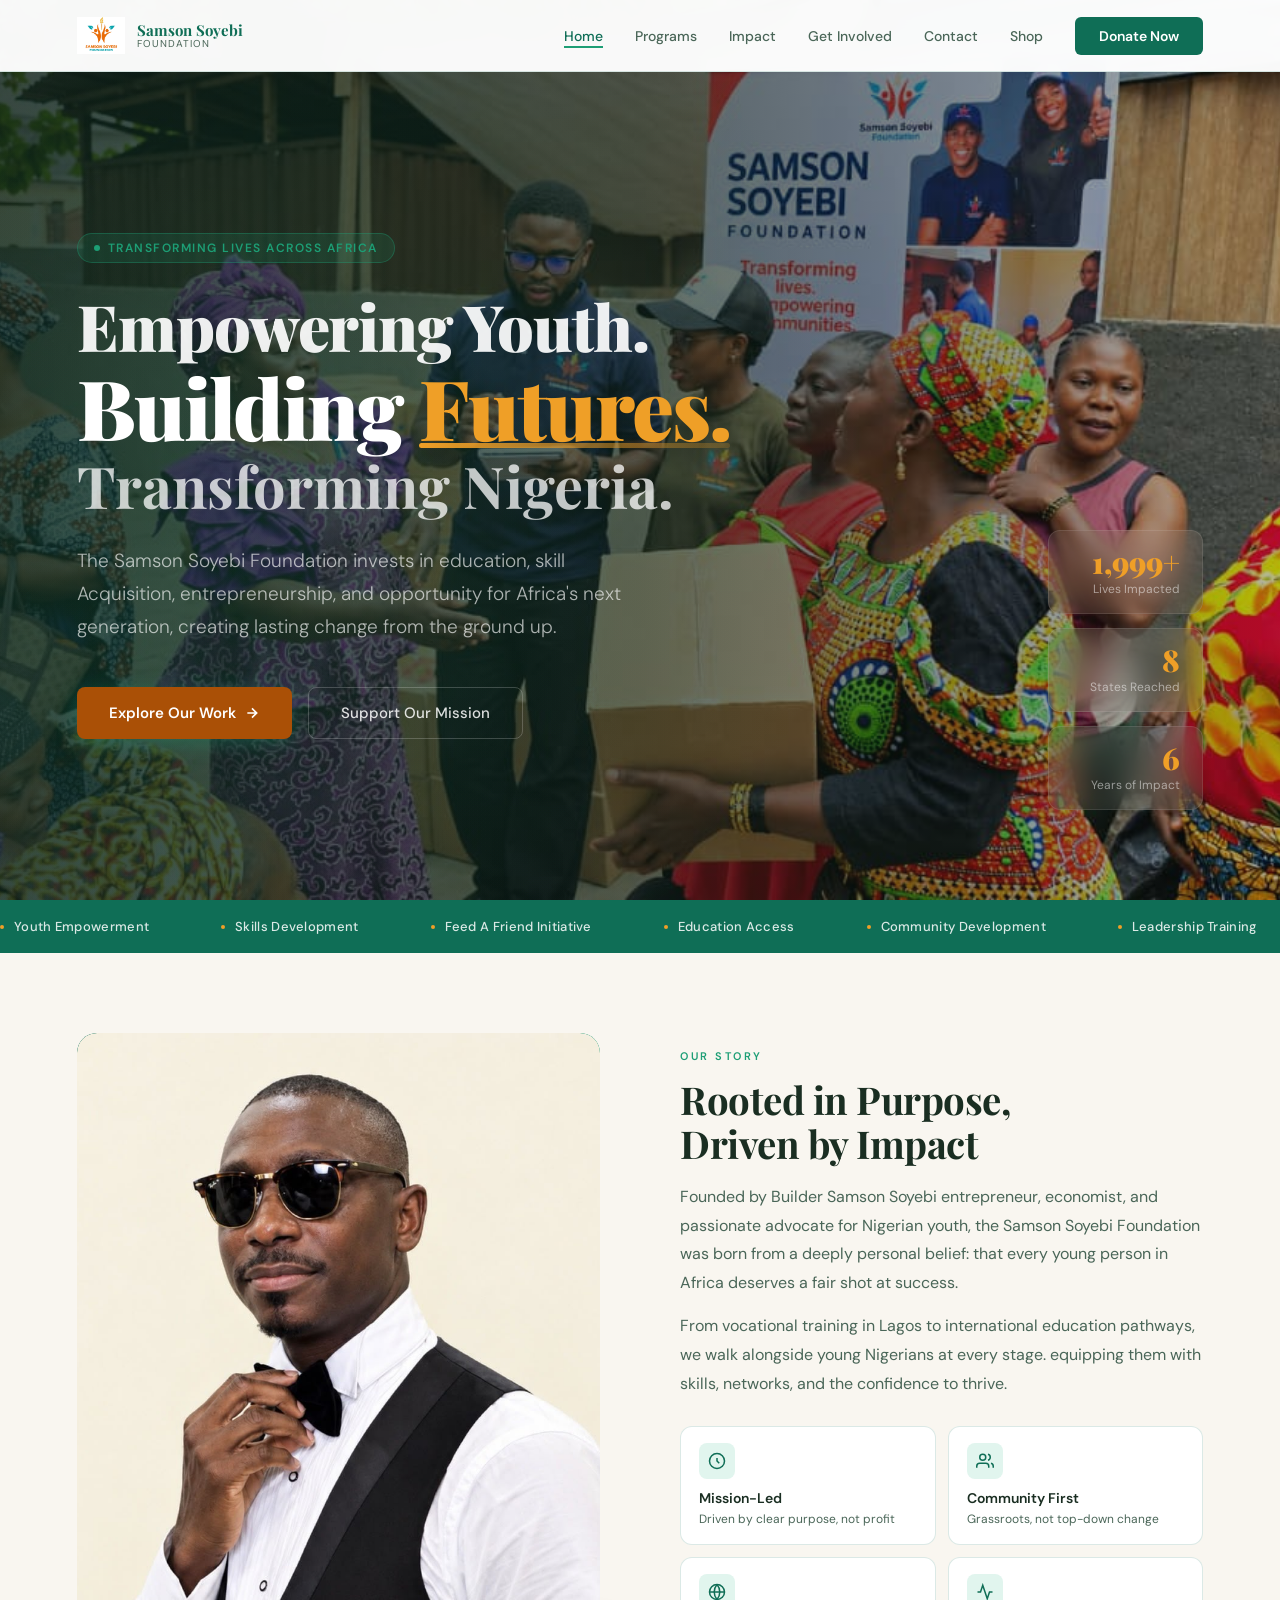
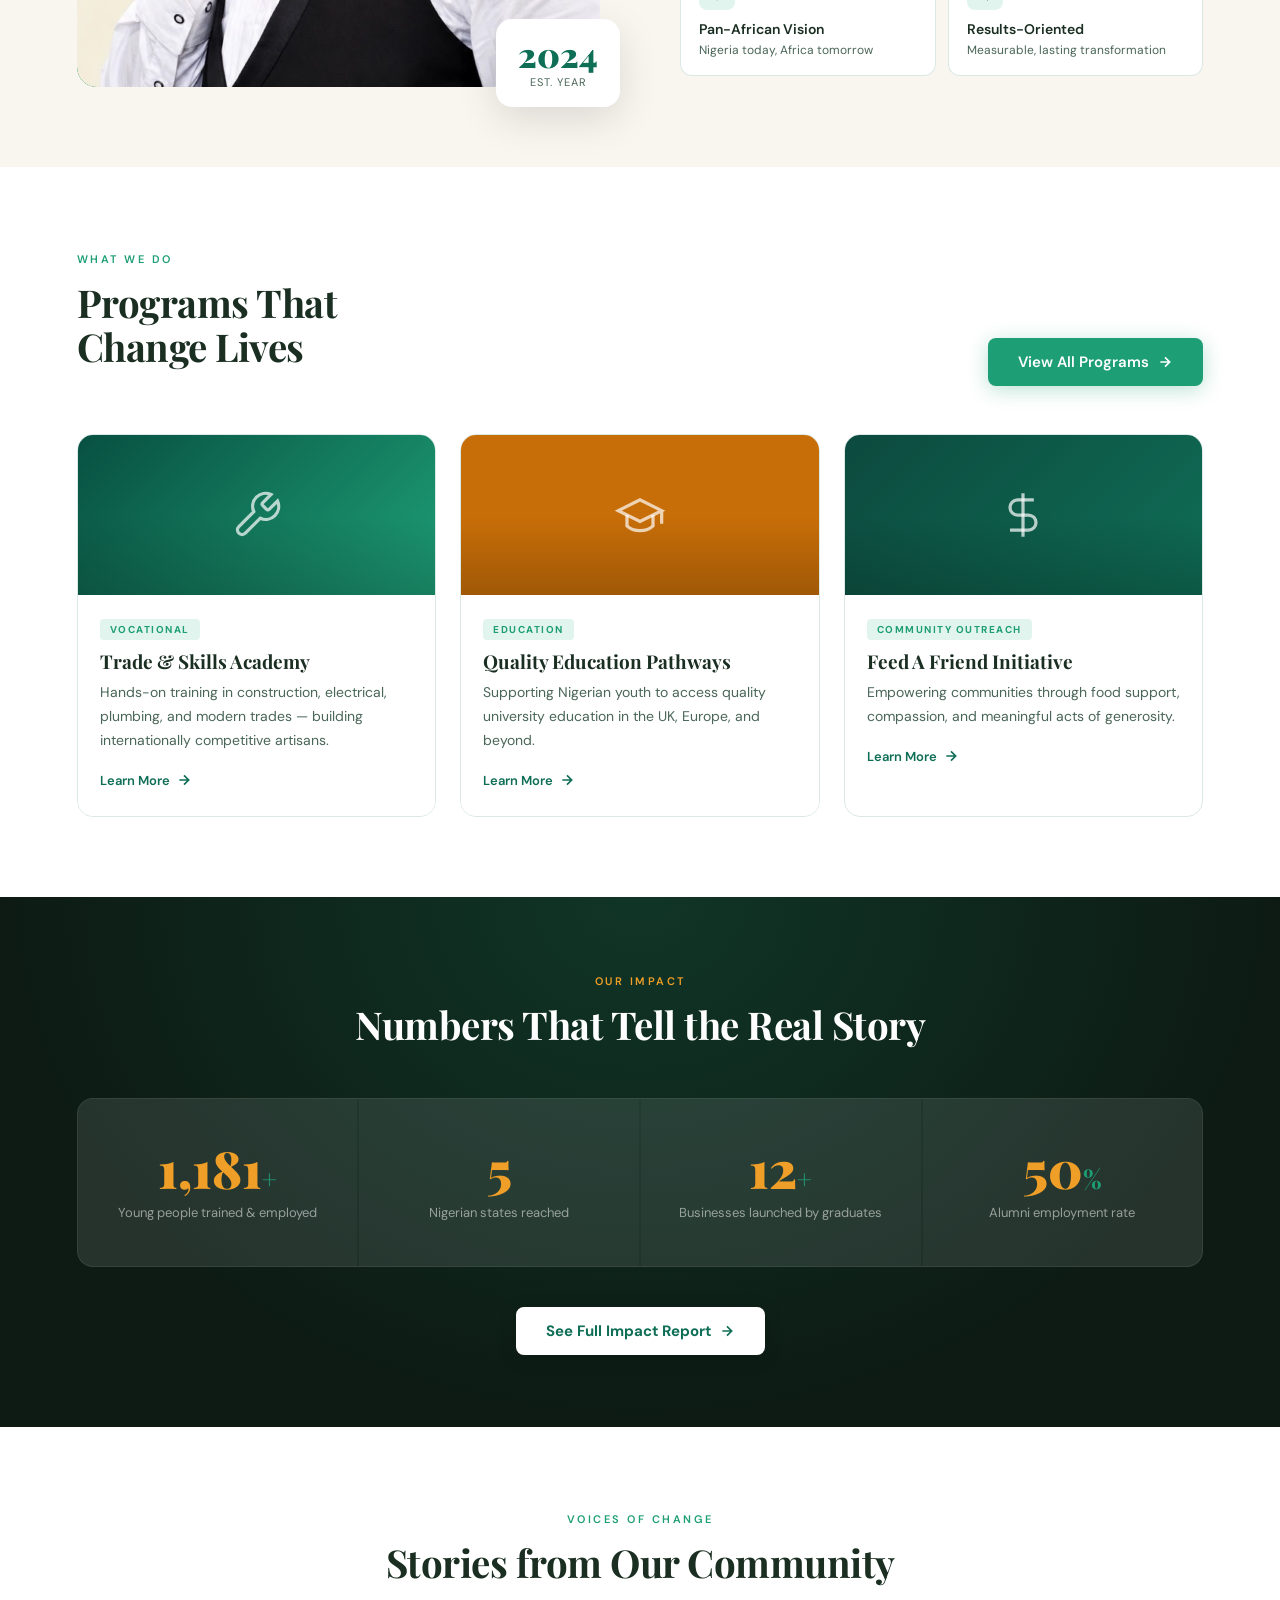
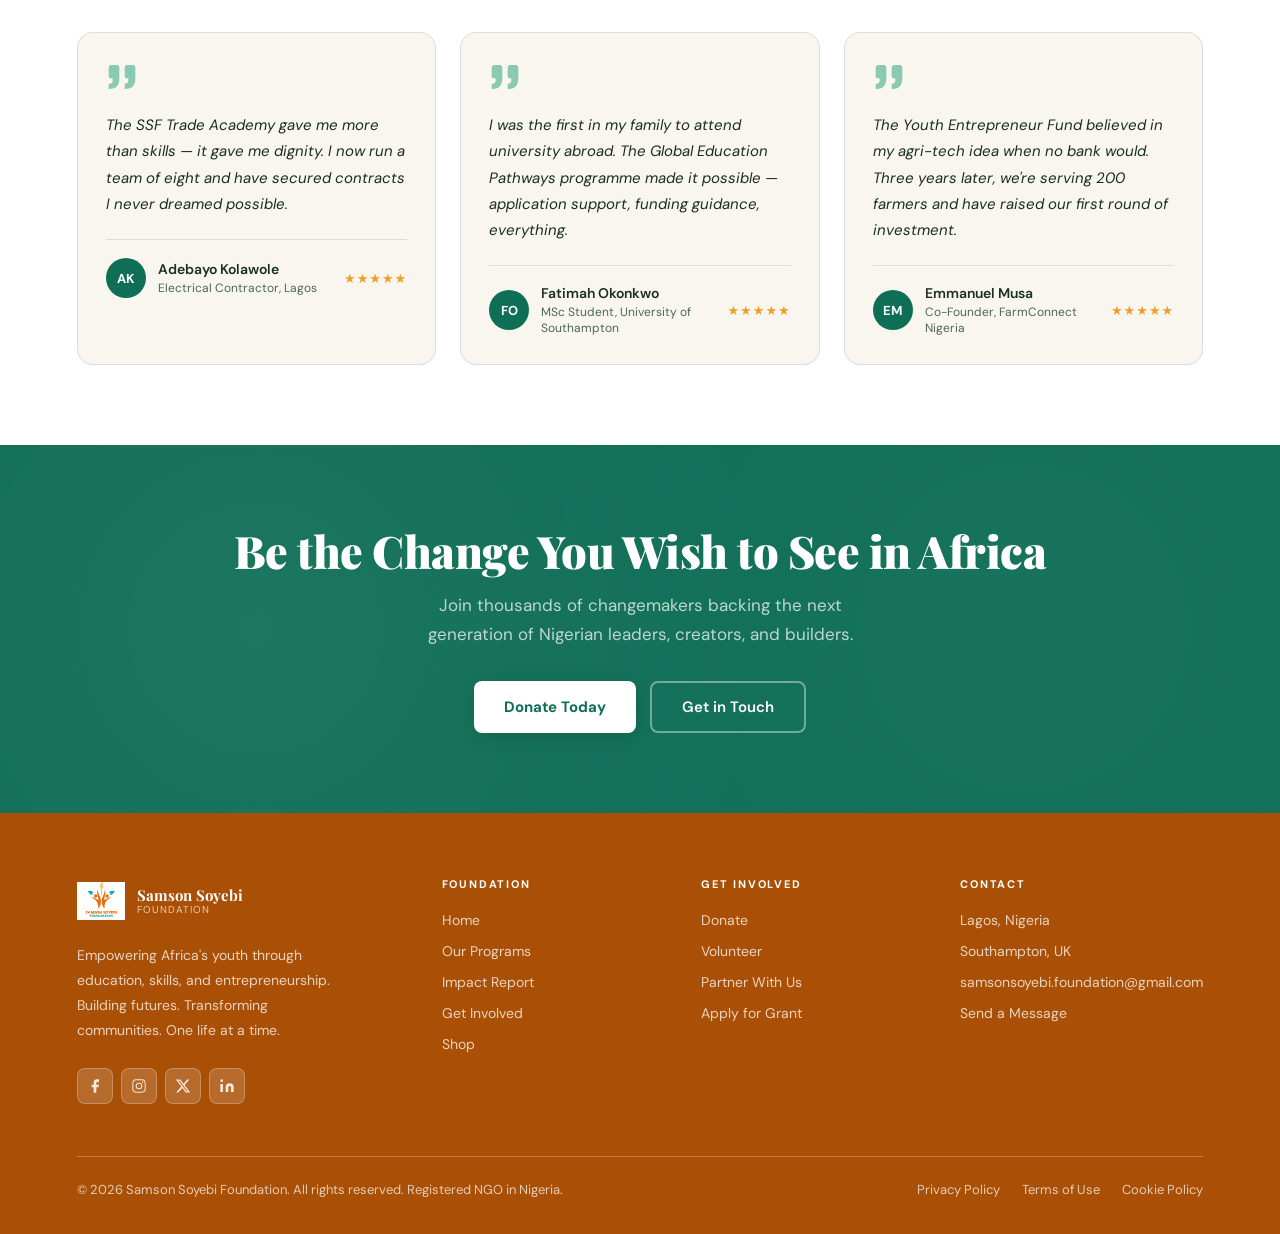
<file: index.html>
<!DOCTYPE html>
<!-- SSF HOME PAGE — Samson Soyebi Foundation | index.html -->
<html lang="en">
<head>
<meta charset="UTF-8">
<meta name="viewport" content="width=device-width, initial-scale=1.0">
<title>Samson Soyebi Foundation — Empowering Africa's Future</title>
<link href="https://fonts.googleapis.com/css2?family=Playfair+Display:wght@400;600;700;900&family=DM+Sans:wght@300;400;500;600&display=swap" rel="stylesheet">
<link rel="stylesheet" href="shared.css">
<style>
  /* ── HERO ── */
  .hero {
    min-height: 100vh;
    background:
      linear-gradient(
        to right,
        rgba(13,27,20,0.82) 0%,
        rgba(13,27,20,0.65) 50%,
        rgba(13,27,20,0.30) 100%
      ),
      url('images/new-hero-background-imagine.jpeg') center 5% / cover no-repeat;
    display: flex; align-items: center;
    position: relative; overflow: hidden;
    padding-top: var(--nav-h);
  }
  .hero-bg-pattern {
    position: absolute; inset: 0;
    background-image:
      radial-gradient(circle at 20% 50%, rgba(29,158,117,0.12) 0%, transparent 55%),
      radial-gradient(circle at 5% 80%, rgba(15,110,86,0.10) 0%, transparent 40%);
  }
  .hero-grid-lines { display: none; }
  .hero-content {
    position: relative; z-index: 2;
    padding: 0 6%; max-width: 880px;
    animation: heroIn .9s ease forwards;
    opacity: 0; transform: translateY(30px);
  }
  @keyframes heroIn { to { opacity:1; transform:translateY(0); } }
  .hero-badge {
    display: inline-flex; align-items: center; gap: 8px;
    background: rgba(29,158,117,0.15);
    border: 1px solid rgba(29,158,117,0.35);
    border-radius: 100px; padding: 6px 16px;
    font-size: 12px; color: var(--ssf-green-light);
    letter-spacing: 1.5px; text-transform: uppercase;
    font-weight: 600; margin-bottom: 28px;
  }
  .hero-badge-dot {
    width: 6px; height: 6px;
    background: var(--ssf-green-light);
    border-radius: 50%;
    animation: pulse 2s ease infinite;
  }
  @keyframes pulse {
    0%,100% { opacity:1; transform:scale(1); }
    50% { opacity:.5; transform:scale(.8); }
  }
  .hero-title {
    font-family: var(--font-display);
    font-weight: 900;
    color: white;
    line-height: 1.08;
    margin-bottom: 28px;
    letter-spacing: -1.5px;
    display: flex;
    flex-direction: column;
    gap: 2px;
  }
  .hero-line {
    display: block;
    font-size: clamp(44px, 5.5vw, 80px);
    white-space: nowrap;
  }
  .hero-line:nth-child(1) {
    font-size: clamp(40px, 5vw, 72px);
    color: rgba(255,255,255,0.92);
    letter-spacing: -1px;
  }
  .hero-line:nth-child(2) {
    font-size: clamp(48px, 6.5vw, 90px);
    letter-spacing: -2px;
  }
  .hero-line:nth-child(3) {
    font-size: clamp(36px, 4.5vw, 64px);
    color: rgba(255,255,255,0.75);
    font-weight: 700;
    letter-spacing: 0px;
  }
  .hero-title .highlight {
    color: var(--ssf-gold-light);
    position: relative;
    display: inline-block;
  }
  .hero-title .highlight::after {
    content: '';
    position: absolute;
    bottom: 4px; left: 0; right: 0;
    height: 5px;
    background: linear-gradient(90deg, var(--ssf-gold-light), rgba(239,159,39,0.2));
    border-radius: 3px;
    animation: underlineGrow 1.5s .8s ease forwards;
    transform: scaleX(0); transform-origin: left;
  }
  @keyframes underlineGrow { to { transform: scaleX(1); } }
  .hero-desc {
    font-size: clamp(16px,1.8vw,19px);
    color: rgba(255,255,255,.65);
    line-height: 1.75; max-width: 560px;
    margin-bottom: 44px; font-weight: 300;
  }
  .hero-actions { display: flex; gap: 16px; flex-wrap: wrap; }
  .hero-btn-primary {
    display: inline-flex; align-items: center; gap: 8px;
    background: var(--ssf-footer); color: white;
    font-size: 15px; font-weight: 600;
    padding: 15px 32px; border-radius: 8px;
    text-decoration: none;
    transition: background .2s, transform .15s, box-shadow .2s;
    box-shadow: 0 4px 20px rgba(29,158,117,.35);
  }
  .hero-btn-primary:hover {
    background: var(--ssf-gold-light); transform: translateY(-2px);
    box-shadow: 0 8px 30px rgba(29,158,117,.5);
  }
  .hero-btn-secondary {
    display: inline-flex; align-items: center; gap: 8px;
    background: transparent; color: rgba(255,255,255,.85);
    font-size: 15px; font-weight: 500;
    padding: 15px 32px; border-radius: 8px;
    text-decoration: none;
    border: 1px solid rgba(255,255,255,.2);
    transition: border-color .2s, color .2s, background .2s;
  }
  .hero-btn-secondary:hover {
    border-color: rgba(255,255,255,.5);
    background: rgba(255,255,255,.06); color: white;
  }
  .hero-stats {
    position: absolute; right: 6%; bottom: 10%;
    z-index: 2; display: flex; flex-direction: column; gap: 14px;
    animation: heroIn 1s .3s ease forwards;
    opacity: 0; transform: translateY(30px);
  }
  .hero-stat-card {
    background: rgba(255,255,255,.06);
    border: 1px solid rgba(255,255,255,.1);
    backdrop-filter: blur(16px);
    border-radius: 12px; padding: 16px 22px;
    text-align: right; min-width: 155px;
    transition: border-color .2s, background .2s;
  }
  .hero-stat-card:hover {
    background: rgba(255,255,255,.1);
    border-color: rgba(29,158,117,.4);
  }
  .hero-stat-num {
    font-family: var(--font-display);
    font-size: 30px; font-weight: 900;
    color: var(--ssf-gold-light); line-height: 1;
  }
  .hero-stat-label { font-size: 12px; color: rgba(255,255,255,.5); margin-top: 4px; }
  .hero-scroll {
    position: absolute; bottom: 30px; left: 50%; transform: translateX(-50%);
    display: flex; flex-direction: column; align-items: center; gap: 8px;
    z-index: 2; animation: bounce 2s ease infinite;
  }
  @keyframes bounce {
    0%,100% { transform: translateX(-50%) translateY(0); }
    50% { transform: translateX(-50%) translateY(8px); }
  }
  .hero-scroll span { font-size: 10px; color: rgba(255,255,255,.3); letter-spacing: 2px; text-transform: uppercase; }
  .hero-scroll-line { width: 1px; height: 36px; background: linear-gradient(to bottom, rgba(29,158,117,.6), transparent); }

  /* ── ABOUT PREVIEW ── */
  .about-preview { background: var(--ssf-cream); }
  .about-inner {
    display: grid; grid-template-columns: 1fr 1fr;
    gap: 80px; align-items: center;
  }
  .about-visual { position: relative; }
  .about-img-frame {
    width: 100%; aspect-ratio: 4/5;
    background: linear-gradient(135deg, var(--ssf-green) 0%, var(--ssf-green-light) 50%, var(--ssf-gold) 100%);
    border-radius: 20px; position: relative; overflow: hidden;
  }
  .about-img-frame::before {
    content: ''; position: absolute; inset: 0; z-index: 1;
    background-image:
      radial-gradient(circle at 30% 70%, rgba(255,255,255,.08) 0%, transparent 50%),
      radial-gradient(circle at 70% 20%, rgba(255,255,255,.06) 0%, transparent 40%);
  }
  .about-img-inner { width: 100%; height: 100%; position: relative; z-index: 2; }
  .about-img-photo {
    width: 100%; height: 100%;
    object-fit: cover; object-position: center top;
    display: block; border-radius: 20px;
  }
  .about-badge-float {
    position: absolute; bottom: -20px; right: -20px;
    background: white; border-radius: 16px;
    padding: 18px 22px;
    box-shadow: 0 12px 40px rgba(0,0,0,.12);
    text-align: center; z-index: 30;
  }
  .about-badge-num {
    font-family: var(--font-display); font-size: 34px;
    font-weight: 900; color: var(--ssf-green);
    line-height: 1; display: block;
  }
  .about-badge-label {
    font-size: 11px; color: var(--ssf-muted);
    text-transform: uppercase; letter-spacing: 1px;
    margin-top: 4px; display: block;
  }
  .about-pillars {
    display: grid; grid-template-columns: 1fr 1fr;
    gap: 12px; margin-top: 28px;
  }
  .about-pillar {
    background: white; border-radius: 12px;
    padding: 16px 18px;
    border: 1px solid var(--ssf-border);
    transition: border-color .2s, box-shadow .2s, transform .2s;
  }
  .about-pillar:hover {
    border-color: var(--ssf-green-light);
    box-shadow: 0 4px 16px rgba(15,110,86,.1);
    transform: translateY(-2px);
  }
  .pillar-icon {
    width: 36px; height: 36px;
    background: var(--ssf-green-pale);
    border-radius: 8px;
    display: flex; align-items: center; justify-content: center;
    color: var(--ssf-green); margin-bottom: 10px;
  }
  .pillar-icon svg { width: 18px; height: 18px; }
  .pillar-name { font-size: 14px; font-weight: 600; color: var(--ssf-text); }
  .pillar-desc { font-size: 12px; color: var(--ssf-muted); margin-top: 3px; line-height: 1.5; }

  /* ── PROGRAMS PREVIEW ── */
  .programs-preview { background: white; }
  .programs-header {
    display: flex; justify-content: space-between; align-items: flex-end;
    margin-bottom: 48px; flex-wrap: wrap; gap: 20px;
  }
  .programs-grid { display: grid; grid-template-columns: repeat(3,1fr); gap: 24px; }
  .program-card {
    border-radius: 16px; overflow: hidden;
    border: 1px solid var(--ssf-border);
    transition: transform .3s, box-shadow .3s;
  }
  .program-card:hover {
    transform: translateY(-8px);
    box-shadow: 0 24px 60px rgba(15,110,86,.14);
  }
  .program-card-visual {
    height: 160px;
    display: flex; align-items: center; justify-content: center;
    position: relative; overflow: hidden;
  }
  .program-card-visual svg { width: 52px; height: 52px; color: rgba(255,255,255,.7); position: relative; z-index: 1; }
  .program-card-visual::after {
    content: ''; position: absolute; inset: 0;
    background: linear-gradient(to bottom, transparent 50%, rgba(0,0,0,.2));
  }
  .pc-1 .program-card-visual { background: linear-gradient(135deg,#085041,#1D9E75); }
  .pc-2 .program-card-visual { background: linear-gradient(135deg,#c86e08,#c86e08); }
  .pc-3 .program-card-visual { background: linear-gradient(135deg,#0c4a3e,#0F6E56); }
  .program-card-body { padding: 22px 22px 26px; background: white; }
  .program-tag {
    display: inline-block; font-size: 10px; font-weight: 700;
    letter-spacing: 1.5px; text-transform: uppercase;
    color: var(--ssf-green-light); background: var(--ssf-green-pale);
    padding: 4px 10px; border-radius: 4px; margin-bottom: 10px;
  }
  .program-name {
    font-family: var(--font-display); font-size: 19px;
    font-weight: 700; color: var(--ssf-text);
    margin-bottom: 8px; line-height: 1.2;
  }
  .program-desc { font-size: 14px; color: var(--ssf-muted); line-height: 1.7; margin-bottom: 16px; }
  .program-link {
    display: inline-flex; align-items: center; gap: 6px;
    font-size: 13px; font-weight: 600; color: var(--ssf-green);
    text-decoration: none; transition: gap .2s, color .2s;
  }
  .program-link:hover { gap: 10px; color: var(--ssf-green-light); }
  .program-link svg { width: 16px; height: 16px; transition: transform .2s; }
  .program-link:hover svg { transform: translateX(3px); }

  /* ── IMPACT STRIP ── */
  .impact-strip {
    background: var(--ssf-dark); padding: 72px 6%;
    position: relative; overflow: hidden;
  }
  .impact-strip::before {
    content: ''; position: absolute; inset: 0;
    background: radial-gradient(ellipse at 50% 0%, rgba(29,158,117,.2) 0%, transparent 70%);
  }
  .impact-grid {
    display: grid; grid-template-columns: repeat(4,1fr);
    gap: 2px; margin-top: 52px;
    background: rgba(255,255,255,.08);
    border-radius: 16px; overflow: hidden;
    border: 1px solid rgba(255,255,255,.1);
    position: relative; z-index: 1;
  }
  .impact-item {
    padding: 44px 20px; text-align: center;
    background: rgba(255,255,255,.03);
    transition: background .2s;
  }
  .impact-item:hover { background: rgba(29,158,117,.1); }
  .impact-num {
    font-family: var(--font-display);
    font-size: clamp(36px,4vw,60px); font-weight: 900;
    color: var(--ssf-gold-light); line-height: 1; display: block;
  }
  .impact-plus { font-size: 26px; color: var(--ssf-green-light); }
  .impact-label {
    font-size: 13px; color: rgba(255,255,255,.52);
    margin-top: 10px; line-height: 1.4;
  }

  /* ── TESTIMONIALS ── */
  .testimonials-section { background: white; }
  .testimonials-grid {
    display: grid; grid-template-columns: repeat(3,1fr);
    gap: 24px; margin-top: 48px;
  }
  .testimonial-card {
    background: var(--ssf-cream); border-radius: 16px;
    padding: 28px; border: 1px solid var(--ssf-border);
    transition: transform .25s, box-shadow .25s;
  }
  .testimonial-card:hover {
    transform: translateY(-4px);
    box-shadow: 0 12px 40px rgba(15,110,86,.1);
  }
  .quote-icon { color: var(--ssf-green-light); margin-bottom: 14px; opacity: .5; }
  .quote-icon svg { width: 32px; height: 32px; }
  .testimonial-text {
    font-size: 15px; color: var(--ssf-text);
    line-height: 1.75; margin-bottom: 22px;
    font-style: italic;
  }
  .testimonial-author {
    display: flex; align-items: center; gap: 12px;
    border-top: 1px solid var(--ssf-border); padding-top: 18px;
  }
  .t-avatar {
    width: 40px; height: 40px; border-radius: 50%;
    background: var(--ssf-green);
    display: flex; align-items: center; justify-content: center;
    font-size: 13px; font-weight: 700; color: white; flex-shrink: 0;
  }
  .t-name { font-weight: 600; font-size: 14px; color: var(--ssf-text); }
  .t-role { font-size: 12px; color: var(--ssf-muted); margin-top: 2px; }
  .t-stars { margin-left: auto; color: var(--ssf-gold-light); font-size: 13px; letter-spacing: 1px; }

  /* ── CTA BANNER ── */
  .cta-banner {
    background: var(--ssf-green); padding: 80px 6%;
    text-align: center; position: relative; overflow: hidden;
  }
  .cta-banner::before {
    content: ''; position: absolute; inset: 0;
    background:
      radial-gradient(circle at 20% 50%, rgba(255,255,255,.06) 0%, transparent 50%),
      radial-gradient(circle at 80% 50%, rgba(255,255,255,.04) 0%, transparent 50%);
  }
  .cta-inner { position: relative; z-index: 1; }
  .cta-inner h2 {
    font-family: var(--font-display);
    font-size: clamp(28px,3.5vw,46px); font-weight: 900;
    color: white; line-height: 1.15;
    margin-bottom: 14px; letter-spacing: -.5px;
  }
  .cta-inner p {
    font-size: 17px; color: rgba(255,255,255,.72);
    max-width: 480px; margin: 0 auto 32px; line-height: 1.7;
  }
  .cta-actions { display: flex; gap: 14px; justify-content: center; flex-wrap: wrap; }
  .btn-outline-white {
    display: inline-flex; align-items: center; gap: 8px;
    background: transparent; color: white;
    font-size: 15px; font-weight: 600;
    padding: 14px 30px; border-radius: 8px;
    text-decoration: none;
    border: 2px solid rgba(255,255,255,.4);
    transition: border-color .2s, background .2s;
  }
  .btn-outline-white:hover { border-color: white; background: rgba(255,255,255,.08); }

  @media (max-width:1024px) {
    .about-inner { grid-template-columns:1fr; gap:48px; }
    .about-visual { max-width:380px; }
    .programs-grid { grid-template-columns:1fr 1fr; }
    .impact-grid { grid-template-columns:1fr 1fr; }
    .hero-stats { display:none; }
  }
  @media (max-width:768px) {
    .programs-grid, .testimonials-grid { grid-template-columns:1fr; }
    .about-pillars { grid-template-columns:1fr; }
    .hero-line:nth-child(1) { font-size: 36px; }
    .hero-line:nth-child(2) { font-size: 42px; }
    .hero-line:nth-child(3) { font-size: 30px; }
    .hero-line { white-space: normal; }
  }
</style>
</head>
<body data-page="home">

<!-- HERO -->
<section class="hero" id="home">
  <div class="hero-bg-pattern"></div>
  <div class="hero-content">
    <div class="hero-badge">
      <div class="hero-badge-dot"></div>
      Transforming Lives Across Africa
    </div>
    <h1 class="hero-title">
      <span class="hero-line">Empowering Youth.</span>
      <span class="hero-line">Building <span class="highlight">Futures.</span></span>
      <span class="hero-line">Transforming Nigeria.</span>
    </h1>
    <p class="hero-desc">The Samson Soyebi Foundation invests in education, skill Acquisition, entrepreneurship, and opportunity for Africa's next generation, creating lasting change from the ground up.</p>
    <div class="hero-actions">
      <a href="programs" class="hero-btn-primary">Explore Our Work <svg width="16" height="16" viewBox="0 0 24 24" fill="none" stroke="currentColor" stroke-width="2.5"><path d="M5 12h14M12 5l7 7-7 7"/></svg></a>
      <a href="donate" class="hero-btn-secondary">Support Our Mission</a>
    </div>
  </div>
  <div class="hero-stats">
    <div class="hero-stat-card">
      <div class="hero-stat-num"><span class="counting" data-target="2000">0</span>+</div>
      <div class="hero-stat-label">Lives Impacted</div>
    </div>
    <div class="hero-stat-card">
      <div class="hero-stat-num"><span class="counting" data-target="8">0</span></div>
      <div class="hero-stat-label">States Reached</div>
    </div>
    <div class="hero-stat-card">
      <div class="hero-stat-num"><span class="counting" data-target="6">0</span></div>
      <div class="hero-stat-label">Years of Impact</div>
    </div>
  </div>
  <div class="hero-scroll">
  </div>
</section>

<!-- ABOUT PREVIEW -->
<section class="content-section about-preview">
  <div class="about-inner">
    <div class="about-visual fade-up">
      <div class="about-img-frame">
        <div class="about-img-inner">
          <img src="images/samson-photo1.jpeg" alt="Samson Soyebi – Founder & Visionary" class="about-img-photo"/>
        </div>
      </div>
      <div class="about-badge-float">
        <span class="about-badge-num">2024</span>
        <span class="about-badge-label">Est. Year</span>
      </div>
    </div>
    <div class="fade-up">
      <span class="section-tag">Our Story</span>
      <h2 class="section-title">Rooted in Purpose,<br>Driven by Impact</h2>
      <p class="section-desc">Founded by Builder Samson Soyebi entrepreneur, economist, and passionate advocate for Nigerian youth, the Samson Soyebi Foundation was born from a deeply personal belief: that every young person in Africa deserves a fair shot at success.</p>
      <p class="section-desc" style="margin-top:14px;">From vocational training in Lagos to international education pathways, we walk alongside young Nigerians at every stage. equipping them with skills, networks, and the confidence to thrive.</p>
      <div class="about-pillars">
        <div class="about-pillar fade-up">
          <div class="pillar-icon"><svg viewBox="0 0 24 24" fill="none" stroke="currentColor" stroke-width="2"><circle cx="12" cy="12" r="10"/><path d="M12 8v4l3 3"/></svg></div>
          <div class="pillar-name">Mission-Led</div>
          <div class="pillar-desc">Driven by clear purpose, not profit</div>
        </div>
        <div class="about-pillar fade-up">
          <div class="pillar-icon"><svg viewBox="0 0 24 24" fill="none" stroke="currentColor" stroke-width="2"><path d="M17 21v-2a4 4 0 00-4-4H5a4 4 0 00-4 4v2"/><circle cx="9" cy="7" r="4"/><path d="M23 21v-2a4 4 0 00-3-3.87M16 3.13a4 4 0 010 7.75"/></svg></div>
          <div class="pillar-name">Community First</div>
          <div class="pillar-desc">Grassroots, not top-down change</div>
        </div>
        <div class="about-pillar fade-up">
          <div class="pillar-icon"><svg viewBox="0 0 24 24" fill="none" stroke="currentColor" stroke-width="2"><circle cx="12" cy="12" r="10"/><line x1="2" y1="12" x2="22" y2="12"/><path d="M12 2a15.3 15.3 0 010 20M12 2a15.3 15.3 0 000 20"/></svg></div>
          <div class="pillar-name">Pan-African Vision</div>
          <div class="pillar-desc">Nigeria today, Africa tomorrow</div>
        </div>
        <div class="about-pillar fade-up">
          <div class="pillar-icon"><svg viewBox="0 0 24 24" fill="none" stroke="currentColor" stroke-width="2"><polyline points="22 12 18 12 15 21 9 3 6 12 2 12"/></svg></div>
          <div class="pillar-name">Results-Oriented</div>
          <div class="pillar-desc">Measurable, lasting transformation</div>
        </div>
      </div>
    </div>
  </div>
</section>

<!-- PROGRAMS PREVIEW -->
<section class="content-section programs-preview">
  <div class="programs-header">
    <div>
      <span class="section-tag">What We Do</span>
      <h2 class="section-title">Programs That<br>Change Lives</h2>
    </div>
    <a href="programs" class="btn-primary">View All Programs <svg width="16" height="16" viewBox="0 0 24 24" fill="none" stroke="currentColor" stroke-width="2.5"><path d="M5 12h14M12 5l7 7-7 7"/></svg></a>
  </div>
  <div class="programs-grid">
    <div class="program-card pc-1 fade-up">
      <div class="program-card-visual">
        <svg viewBox="0 0 24 24" fill="none" stroke="currentColor" stroke-width="1.5"><path d="M14.7 6.3a1 1 0 000 1.4l1.6 1.6a1 1 0 001.4 0l3.77-3.77a6 6 0 01-7.94 7.94l-6.91 6.91a2.12 2.12 0 01-3-3l6.91-6.91a6 6 0 017.94-7.94l-3.76 3.76z"/></svg>
      </div>
      <div class="program-card-body">
        <span class="program-tag">Vocational</span>
        <div class="program-name">Trade & Skills Academy</div>
        <p class="program-desc">Hands-on training in construction, electrical, plumbing, and modern trades — building internationally competitive artisans.</p>
        <a href="programs#skills" class="program-link">Learn More <svg viewBox="0 0 24 24" fill="none" stroke="currentColor" stroke-width="2.5"><path d="M5 12h14M12 5l7 7-7 7"/></svg></a>
      </div>
    </div>
    <div class="program-card pc-2 fade-up">
      <div class="program-card-visual">
        <svg viewBox="0 0 24 24" fill="none" stroke="currentColor" stroke-width="1.5"><path d="M22 10v6M2 10l10-5 10 5-10 5z"/><path d="M6 12v5c3 3 9 3 12 0v-5"/></svg>
      </div>
      <div class="program-card-body">
        <span class="program-tag">Education</span>
        <div class="program-name">Quality Education Pathways</div>
        <p class="program-desc">Supporting Nigerian youth to access quality university education in the UK, Europe, and beyond.</p>
        <a href="programs#education" class="program-link">Learn More <svg viewBox="0 0 24 24" fill="none" stroke="currentColor" stroke-width="2.5"><path d="M5 12h14M12 5l7 7-7 7"/></svg></a>
      </div>
    </div>
    <div class="program-card pc-3 fade-up">
      <div class="program-card-visual">
        <svg viewBox="0 0 24 24" fill="none" stroke="currentColor" stroke-width="1.5"><line x1="12" y1="2" x2="12" y2="22"/><path d="M17 5H9.5a3.5 3.5 0 000 7h5a3.5 3.5 0 010 7H6"/></svg>
      </div>
      <div class="program-card-body">
        <span class="program-tag">Community Outreach</span>
        <div class="program-name">Feed A Friend Initiative</div>
        <p class="program-desc">Empowering communities through food support, compassion, and meaningful acts of generosity.</p>
        <a href="programs#enterprise" class="program-link">Learn More <svg viewBox="0 0 24 24" fill="none" stroke="currentColor" stroke-width="2.5"><path d="M5 12h14M12 5l7 7-7 7"/></svg></a>
      </div>
    </div>
  </div>
</section>

<!-- IMPACT STRIP -->
<section class="impact-strip">
  <div style="position:relative;z-index:1;text-align:center;">
    <span class="section-tag" style="color:var(--ssf-gold-light);">Our Impact</span>
    <h2 class="section-title" style="color:white;margin:0 auto 0;">Numbers That Tell the Real Story</h2>
  </div>
  <div class="impact-grid">
    <div class="impact-item fade-up">
      <span class="impact-num"><span class="counting" data-target="2000">0</span><span class="impact-plus">+</span></span>
      <div class="impact-label">Young people trained &amp; employed</div>
    </div>
    <div class="impact-item fade-up">
      <span class="impact-num"><span class="counting" data-target="8">0</span></span>
      <div class="impact-label">Nigerian states reached</div>
    </div>
    <div class="impact-item fade-up">
      <span class="impact-num"><span class="counting" data-target="20">0</span><span class="impact-plus">+</span></span>
      <div class="impact-label">Businesses launched by graduates</div>
    </div>
    <div class="impact-item fade-up">
      <span class="impact-num"><span class="counting" data-target="85">0</span><span class="impact-plus">%</span></span>
      <div class="impact-label">Alumni employment rate</div>
    </div>
  </div>
  <div style="text-align:center;margin-top:40px;position:relative;z-index:1;">
    <a href="impact" class="btn-white">See Full Impact Report <svg width="16" height="16" viewBox="0 0 24 24" fill="none" stroke="currentColor" stroke-width="2.5"><path d="M5 12h14M12 5l7 7-7 7"/></svg></a>
  </div>
</section>

<!-- TESTIMONIALS -->
<section class="content-section testimonials-section">
  <div style="text-align:center;">
    <span class="section-tag">Voices of Change</span>
    <h2 class="section-title">Stories from Our Community</h2>
  </div>
  <div class="testimonials-grid">
    <div class="testimonial-card fade-up">
      <div class="quote-icon"><svg viewBox="0 0 24 24" fill="currentColor"><path d="M3 21c3 0 7-1 7-8V5c0-1.25-.756-2.017-2-2H4c-1.25 0-2 .75-2 1.972V11c0 1.25.75 2 2 2 1 0 1 0 1 1v1c0 1-1 2-2 2s-1 .008-1 1.031V20c0 1 0 1 1 1zm12 0c3 0 7-1 7-8V5c0-1.25-.757-2.017-2-2h-4c-1.25 0-2 .75-2 1.972V11c0 1.25.75 2 2 2h.75c0 2.25.25 4-2.75 4v3c0 1 0 1 1 1z"/></svg></div>
      <p class="testimonial-text">The SSF Trade Academy gave me more than skills — it gave me dignity. I now run a team of eight and have secured contracts I never dreamed possible.</p>
      <div class="testimonial-author">
        <div class="t-avatar">AK</div>
        <div><div class="t-name">Adebayo Kolawole</div><div class="t-role">Electrical Contractor, Lagos</div></div>
        <div class="t-stars">★★★★★</div>
      </div>
    </div>
    <div class="testimonial-card fade-up">
      <div class="quote-icon"><svg viewBox="0 0 24 24" fill="currentColor"><path d="M3 21c3 0 7-1 7-8V5c0-1.25-.756-2.017-2-2H4c-1.25 0-2 .75-2 1.972V11c0 1.25.75 2 2 2 1 0 1 0 1 1v1c0 1-1 2-2 2s-1 .008-1 1.031V20c0 1 0 1 1 1zm12 0c3 0 7-1 7-8V5c0-1.25-.757-2.017-2-2h-4c-1.25 0-2 .75-2 1.972V11c0 1.25.75 2 2 2h.75c0 2.25.25 4-2.75 4v3c0 1 0 1 1 1z"/></svg></div>
      <p class="testimonial-text">I was the first in my family to attend university abroad. The Global Education Pathways programme made it possible — application support, funding guidance, everything.</p>
      <div class="testimonial-author">
        <div class="t-avatar">FO</div>
        <div><div class="t-name">Fatimah Okonkwo</div><div class="t-role">MSc Student, University of Southampton</div></div>
        <div class="t-stars">★★★★★</div>
      </div>
    </div>
    <div class="testimonial-card fade-up">
      <div class="quote-icon"><svg viewBox="0 0 24 24" fill="currentColor"><path d="M3 21c3 0 7-1 7-8V5c0-1.25-.756-2.017-2-2H4c-1.25 0-2 .75-2 1.972V11c0 1.25.75 2 2 2 1 0 1 0 1 1v1c0 1-1 2-2 2s-1 .008-1 1.031V20c0 1 0 1 1 1zm12 0c3 0 7-1 7-8V5c0-1.25-.757-2.017-2-2h-4c-1.25 0-2 .75-2 1.972V11c0 1.25.75 2 2 2h.75c0 2.25.25 4-2.75 4v3c0 1 0 1 1 1z"/></svg></div>
      <p class="testimonial-text">The Youth Entrepreneur Fund believed in my agri-tech idea when no bank would. Three years later, we're serving 200 farmers and have raised our first round of investment.</p>
      <div class="testimonial-author">
        <div class="t-avatar">EM</div>
        <div><div class="t-name">Emmanuel Musa</div><div class="t-role">Co-Founder, FarmConnect Nigeria</div></div>
        <div class="t-stars">★★★★★</div>
      </div>
    </div>
  </div>
</section>

<!-- CTA BANNER -->
<section class="cta-banner">
  <div class="cta-inner">
    <h2>Be the Change You Wish to See in Africa</h2>
    <p>Join thousands of changemakers backing the next generation of Nigerian leaders, creators, and builders.</p>
    <div class="cta-actions">
      <a href="donate" class="btn-white">Donate Today</a>
      <a href="contact" class="btn-outline-white">Get in Touch</a>
    </div>
  </div>
</section>

<script src="shared.js"></script>
</body>
</html>
</file>
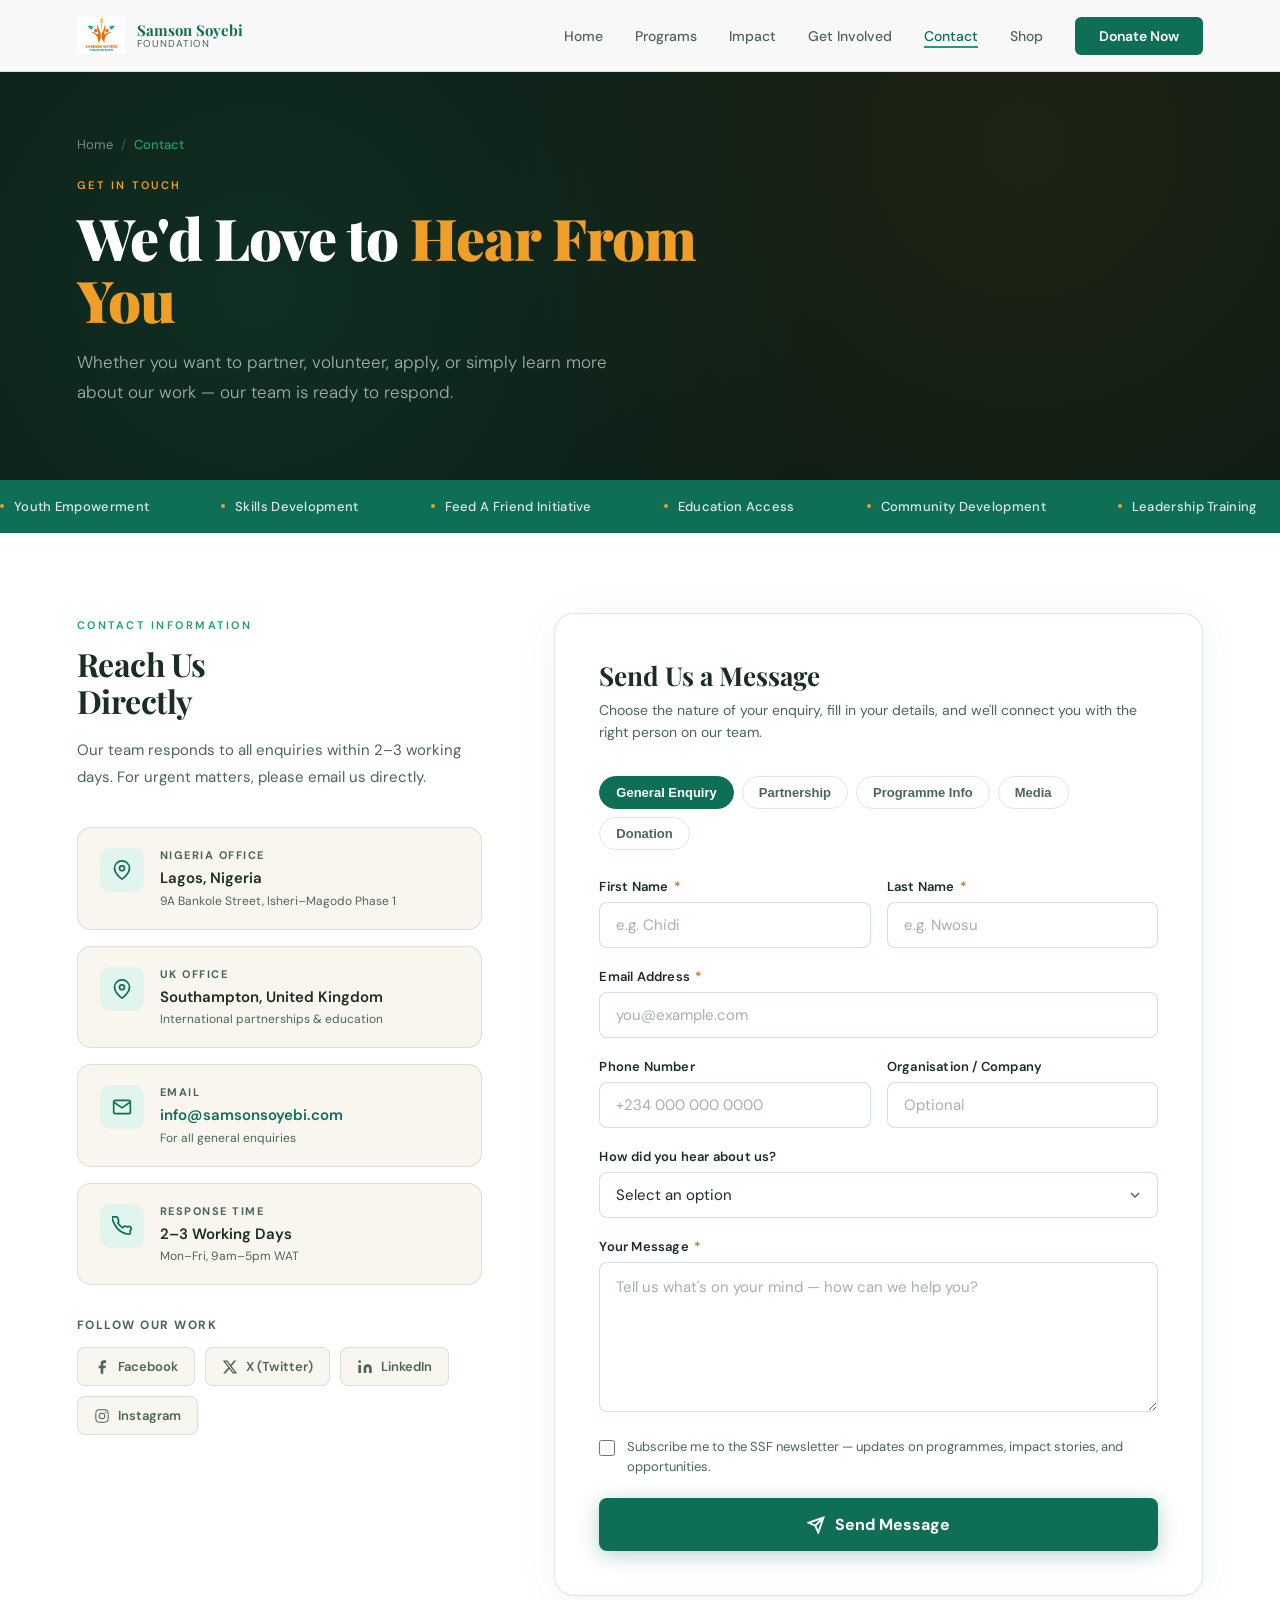
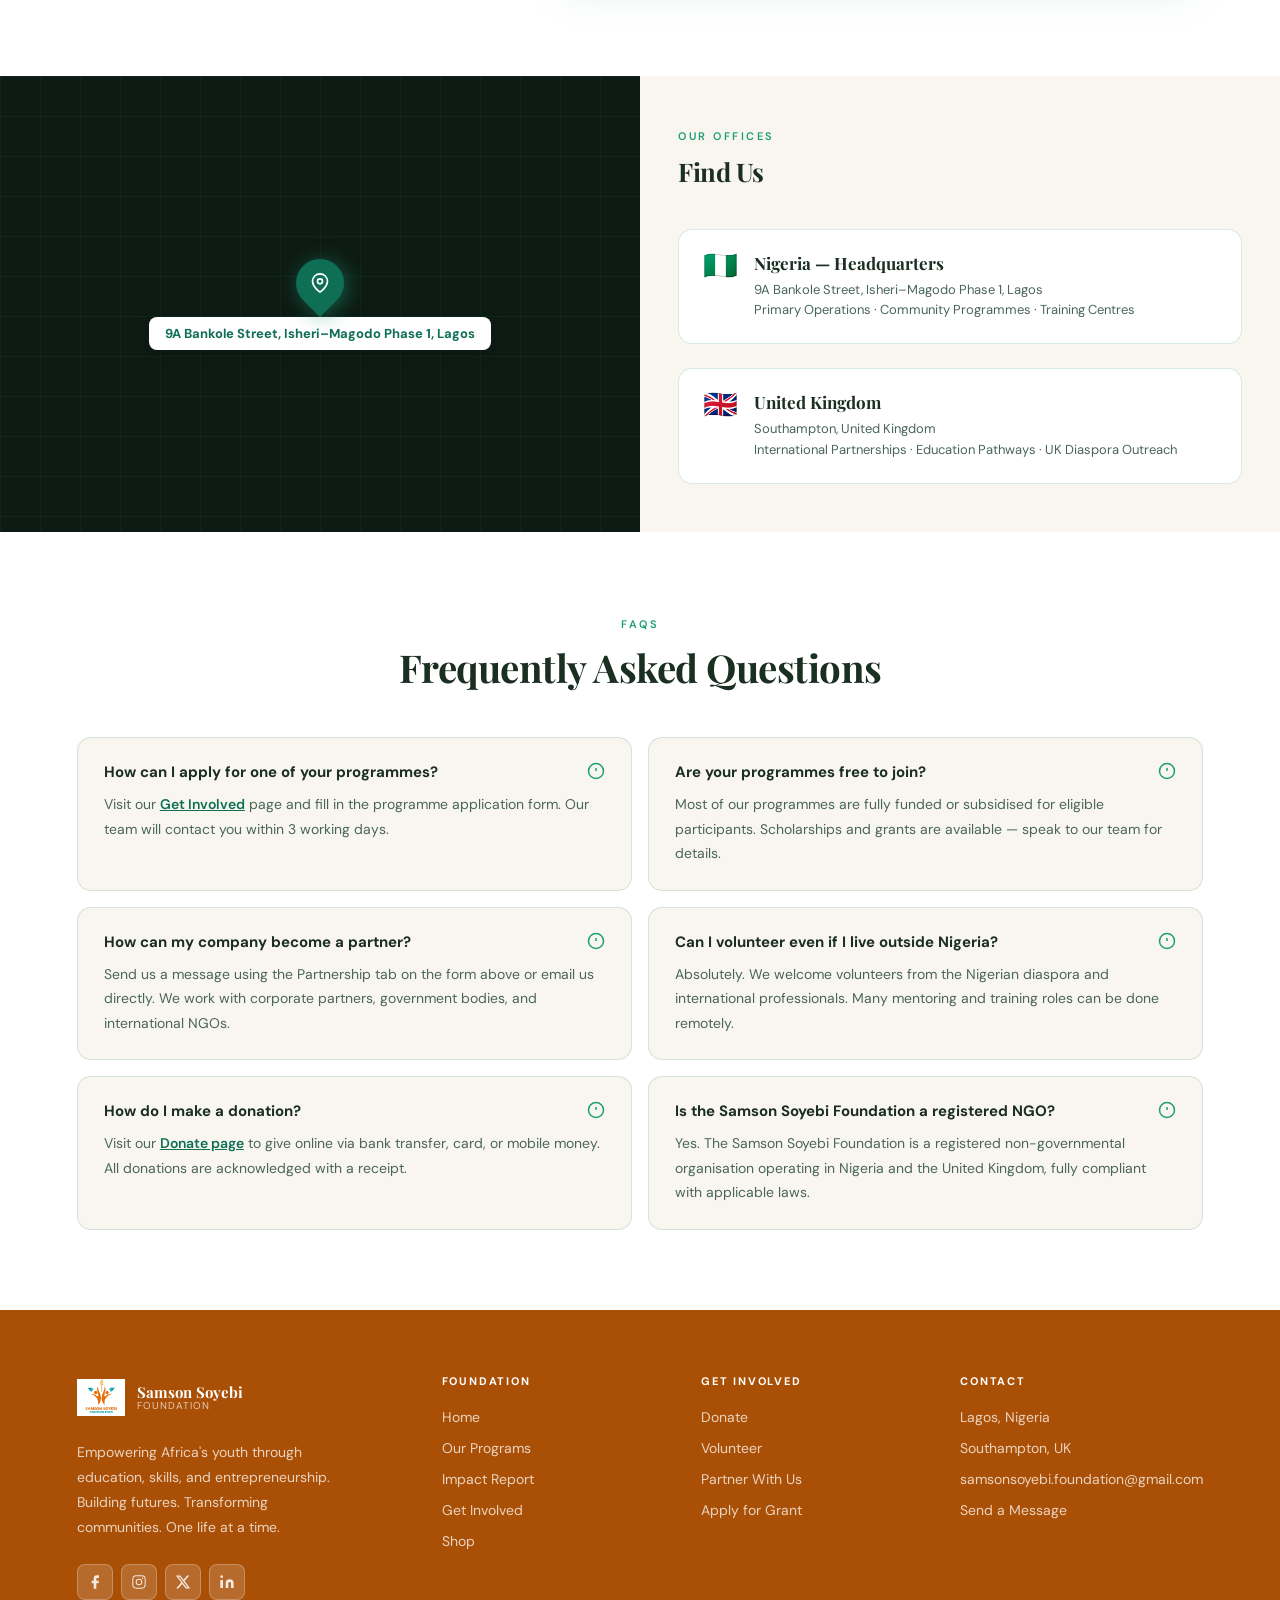
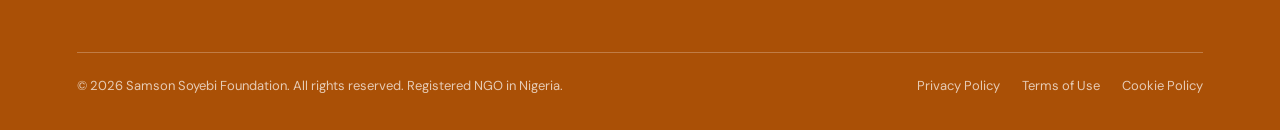
<file: contact.html>
<!DOCTYPE html>
<html lang="en">
<head>
<meta charset="UTF-8">
<meta name="viewport" content="width=device-width, initial-scale=1.0">
<title>Contact Us — Samson Soyebi Foundation</title>
<link href="https://fonts.googleapis.com/css2?family=Playfair+Display:wght@400;600;700;900&family=DM+Sans:wght@300;400;500;600&display=swap" rel="stylesheet">
<link rel="stylesheet" href="shared.css">
<style>
  /* ── CONTACT LAYOUT ── */
  .contact-section { background: white; }
  .contact-inner {
    display: grid;
    grid-template-columns: 1fr 1.6fr;
    gap: 72px;
    align-items: start;
  }

  /* ── LEFT PANEL ── */
  .contact-left { position: sticky; top: 100px; }
  .contact-info-cards {
    display: flex; flex-direction: column; gap: 16px;
    margin-top: 36px;
  }
  .info-card {
    display: flex; align-items: flex-start; gap: 16px;
    background: var(--ssf-cream);
    border-radius: 14px;
    padding: 20px 22px;
    border: 1px solid var(--ssf-border);
    transition: border-color .2s, transform .2s;
  }
  
  .info-card:hover {
    border-color: var(--ssf-green-light);
    transform: translateX(4px);
  }
  .info-card-icon {
    width: 44px; height: 44px;
    border-radius: 10px;
    background: var(--ssf-green-pale);
    display: flex; align-items: center; justify-content: center;
    color: var(--ssf-green);
    flex-shrink: 0;
  }
  .info-card-icon svg { width: 20px; height: 20px; }
  .info-card-label {
    font-size: 11px; font-weight: 700;
    letter-spacing: 1.5px; text-transform: uppercase;
    color: var(--ssf-muted); margin-bottom: 5px;
  }
  .info-card-value {
    font-size: 15px; font-weight: 600;
    color: var(--ssf-text); line-height: 1.5;
  }
  .info-card-sub {
    font-size: 12px; color: var(--ssf-muted);
    margin-top: 3px;
  }

  /* ── SOCIAL BUTTONS ── */
  .contact-social-title {
    font-size: 12px; font-weight: 700;
    letter-spacing: 1.5px; text-transform: uppercase;
    color: var(--ssf-muted); margin: 32px 0 14px;
  }
  .contact-socials {
    display: flex; gap: 10px; flex-wrap: wrap;
  }
  .contact-social-btn {
    display: flex; align-items: center; gap: 8px;
    background: var(--ssf-cream);
    border: 1.5px solid var(--ssf-border);
    border-radius: 8px;
    padding: 10px 16px;
    font-size: 13px; font-weight: 600;
    color: var(--ssf-muted);
    text-decoration: none;
    transition: background .2s, border-color .2s, color .2s, transform .15s;
  }
  .contact-social-btn svg { width: 16px; height: 16px; flex-shrink: 0; }
  .contact-social-btn:hover {
    transform: translateY(-2px);
    border-color: transparent;
    color: white;
  }
  .csb-facebook:hover { background: #1877F2; }
  .csb-x:hover       { background: #000000; }
  .csb-linkedin:hover { background: #0A66C2; }
  .csb-instagram:hover {
    background: linear-gradient(45deg, #f09433, #e6683c, #dc2743, #cc2366, #bc1888);
    border-color: transparent;
  }

  /* ── FORM CARD ── */
  .contact-form-card {
    background: white;
    border-radius: 20px;
    padding: 44px;
    border: 1px solid var(--ssf-border);
    box-shadow: 0 4px 40px rgba(15,110,86,.06);
  }
  .form-card-title {
    font-family: var(--font-display);
    font-size: 26px; font-weight: 700;
    color: var(--ssf-text); margin-bottom: 6px;
  }
  .form-card-sub {
    font-size: 14px; color: var(--ssf-muted);
    margin-bottom: 32px; line-height: 1.6;
  }

  /* Subject tabs */
  .subject-tabs {
    display: flex; gap: 8px; flex-wrap: wrap;
    margin-bottom: 28px;
  }
  .subject-tab {
    padding: 8px 16px;
    border-radius: 100px;
    font-size: 13px; font-weight: 600;
    border: 1.5px solid var(--ssf-border);
    background: transparent;
    color: var(--ssf-muted);
    cursor: pointer;
    transition: all .2s;
  }
  .subject-tab.active,
  .subject-tab:hover {
    background: var(--ssf-green);
    border-color: var(--ssf-green);
    color: white;
  }

  /* Sending / error states */
  .form-sending {
    display: none; align-items: center; justify-content: center;
    gap: 12px; padding: 16px;
    font-size: 15px; font-weight: 600; color: var(--ssf-green);
  }
  .form-sending.show { display: flex; }
  .spinner {
    width: 22px; height: 22px; border: 3px solid var(--ssf-green-pale);
    border-top-color: var(--ssf-green); border-radius: 50%;
    animation: spin .8s linear infinite; flex-shrink: 0;
  }
  @keyframes spin { to { transform: rotate(360deg); } }

  .form-error {
    display: none; padding: 14px 18px;
    background: #fff0f0; border: 1.5px solid #ffb3b3;
    border-radius: 10px; margin-bottom: 20px;
    font-size: 14px; color: #c0392b; line-height: 1.6;
  }
  .form-error.show { display: block; }

  /* Success state */
  .form-success {
    display: none;
    flex-direction: column;
    align-items: center;
    text-align: center;
    padding: 48px 20px;
    gap: 16px;
  }
  .form-success.show { display: flex; }
  .success-icon {
    width: 80px; height: 80px;
    border-radius: 50%;
    background: var(--ssf-green-pale);
    display: flex; align-items: center; justify-content: center;
    color: var(--ssf-green);
    animation: popIn .4s cubic-bezier(.175,.885,.32,1.275) forwards;
  }
  @keyframes popIn {
    from { transform: scale(0); opacity: 0; }
    to   { transform: scale(1); opacity: 1; }
  }
  .success-icon svg { width: 40px; height: 40px; }
  .success-title {
    font-family: var(--font-display);
    font-size: 24px; font-weight: 700;
    color: var(--ssf-text);
  }
  .success-text { font-size: 15px; color: var(--ssf-muted); max-width: 360px; line-height: 1.75; }

  /* ── MAP SECTION ── */
  .map-section { background: var(--ssf-cream); padding: 0; }
  .map-inner { display: grid; grid-template-columns: 1fr 1fr; }
  .map-frame {
    background: var(--ssf-dark);
    min-height: 360px;
    display: flex; align-items: center; justify-content: center;
    position: relative; overflow: hidden;
  }
  .map-frame::before {
    content: ''; position: absolute; inset: 0;
    background-image:
      linear-gradient(rgba(29,158,117,0.08) 1px, transparent 1px),
      linear-gradient(90deg, rgba(29,158,117,0.08) 1px, transparent 1px);
    background-size: 40px 40px;
  }
  .map-pin-group {
    position: relative; z-index: 1;
    display: flex; flex-direction: column; align-items: center; gap: 10px;
  }
  .map-pin {
    width: 48px; height: 48px;
    background: var(--ssf-green);
    border-radius: 50% 50% 50% 0;
    transform: rotate(-45deg);
    display: flex; align-items: center; justify-content: center;
    box-shadow: 0 4px 20px rgba(29,158,117,.5);
    animation: pinBounce 2s ease infinite;
  }
  @keyframes pinBounce {
    0%,100% { transform: rotate(-45deg) translateY(0); }
    50%      { transform: rotate(-45deg) translateY(-6px); }
  }
  .map-pin svg { transform: rotate(45deg); width: 20px; height: 20px; color: white; }
  .map-label {
    background: white; border-radius: 8px;
    padding: 8px 16px; font-size: 13px; font-weight: 700;
    color: var(--ssf-text); box-shadow: 0 4px 16px rgba(0,0,0,.12);
  }
  .map-label a { color: var(--ssf-green); text-decoration: none; }
  .map-label a:hover { text-decoration: underline; }

  .map-offices {
    padding: 48px 6%;
    display: flex; flex-direction: column; justify-content: center; gap: 24px;
  }
  .office-card {
    background: white; border-radius: 14px;
    padding: 22px 24px; border: 1px solid var(--ssf-border);
    display: flex; gap: 16px; align-items: flex-start;
    transition: border-color .2s;
  }
  .office-card:hover { border-color: var(--ssf-green-light); }
  .office-flag { font-size: 28px; line-height: 1; flex-shrink: 0; }
  .office-name { font-family: var(--font-display); font-size: 17px; font-weight: 700; color: var(--ssf-text); margin-bottom: 6px; }
  .office-addr { font-size: 13px; color: var(--ssf-muted); line-height: 1.6; }

  /* ── FAQ ── */
  .faq-section { background: white; }
  .faq-grid { display: grid; grid-template-columns: 1fr 1fr; gap: 16px; margin-top: 48px; }
  .faq-item {
    background: var(--ssf-cream); border-radius: 14px;
    padding: 24px 26px; border: 1px solid var(--ssf-border);
    cursor: pointer; transition: border-color .2s;
  }
  .faq-item:hover { border-color: var(--ssf-green-light); }
  .faq-q {
    font-weight: 700; font-size: 15px; color: var(--ssf-text);
    margin-bottom: 10px; display: flex; justify-content: space-between;
    align-items: flex-start; gap: 12px;
  }
  .faq-q svg { width: 18px; height: 18px; color: var(--ssf-green-light); flex-shrink: 0; }
  .faq-a { font-size: 14px; color: var(--ssf-muted); line-height: 1.75; }

  /* ── RESPONSIVE ── */
  @media (max-width: 1024px) {
    .contact-inner { grid-template-columns: 1fr; gap: 48px; }
    .contact-left { position: static; }
    .map-inner { grid-template-columns: 1fr; }
  }
  @media (max-width: 768px) {
    .contact-form-card { padding: 28px 22px; }
    .faq-grid { grid-template-columns: 1fr; }
  }
</style>
</head>
<body data-page="contact">

<div class="page-hero">
  <div class="page-hero-grid"></div>
  <div class="page-hero-inner">
    <div class="page-hero-breadcrumb">
      <a href="index">Home</a>
      <span>/</span>
      <strong>Contact</strong>
    </div>
    <span class="page-hero-tag">Get in Touch</span>
    <h1>We'd Love to <em>Hear From You</em></h1>
    <p>Whether you want to partner, volunteer, apply, or simply learn more about our work — our team is ready to respond.</p>
  </div>
</div>

<!-- CONTACT FORM + INFO -->
<section class="content-section contact-section">
  <div class="contact-inner">

    <!-- LEFT: Info -->
    <div class="contact-left fade-up">
      <span class="section-tag">Contact Information</span>
      <h2 class="section-title" style="font-size:clamp(26px,2.5vw,36px);">Reach Us<br>Directly</h2>
      <p class="section-desc" style="font-size:15px;">Our team responds to all enquiries within 2–3 working days. For urgent matters, please email us directly.</p>

      <div class="contact-info-cards">
        <div class="info-card">
          <div class="info-card-icon">
            <svg viewBox="0 0 24 24" fill="none" stroke="currentColor" stroke-width="2"><path d="M21 10c0 7-9 13-9 13s-9-6-9-13a9 9 0 0118 0z"/><circle cx="12" cy="10" r="3"/></svg>
          </div>
          <div>
            <div class="info-card-label">Nigeria Office</div>
            <div class="info-card-value">Lagos, Nigeria</div>
            <div class="info-card-sub">9A Bankole Street, Isheri–Magodo Phase 1</div>
          </div>
        </div>
        <div class="info-card">
          <div class="info-card-icon">
            <svg viewBox="0 0 24 24" fill="none" stroke="currentColor" stroke-width="2"><path d="M21 10c0 7-9 13-9 13s-9-6-9-13a9 9 0 0118 0z"/><circle cx="12" cy="10" r="3"/></svg>
          </div>
          <div>
            <div class="info-card-label">UK Office</div>
            <div class="info-card-value">Southampton, United Kingdom</div>
            <div class="info-card-sub">International partnerships &amp; education</div>
          </div>
        </div>
        <div class="info-card">
          <div class="info-card-icon">
            <svg viewBox="0 0 24 24" fill="none" stroke="currentColor" stroke-width="2"><path d="M4 4h16c1.1 0 2 .9 2 2v12c0 1.1-.9 2-2 2H4c-1.1 0-2-.9-2-2V6c0-1.1.9-2 2-2z"/><polyline points="22,6 12,13 2,6"/></svg>
          </div>
          <div>
            <div class="info-card-label">Email</div>
            <div class="info-card-value">
              <a href="mailto:info@samsonsoyebi.com" style="color:var(--ssf-green);text-decoration:none;">info@samsonsoyebi.com</a>
            </div>
            <div class="info-card-sub">For all general enquiries</div>
          </div>
        </div>
        <div class="info-card">
          <div class="info-card-icon">
            <svg viewBox="0 0 24 24" fill="none" stroke="currentColor" stroke-width="2"><path d="M22 16.92v3a2 2 0 01-2.18 2 19.79 19.79 0 01-8.63-3.07A19.5 19.5 0 013.07 9.81a19.79 19.79 0 01-3.07-8.68A2 2 0 012.18 1h3a2 2 0 012 1.72c.127.96.361 1.903.7 2.81a2 2 0 01-.45 2.11L6.91 8.09a16 16 0 006 6l1.27-1.27a2 2 0 012.11-.45c.907.339 1.85.573 2.81.7A2 2 0 0122 16.92z"/></svg>
          </div>
          <div>
            <div class="info-card-label">Response Time</div>
            <div class="info-card-value">2–3 Working Days</div>
            <div class="info-card-sub">Mon–Fri, 9am–5pm WAT</div>
          </div>
        </div>
      </div>

      <!-- SOCIAL BUTTONS -->
      <div class="contact-social-title">Follow Our Work</div>
      <div class="contact-socials">
        <a href="https://www.facebook.com/share/18uYg4Q4G5/"
           target="_blank" rel="noopener noreferrer"
           class="contact-social-btn csb-facebook"
           aria-label="Facebook">
          <svg viewBox="0 0 24 24" fill="currentColor">
            <path d="M18 2h-3a5 5 0 00-5 5v3H7v4h3v8h4v-8h3l1-4h-4V7a1 1 0 011-1h3z"/>
          </svg>
          Facebook
        </a>
        <a href="https://x.com/SSFoundation000"
           target="_blank" rel="noopener noreferrer"
           class="contact-social-btn csb-x"
           aria-label="X / Twitter">
          <svg viewBox="0 0 24 24" fill="currentColor">
            <path d="M18.244 2.25h3.308l-7.227 8.26 8.502 11.24H16.17l-5.214-6.817L4.99 21.75H1.68l7.73-8.835L1.254 2.25H8.08l4.713 6.231zm-1.161 17.52h1.833L7.084 4.126H5.117z"/>
          </svg>
          X (Twitter)
        </a>
        <a href="https://www.linkedin.com/company/samsonsoyebi-foundation/"
           target="_blank" rel="noopener noreferrer"
           class="contact-social-btn csb-linkedin"
           aria-label="LinkedIn">
          <svg viewBox="0 0 24 24" fill="currentColor">
            <path d="M16 8a6 6 0 016 6v7h-4v-7a2 2 0 00-2-2 2 2 0 00-2 2v7h-4v-7a6 6 0 016-6zM2 9h4v12H2z"/>
            <circle cx="4" cy="4" r="2"/>
          </svg>
          LinkedIn
        </a>
        <a href="https://www.instagram.com/samsonsoyebi_foundation?igsh=NHozczZmMjd1dngy"
           target="_blank" rel="noopener noreferrer"
           class="contact-social-btn csb-instagram"
           aria-label="Instagram">
          <svg viewBox="0 0 24 24" fill="currentColor">
            <path d="M7.75 2h8.5A5.75 5.75 0 0122 7.75v8.5A5.75 5.75 0 0116.25 22h-8.5A5.75 5.75 0 012 16.25v-8.5A5.75 5.75 0 017.75 2zm0 1.5A4.25 4.25 0 003.5 7.75v8.5A4.25 4.25 0 007.75 20.5h8.5a4.25 4.25 0 004.25-4.25v-8.5A4.25 4.25 0 0016.25 3.5h-8.5z"/>
            <path d="M12 7a5 5 0 110 10A5 5 0 0112 7zm0 1.5a3.5 3.5 0 100 7 3.5 3.5 0 000-7z"/>
            <circle cx="17.5" cy="6.5" r="1.1"/>
          </svg>
          Instagram
        </a>
      </div>
    </div>

    <!-- RIGHT: Form -->
    <div class="contact-form-card fade-up">
      <div class="form-card-title">Send Us a Message</div>
      <div class="form-card-sub">Choose the nature of your enquiry, fill in your details, and we'll connect you with the right person on our team.</div>

      <!-- Subject Tabs -->
      <div class="subject-tabs" id="subjectTabs">
        <button class="subject-tab active" data-subject="General Enquiry">General Enquiry</button>
        <button class="subject-tab" data-subject="Partnership">Partnership</button>
        <button class="subject-tab" data-subject="Programme Info">Programme Info</button>
        <button class="subject-tab" data-subject="Media">Media</button>
        <button class="subject-tab" data-subject="Donation">Donation</button>
      </div>

      <!-- Error banner (shown on send failure) -->
      <div class="form-error" id="formError">
        ⚠️ Something went wrong sending your message. Please try again, or email us directly at
        <a href="mailto:info@samsonsoyebi.com" style="color:var(--ssf-green);font-weight:600;">info@samsonsoyebi.com</a>.
      </div>

      <!-- 
        ════════════════════════════════════════════════════════
        FORMSPREE BACKEND
        ────────────────────────────────────────────────────────
        ACTION REQUIRED before going live:
        1. Go to https://formspree.io and sign up (free).
        2. Create a new form → set recipient to info@samsonsoyebi.com
        3. Copy the form endpoint (looks like: https://formspree.io/f/xyzabcde)
        4. Replace YOUR_FORMSPREE_ID below with just the ID part (e.g. xyzabcde)

        Until you do this, the form shows a clear error and directs
        the user to the email address instead.
        ════════════════════════════════════════════════════════
      -->
      <form id="contactForm" novalidate>
        <input type="hidden" id="subjectField" name="_subject" value="General Enquiry — SSF Website">
        <!-- Honeypot anti-spam field — must stay hidden -->
        <input type="text" name="_gotcha" style="display:none" tabindex="-1" autocomplete="off">

        <div class="form-row">
          <div class="form-group">
            <label class="form-label">First Name <span>*</span></label>
            <input type="text" name="first_name" class="form-input" placeholder="e.g. Chidi" required>
          </div>
          <div class="form-group">
            <label class="form-label">Last Name <span>*</span></label>
            <input type="text" name="last_name" class="form-input" placeholder="e.g. Nwosu" required>
          </div>
        </div>

        <div class="form-group">
          <label class="form-label">Email Address <span>*</span></label>
          <input type="email" name="email" class="form-input" placeholder="you@example.com" required>
        </div>

        <div class="form-row">
          <div class="form-group">
            <label class="form-label">Phone Number</label>
            <input type="tel" name="phone" class="form-input" placeholder="+234 000 000 0000">
          </div>
          <div class="form-group">
            <label class="form-label">Organisation / Company</label>
            <input type="text" name="organisation" class="form-input" placeholder="Optional">
          </div>
        </div>

        <div class="form-group">
          <label class="form-label">How did you hear about us?</label>
          <select name="referral" class="form-select">
            <option value="" disabled selected>Select an option</option>
            <option>Social Media</option>
            <option>Word of Mouth</option>
            <option>News / Media</option>
            <option>Google Search</option>
            <option>Partner Organisation</option>
            <option>Other</option>
          </select>
        </div>

        <div class="form-group">
          <label class="form-label">Your Message <span>*</span></label>
          <textarea name="message" class="form-textarea"
            placeholder="Tell us what's on your mind — how can we help you?"
            required style="min-height:150px;"></textarea>
        </div>

        <div class="form-group" style="display:flex;align-items:flex-start;gap:12px;">
          <input type="checkbox" id="newsletter" name="newsletter" value="yes"
            style="margin-top:3px;accent-color:var(--ssf-green);width:16px;height:16px;flex-shrink:0;">
          <label for="newsletter" style="font-size:13px;color:var(--ssf-muted);line-height:1.6;cursor:pointer;">
            Subscribe me to the SSF newsletter — updates on programmes, impact stories, and opportunities.
          </label>
        </div>

        <!-- Sending indicator -->
        <div class="form-sending" id="formSending">
          <div class="spinner"></div>
          Sending your message…
        </div>

        <button type="submit" class="form-submit" id="submitBtn">
          <svg viewBox="0 0 24 24" fill="none" stroke="currentColor" stroke-width="2.5">
            <path d="M22 2L11 13M22 2l-7 20-4-9-9-4 20-7z"/>
          </svg>
          Send Message
        </button>
      </form>

      <!-- Success state -->
      <div class="form-success" id="formSuccess">
        <div class="success-icon">
          <svg viewBox="0 0 24 24" fill="none" stroke="currentColor" stroke-width="2.5">
            <polyline points="20 6 9 17 4 12"/>
          </svg>
        </div>
        <div class="success-title">Message Sent!</div>
        <p class="success-text">
          Thank you for reaching out. Our team at <strong>info@samsonsoyebi.com</strong>
          will review your message and respond within 2–3 working days.
        </p>
        <a href="index" class="btn-primary" style="margin-top:8px;display:inline-flex;align-items:center;gap:8px;">
          Return to Homepage
          <svg width="16" height="16" viewBox="0 0 24 24" fill="none" stroke="currentColor" stroke-width="2.5">
            <path d="M5 12h14M12 5l7 7-7 7"/>
          </svg>
        </a>
      </div>
    </div>

  </div>
</section>

<!-- OFFICES MAP -->
<div class="map-section">
  <div class="map-inner">
    <div class="map-frame">
      <div class="map-pin-group">
        <div class="map-pin">
          <svg viewBox="0 0 24 24" fill="none" stroke="currentColor" stroke-width="2">
            <path d="M21 10c0 7-9 13-9 13s-9-6-9-13a9 9 0 0118 0z"/><circle cx="12" cy="10" r="3"/>
          </svg>
        </div>
        <div class="map-label">
          <a href="https://www.google.com/maps/search/?api=1&query=9A+Bankole+Street+Isheri-Magodo+Phase+1+Lagos+Nigeria"
             target="_blank" rel="noopener noreferrer">
            9A Bankole Street, Isheri–Magodo Phase 1, Lagos
          </a>
        </div>
      </div>
    </div>
    <div class="map-offices">
      <div>
        <span class="section-tag">Our Offices</span>
        <h2 class="section-title" style="font-size:clamp(24px,2vw,34px);">Find Us</h2>
      </div>
      <div class="office-card fade-up">
        <div class="office-flag">🇳🇬</div>
        <div>
          <div class="office-name">Nigeria — Headquarters</div>
          <div class="office-addr">
            9A Bankole Street, Isheri–Magodo Phase 1, Lagos<br>
            Primary Operations · Community Programmes · Training Centres
          </div>
        </div>
      </div>
      <div class="office-card fade-up">
        <div class="office-flag">🇬🇧</div>
        <div>
          <div class="office-name">United Kingdom</div>
          <div class="office-addr">
            Southampton, United Kingdom<br>
            International Partnerships · Education Pathways · UK Diaspora Outreach
          </div>
        </div>
      </div>
    </div>
  </div>
</div>

<!-- FAQ -->
<section class="content-section faq-section">
  <div style="text-align:center;margin-bottom:8px;">
    <span class="section-tag">FAQs</span>
    <h2 class="section-title">Frequently Asked Questions</h2>
  </div>
  <div class="faq-grid">
    <div class="faq-item fade-up">
      <div class="faq-q">
        How can I apply for one of your programmes?
        <svg viewBox="0 0 24 24" fill="none" stroke="currentColor" stroke-width="2"><circle cx="12" cy="12" r="10"/><line x1="12" y1="8" x2="12" y2="12"/><line x1="12" y1="16" x2="12.01" y2="16"/></svg>
      </div>
      <p class="faq-a">Visit our <a href="get-involved#apply" style="color:var(--ssf-green);font-weight:600;">Get Involved</a> page and fill in the programme application form. Our team will contact you within 3 working days.</p>
    </div>
    <div class="faq-item fade-up">
      <div class="faq-q">
        Are your programmes free to join?
        <svg viewBox="0 0 24 24" fill="none" stroke="currentColor" stroke-width="2"><circle cx="12" cy="12" r="10"/><line x1="12" y1="8" x2="12" y2="12"/><line x1="12" y1="16" x2="12.01" y2="16"/></svg>
      </div>
      <p class="faq-a">Most of our programmes are fully funded or subsidised for eligible participants. Scholarships and grants are available — speak to our team for details.</p>
    </div>
    <div class="faq-item fade-up">
      <div class="faq-q">
        How can my company become a partner?
        <svg viewBox="0 0 24 24" fill="none" stroke="currentColor" stroke-width="2"><circle cx="12" cy="12" r="10"/><line x1="12" y1="8" x2="12" y2="12"/><line x1="12" y1="16" x2="12.01" y2="16"/></svg>
      </div>
      <p class="faq-a">Send us a message using the Partnership tab on the form above or email us directly. We work with corporate partners, government bodies, and international NGOs.</p>
    </div>
    <div class="faq-item fade-up">
      <div class="faq-q">
        Can I volunteer even if I live outside Nigeria?
        <svg viewBox="0 0 24 24" fill="none" stroke="currentColor" stroke-width="2"><circle cx="12" cy="12" r="10"/><line x1="12" y1="8" x2="12" y2="12"/><line x1="12" y1="16" x2="12.01" y2="16"/></svg>
      </div>
      <p class="faq-a">Absolutely. We welcome volunteers from the Nigerian diaspora and international professionals. Many mentoring and training roles can be done remotely.</p>
    </div>
    <div class="faq-item fade-up">
      <div class="faq-q">
        How do I make a donation?
        <svg viewBox="0 0 24 24" fill="none" stroke="currentColor" stroke-width="2"><circle cx="12" cy="12" r="10"/><line x1="12" y1="8" x2="12" y2="12"/><line x1="12" y1="16" x2="12.01" y2="16"/></svg>
      </div>
      <p class="faq-a">Visit our <a href="donate" style="color:var(--ssf-green);font-weight:600;">Donate page</a> to give online via bank transfer, card, or mobile money. All donations are acknowledged with a receipt.</p>
    </div>
    <div class="faq-item fade-up">
      <div class="faq-q">
        Is the Samson Soyebi Foundation a registered NGO?
        <svg viewBox="0 0 24 24" fill="none" stroke="currentColor" stroke-width="2"><circle cx="12" cy="12" r="10"/><line x1="12" y1="8" x2="12" y2="12"/><line x1="12" y1="16" x2="12.01" y2="16"/></svg>
      </div>
      <p class="faq-a">Yes. The Samson Soyebi Foundation is a registered non-governmental organisation operating in Nigeria and the United Kingdom, fully compliant with applicable laws.</p>
    </div>
  </div>
</section>

<script src="shared.js"></script>
<script>
  // ── SUBJECT TAB SWITCHING ──
  const tabs = document.querySelectorAll('.subject-tab');
  const subjectField = document.getElementById('subjectField');

  tabs.forEach(tab => {
    tab.addEventListener('click', () => {
      tabs.forEach(t => t.classList.remove('active'));
      tab.classList.add('active');
      subjectField.value = tab.dataset.subject + ' — SSF Website';
    });
  });

  // ── FORM SUBMISSION → FORMSPREE ──
  // Replace 'YOUR_FORMSPREE_ID' with the ID from your Formspree dashboard.
  // Example: if your endpoint is https://formspree.io/f/xyzabcde  →  use 'xyzabcde'
  const FORMSPREE_ID = 'mgobqonr';
  const FORMSPREE_URL = `https://formspree.io/f/${FORMSPREE_ID}`;

  const form       = document.getElementById('contactForm');
  const submitBtn  = document.getElementById('submitBtn');
  const sending    = document.getElementById('formSending');
  const errorBox   = document.getElementById('formError');
  const successBox = document.getElementById('formSuccess');

  form.addEventListener('submit', async (e) => {
    e.preventDefault();

    // Basic HTML5 validation
    if (!form.checkValidity()) {
      form.reportValidity();
      return;
    }

    // Hide any previous error
    errorBox.classList.remove('show');

    // Show sending state
    submitBtn.style.display = 'none';
    sending.classList.add('show');

    const data = new FormData(form);

    try {
      const res = await fetch(FORMSPREE_URL, {
        method: 'POST',
        body: data,
        headers: { 'Accept': 'application/json' }
      });

      if (res.ok) {
        // ✅ Success
        form.style.display = 'none';
        sending.classList.remove('show');
        successBox.classList.add('show');
      } else {
        throw new Error('Server responded with ' + res.status);
      }
    } catch (err) {
      // ❌ Network or server error
      sending.classList.remove('show');
      submitBtn.style.display = 'flex';
      errorBox.classList.add('show');
      console.error('Form error:', err);
    }
  });
</script>
</body>
</html>
</file>
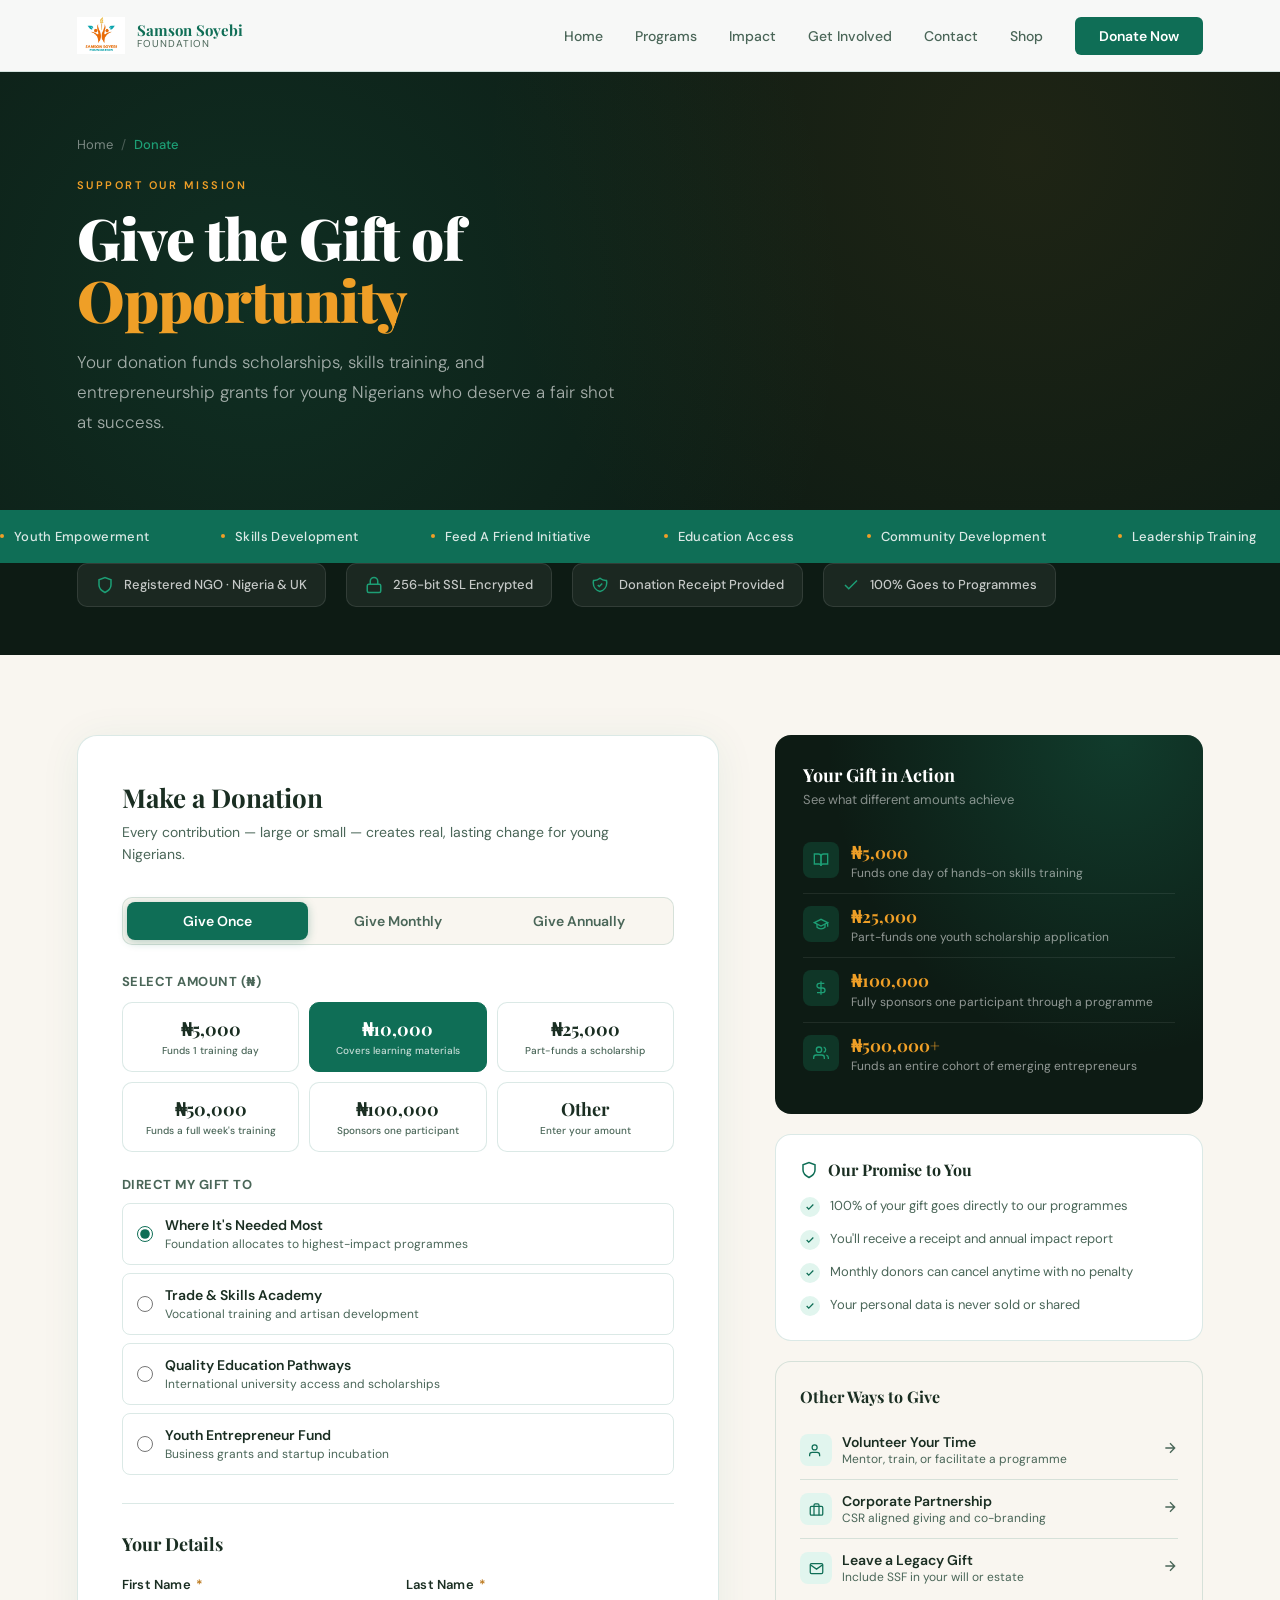
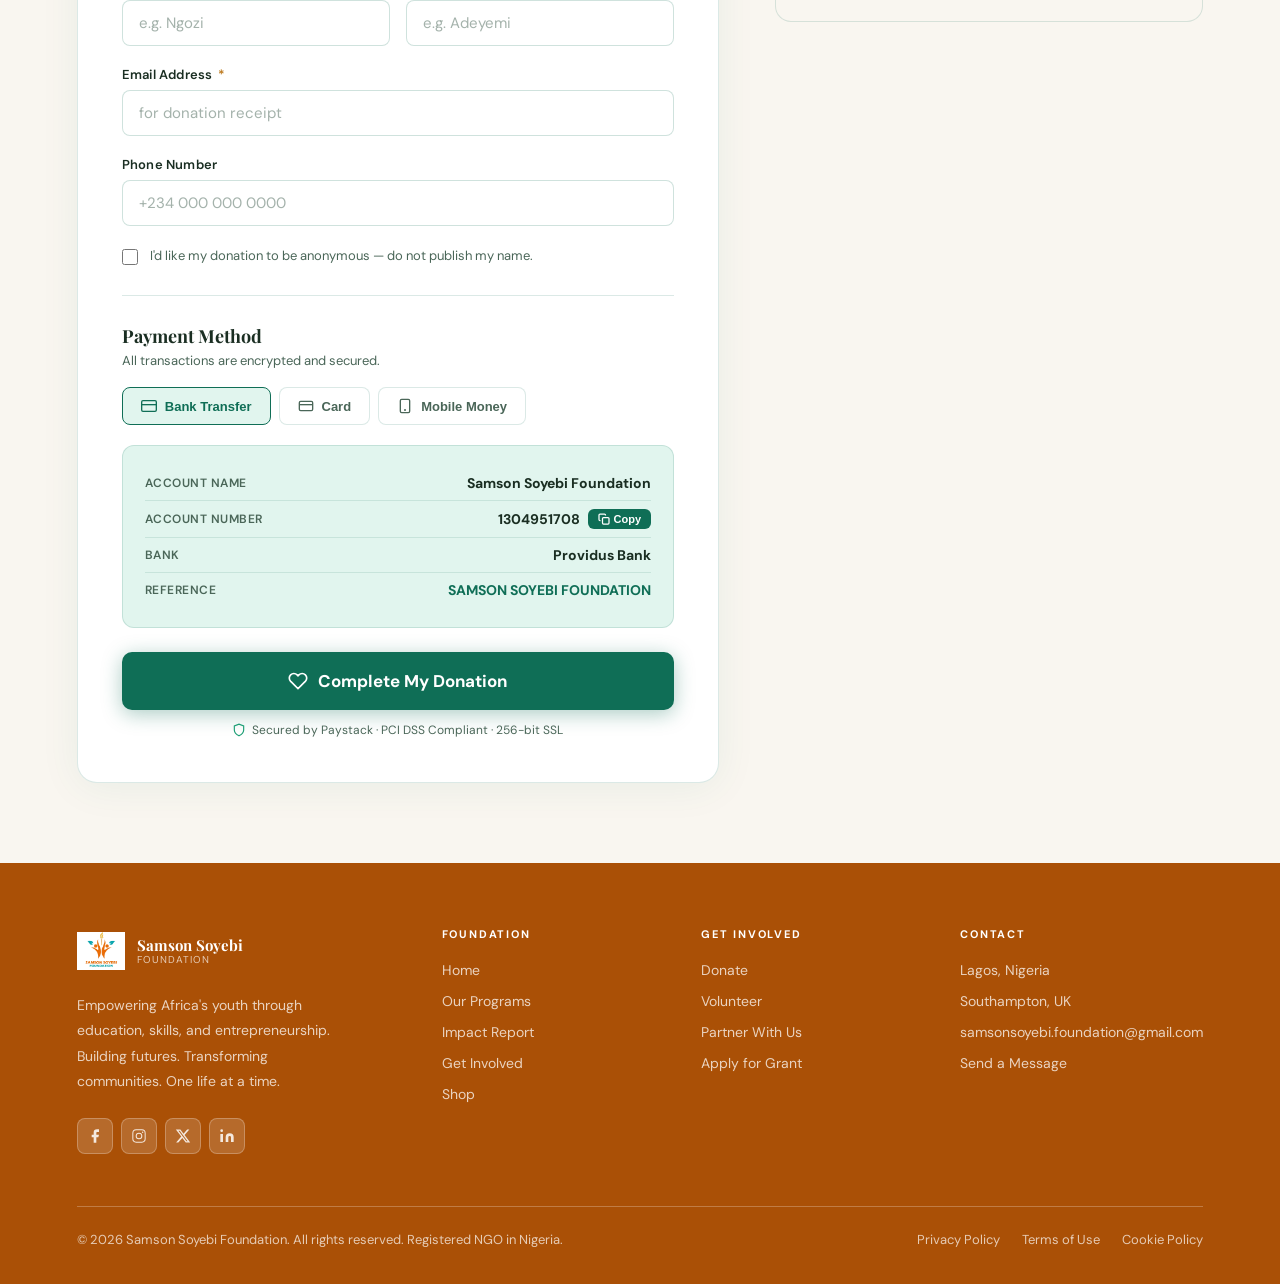
<file: donate.html>
<!DOCTYPE html>
<html lang="en">
<head>
<meta charset="UTF-8">
<meta name="viewport" content="width=device-width, initial-scale=1.0">
<title>Donate — Samson Soyebi Foundation</title>

<!-- ── PERFORMANCE: warm up third-party connections early ── -->
<link rel="preconnect" href="https://fonts.googleapis.com">
<link rel="preconnect" href="https://fonts.gstatic.com" crossorigin>
<link rel="preconnect" href="https://js.paystack.co">

<!-- Local stylesheet first so the page can paint without waiting on Google -->
<link rel="stylesheet" href="shared.css">

<!-- Google Fonts loaded non-blocking (media="print" swap trick) -->
<link rel="stylesheet" media="print" onload="this.media='all';this.onload=null;"
      href="https://fonts.googleapis.com/css2?family=Playfair+Display:wght@400;600;700;900&family=DM+Sans:wght@300;400;500;600&display=swap">
<noscript>
  <link rel="stylesheet"
        href="https://fonts.googleapis.com/css2?family=Playfair+Display:wght@400;600;700;900&family=DM+Sans:wght@300;400;500;600&display=swap">
</noscript>

<style>
  /* ── TRUST STRIP ── */
  .donate-trust { background: var(--ssf-dark); padding: 0 6% 48px; display: flex; gap: 20px; flex-wrap: wrap; }
  .trust-badge { display: flex; align-items: center; gap: 10px; background: rgba(255,255,255,.06); border: 1px solid rgba(255,255,255,.1); border-radius: 10px; padding: 12px 18px; }
  .trust-badge svg { width: 18px; height: 18px; color: var(--ssf-green-light); flex-shrink: 0; }
  .trust-badge span { font-size: 13px; font-weight: 500; color: rgba(255,255,255,.75); }

  /* ── LAYOUT ── */
  .donate-section { background: var(--ssf-cream); }
  .donate-inner { display: grid; grid-template-columns: 1.5fr 1fr; gap: 56px; align-items: start; }
  .donate-card { background: white; border-radius: 20px; padding: 44px; border: 1px solid var(--ssf-border); box-shadow: 0 4px 40px rgba(15,110,86,.07); }
  .donate-card-title { font-family: var(--font-display); font-size: 26px; font-weight: 700; color: var(--ssf-text); margin-bottom: 6px; }
  .donate-card-sub { font-size: 14px; color: var(--ssf-muted); margin-bottom: 32px; line-height: 1.6; }

  /* Frequency */
  .freq-toggle { display: flex; background: var(--ssf-cream); border-radius: 10px; padding: 4px; margin-bottom: 28px; border: 1px solid var(--ssf-border); }
  .freq-btn { flex: 1; padding: 10px; border: none; background: transparent; border-radius: 8px; font-family: var(--font-body); font-size: 14px; font-weight: 600; color: var(--ssf-muted); cursor: pointer; transition: all .2s; }
  .freq-btn.active { background: var(--ssf-green); color: white; box-shadow: 0 2px 10px rgba(15,110,86,.3); }

  /* Amounts */
  .amount-label { font-size: 13px; font-weight: 700; letter-spacing: .5px; color: var(--ssf-muted); margin-bottom: 12px; text-transform: uppercase; }
  .amount-grid { display: grid; grid-template-columns: repeat(3,1fr); gap: 10px; margin-bottom: 16px; }
  .amount-btn { padding: 14px 10px; border-radius: 10px; border: 1.5px solid var(--ssf-border); background: white; cursor: pointer; font-family: var(--font-display); font-size: 18px; font-weight: 700; color: var(--ssf-text); transition: all .2s; text-align: center; }
  .amount-btn .amount-impact { display: block; font-family: var(--font-body); font-size: 10px; font-weight: 500; color: var(--ssf-muted); margin-top: 3px; }
  .amount-btn:hover, .amount-btn.active { background: var(--ssf-green); border-color: var(--ssf-green); color: white; }
  .amount-btn.active .amount-impact, .amount-btn:hover .amount-impact { color: rgba(255,255,255,.75); }
  .custom-amount-wrap { position: relative; margin-bottom: 24px; }
  .custom-amount-prefix { position: absolute; left: 16px; top: 50%; transform: translateY(-50%); font-family: var(--font-display); font-size: 18px; font-weight: 700; color: var(--ssf-muted); }
  .custom-amount-input { width: 100%; padding: 14px 16px 14px 40px; font-family: var(--font-display); font-size: 20px; font-weight: 700; color: var(--ssf-text); border: 1.5px solid var(--ssf-border); border-radius: 10px; background: white; transition: border-color .2s, box-shadow .2s; }
  .custom-amount-input:focus { outline: none; border-color: var(--ssf-green-light); box-shadow: 0 0 0 3px rgba(29,158,117,.12); }

  /* Fund */
  .fund-section { margin: 24px 0; }
  .fund-label { font-size: 13px; font-weight: 700; color: var(--ssf-muted); margin-bottom: 10px; text-transform: uppercase; letter-spacing: .5px; }
  .fund-options { display: flex; flex-direction: column; gap: 8px; }
  .fund-option { display: flex; align-items: center; gap: 12px; padding: 12px 14px; border-radius: 8px; border: 1.5px solid var(--ssf-border); cursor: pointer; transition: border-color .2s, background .2s; }
  .fund-option:hover { border-color: var(--ssf-green-light); background: var(--ssf-green-pale); }
  .fund-option input[type="radio"] { accent-color: var(--ssf-green); width: 16px; height: 16px; flex-shrink: 0; }
  .fund-option-name { font-size: 14px; font-weight: 600; color: var(--ssf-text); }
  .fund-option-desc { font-size: 12px; color: var(--ssf-muted); margin-top: 2px; }

  .donor-divider { border: none; border-top: 1px solid var(--ssf-border); margin: 28px 0; }
  .donor-title { font-family: var(--font-display); font-size: 18px; font-weight: 700; color: var(--ssf-text); margin-bottom: 20px; }

  /* Payment tabs */
  .payment-tabs { display: flex; gap: 8px; margin-bottom: 20px; flex-wrap: wrap; }
  .pay-tab { display: flex; align-items: center; gap: 8px; padding: 10px 18px; border-radius: 8px; border: 1.5px solid var(--ssf-border); background: white; cursor: pointer; font-size: 13px; font-weight: 600; color: var(--ssf-muted); transition: all .2s; }
  .pay-tab svg { width: 16px; height: 16px; }
  .pay-tab.active, .pay-tab:hover { background: var(--ssf-green-pale); border-color: var(--ssf-green); color: var(--ssf-green); }

/* Bank details */

.bank-details {
  background: var(--ssf-green-pale);
  border: 1px solid var(--ssf-border);
  border-radius: 12px;
  padding: 20px 22px;
}

.bank-row {
  display: flex;
  justify-content: space-between;
  align-items: center;
  padding: 8px 0;
  border-bottom: 1px solid rgba(15, 110, 86, 0.12);
}

.bank-row:last-child {
  border-bottom: none;
}

.bank-key {
  font-size: 12px;
  color: var(--ssf-muted);
  font-weight: 600;
  text-transform: uppercase;
  letter-spacing: 0.5px;
}

.bank-val {
  font-size: 14px;
  font-weight: 700;
  color: var(--ssf-text);
  text-align: right;
}

.copy-btn {
  display: flex;
  align-items: center;
  gap: 4px;
  background: var(--ssf-green);
  color: white;
  border: none;
  border-radius: 6px;
  padding: 4px 10px;
  font-size: 11px;
  font-weight: 700;
  cursor: pointer;
  transition: background 0.2s;
}

.copy-btn svg {
  width: 12px;
  height: 12px;
}

.copy-btn:hover {
  background: var(--ssf-green-light);
}

/* Mobile responsiveness */
@media (max-width: 600px) {
  .bank-row {
    display: grid;
    grid-template-columns: 90px 1fr;
    column-gap: 12px;
    align-items: center;
  }

  .bank-val {
    text-align: right;
    white-space: nowrap;
  }

  /* Keep account number and copy button together on the right */
  .bank-row:has(.copy-btn) {
    grid-template-columns: 90px 1fr;
  }

  .bank-row:has(.copy-btn) .bank-val {
    justify-self: end;
    display: flex;
    align-items: center;
    justify-content: flex-end;
    gap: 8px;
    width: 100%;
  }

  .copy-btn {
    flex-shrink: 0;
  }
}

  /* ═══════════════════════════════════════════════
     CARD PAYMENT PANEL — Industry-standard UI
  ═══════════════════════════════════════════════ */
  #cardPanel { display: none; }
  .card-panel-wrap {
    background: #fafafa;
    border: 1.5px solid var(--ssf-border);
    border-radius: 14px;
    overflow: hidden;
  }

  /* Accepted cards header */
  .card-accepted-bar {
    background: white;
    border-bottom: 1px solid var(--ssf-border);
    padding: 12px 20px;
    display: flex; align-items: center; justify-content: space-between; flex-wrap: wrap; gap: 10px;
  }
  .card-accepted-label { font-size: 12px; font-weight: 700; color: var(--ssf-muted); letter-spacing: .8px; text-transform: uppercase; }
  .card-logos { display: flex; gap: 8px; align-items: center; }

  /* SVG card logos */
  .card-logo-badge {
    height: 28px; padding: 4px 8px;
    border: 1px solid #e0e0e0; border-radius: 5px;
    background: white;
    display: flex; align-items: center; justify-content: center;
  }
  .card-logo-badge svg { height: 18px; width: auto; }

  .card-form-body { padding: 24px; }

  /* Card number field with live card icon */
  .card-number-wrap { position: relative; margin-bottom: 18px; }
  .card-number-input { width: 100%; padding: 13px 50px 13px 16px; font-family: 'DM Sans', monospace; font-size: 16px; font-weight: 500; color: var(--ssf-text); background: white; border: 1.5px solid rgba(15,110,86,0.2); border-radius: 9px; letter-spacing: 2px; transition: border-color .2s, box-shadow .2s; }
  .card-number-input:focus { outline: none; border-color: var(--ssf-green-light); box-shadow: 0 0 0 3px rgba(29,158,117,.12); }
  .card-number-input::placeholder { letter-spacing: 1px; color: rgba(74,102,88,.4); }
  .card-type-icon { position: absolute; right: 14px; top: 50%; transform: translateY(-50%); width: 32px; height: 22px; display: flex; align-items: center; justify-content: center; }
  .card-type-icon svg { width: 32px; height: 22px; }

  .card-row-2 { display: grid; grid-template-columns: 1fr 1fr; gap: 16px; margin-bottom: 18px; }

  .card-field-wrap { position: relative; }
  .card-field-label { display: block; font-size: 12px; font-weight: 700; color: var(--ssf-muted); letter-spacing: .5px; text-transform: uppercase; margin-bottom: 7px; }
  .card-input { width: 100%; padding: 13px 16px; font-family: var(--font-body); font-size: 15px; font-weight: 500; color: var(--ssf-text); background: white; border: 1.5px solid rgba(15,110,86,0.2); border-radius: 9px; transition: border-color .2s, box-shadow .2s; }
  .card-input:focus { outline: none; border-color: var(--ssf-green-light); box-shadow: 0 0 0 3px rgba(29,158,117,.12); }
  .card-input::placeholder { color: rgba(74,102,88,.4); }

  /* CVV tooltip */
  .cvv-wrap { position: relative; }
  .cvv-info { position: absolute; right: 14px; top: 50%; transform: translateY(-50%); cursor: pointer; color: var(--ssf-muted); }
  .cvv-info svg { width: 17px; height: 17px; }
  .cvv-tooltip {
    display: none; position: absolute; right: 0; top: calc(100% + 8px);
    background: var(--ssf-dark); color: rgba(255,255,255,.85);
    font-size: 12px; line-height: 1.5; padding: 10px 14px;
    border-radius: 8px; width: 200px; z-index: 20;
    box-shadow: 0 6px 20px rgba(0,0,0,.2);
  }
  .cvv-info:hover .cvv-tooltip { display: block; }

  /* Name on card */
  .card-name-wrap { margin-bottom: 18px; }

  /* Billing postcode */
  .card-billing-wrap { margin-bottom: 20px; }

  /* Security notice */
  .card-security-note {
    display: flex; align-items: center; gap: 8px;
    background: var(--ssf-green-pale);
    border-radius: 8px; padding: 10px 14px;
    font-size: 12px; color: var(--ssf-muted); line-height: 1.5;
  }
  .card-security-note svg { width: 16px; height: 16px; color: var(--ssf-green); flex-shrink: 0; }

  /* ── MOBILE MONEY PANEL ── */
  #mobilePanel { display: none; }

  /* ── SUBMIT + SECURE ── */
  .donate-submit { width: 100%; padding: 18px; font-family: var(--font-body); font-size: 17px; font-weight: 700; color: white; background: var(--ssf-green); border: none; border-radius: 10px; cursor: pointer; transition: background .2s, transform .15s, box-shadow .2s; box-shadow: 0 4px 20px rgba(15,110,86,.35); display: flex; align-items: center; justify-content: center; gap: 10px; margin-top: 24px; }
  .donate-submit:hover { background: var(--ssf-green-light); transform: translateY(-2px); box-shadow: 0 8px 28px rgba(15,110,86,.4); }
  .donate-submit svg { width: 20px; height: 20px; }
  .donate-secure { display: flex; align-items: center; justify-content: center; gap: 6px; margin-top: 12px; font-size: 12px; color: var(--ssf-muted); }
  .donate-secure svg { width: 14px; height: 14px; color: var(--ssf-green-light); }
  .pci-badge { display: flex; align-items: center; justify-content: center; gap: 16px; margin-top: 10px; opacity: .5; }

  /* ── SUCCESS ── */
  .donate-success { display: none; flex-direction: column; align-items: center; text-align: center; padding: 48px 20px; gap: 18px; }
  .donate-success.show { display: flex; }
  .donate-success-icon { width: 88px; height: 88px; border-radius: 50%; background: var(--ssf-green-pale); display: flex; align-items: center; justify-content: center; color: var(--ssf-green); animation: popIn .4s cubic-bezier(.175,.885,.32,1.275) forwards; }
  @keyframes popIn { from{transform:scale(0);opacity:0;} to{transform:scale(1);opacity:1;} }
  .donate-success-icon svg { width: 44px; height: 44px; }

  /* ── RIGHT PANEL ── */
  .donate-right { display: flex; flex-direction: column; gap: 20px; }
  .impact-preview { background: var(--ssf-dark); border-radius: 16px; padding: 28px; position: relative; overflow: hidden; }
  .impact-preview::before { content: ''; position: absolute; inset: 0; background: radial-gradient(ellipse at 80% 0%, rgba(29,158,117,.25) 0%, transparent 60%); }
  .impact-preview-inner { position: relative; z-index: 1; }
  .impact-preview-title { font-family: var(--font-display); font-size: 18px; font-weight: 700; color: white; margin-bottom: 4px; }
  .impact-preview-sub { font-size: 13px; color: rgba(255,255,255,.5); margin-bottom: 22px; }
  .impact-line { display: flex; align-items: flex-start; gap: 12px; padding: 12px 0; border-bottom: 1px solid rgba(255,255,255,.08); }
  .impact-line:last-child { border-bottom: none; }
  .impact-line-icon { width: 36px; height: 36px; border-radius: 8px; background: rgba(29,158,117,.2); display: flex; align-items: center; justify-content: center; flex-shrink: 0; color: var(--ssf-green-light); }
  .impact-line-icon svg { width: 16px; height: 16px; }
  .impact-amount { font-family: var(--font-display); font-size: 17px; font-weight: 700; color: var(--ssf-gold-light); line-height: 1.2; }
  .impact-desc { font-size: 12px; color: rgba(255,255,255,.55); margin-top: 3px; }
  .donor-promise { background: white; border-radius: 16px; padding: 24px; border: 1px solid var(--ssf-border); }
  .promise-title { font-family: var(--font-display); font-size: 16px; font-weight: 700; color: var(--ssf-text); margin-bottom: 16px; display: flex; align-items: center; gap: 10px; }
  .promise-title svg { width: 18px; height: 18px; color: var(--ssf-green); }
  .promise-list { display: flex; flex-direction: column; gap: 12px; }
  .promise-item { display: flex; align-items: flex-start; gap: 10px; }
  .promise-check { width: 20px; height: 20px; border-radius: 50%; background: var(--ssf-green-pale); display: flex; align-items: center; justify-content: center; flex-shrink: 0; color: var(--ssf-green); margin-top: 1px; }
  .promise-check svg { width: 10px; height: 10px; }
  .promise-text { font-size: 13px; color: var(--ssf-muted); line-height: 1.6; }
  .other-ways { background: var(--ssf-cream); border-radius: 16px; padding: 24px; border: 1px solid var(--ssf-border); }
  .other-ways-title { font-family: var(--font-display); font-size: 16px; font-weight: 700; color: var(--ssf-text); margin-bottom: 14px; }
  .other-way-link { display: flex; align-items: center; justify-content: space-between; padding: 12px 0; border-bottom: 1px solid var(--ssf-border); text-decoration: none; color: var(--ssf-text); transition: color .2s; }
  .other-way-link:last-child { border-bottom: none; }
  .other-way-link:hover { color: var(--ssf-green); }
  .other-way-left { display: flex; align-items: center; gap: 10px; }
  .other-way-icon { width: 32px; height: 32px; border-radius: 8px; background: var(--ssf-green-pale); display: flex; align-items: center; justify-content: center; color: var(--ssf-green); flex-shrink: 0; }
  .other-way-icon svg { width: 15px; height: 15px; }
  .other-way-name { font-size: 14px; font-weight: 600; }
  .other-way-desc { font-size: 12px; color: var(--ssf-muted); }
  .other-way-arrow { color: var(--ssf-muted); transition: transform .2s; }
  .other-way-arrow svg { width: 16px; height: 16px; }
  .other-way-link:hover .other-way-arrow { transform: translateX(3px); color: var(--ssf-green); }

  @media (max-width: 1024px) { .donate-inner { grid-template-columns: 1fr; } .donate-right { flex-direction: row; flex-wrap: wrap; } .impact-preview, .donor-promise, .other-ways { flex: 1; min-width: 260px; } }
  @media (max-width: 768px) { .donate-card { padding: 28px 20px; } .amount-grid { grid-template-columns: repeat(2,1fr); } .donate-right { flex-direction: column; } .donate-trust { flex-direction: column; gap: 12px; } .card-row-2 { grid-template-columns: 1fr; } }
</style>
</head>
<body data-page="donate">

<div class="page-hero">
  <div class="page-hero-grid"></div>
  <div class="page-hero-inner">
    <div class="page-hero-breadcrumb"><a href="index">Home</a><span>/</span><strong>Donate</strong></div>
    <span class="page-hero-tag">Support Our Mission</span>
    <h1>Give the Gift of <em>Opportunity</em></h1>
    <p>Your donation funds scholarships, skills training, and entrepreneurship grants for young Nigerians who deserve a fair shot at success.</p>
  </div>
</div>

<!-- TRUST BADGES -->
<div class="donate-trust">
  <div class="trust-badge"><svg viewBox="0 0 24 24" fill="none" stroke="currentColor" stroke-width="2"><path d="M12 22s8-4 8-10V5l-8-3-8 3v7c0 6 8 10 8 10z"/></svg><span>Registered NGO · Nigeria &amp; UK</span></div>
  <div class="trust-badge"><svg viewBox="0 0 24 24" fill="none" stroke="currentColor" stroke-width="2"><rect x="3" y="11" width="18" height="11" rx="2"/><path d="M7 11V7a5 5 0 0110 0v4"/></svg><span>256-bit SSL Encrypted</span></div>
  <div class="trust-badge"><svg viewBox="0 0 24 24" fill="none" stroke="currentColor" stroke-width="2"><path d="M9 12l2 2 4-4m5.618-4.016A11.955 11.955 0 0112 2.944a11.955 11.955 0 01-8.618 3.04A12.02 12.02 0 003 9c0 5.591 3.824 10.29 9 11.622 5.176-1.332 9-6.03 9-11.622 0-1.042-.133-2.052-.382-3.016z"/></svg><span>Donation Receipt Provided</span></div>
  <div class="trust-badge"><svg viewBox="0 0 24 24" fill="none" stroke="currentColor" stroke-width="2"><polyline points="20 6 9 17 4 12"/></svg><span>100% Goes to Programmes</span></div>
</div>

<section class="content-section donate-section">
  <div class="donate-inner">

    <!-- ══ FORM CARD ══ -->
    <div class="donate-card fade-up">
      <div class="donate-card-title">Make a Donation</div>
      <div class="donate-card-sub">Every contribution — large or small — creates real, lasting change for young Nigerians.</div>

      <form id="donateForm" novalidate>

        <!-- Frequency -->
        <div class="freq-toggle">
          <button type="button" class="freq-btn active" data-freq="once">Give Once</button>
          <button type="button" class="freq-btn" data-freq="monthly">Give Monthly</button>
          <button type="button" class="freq-btn" data-freq="annually">Give Annually</button>
        </div>

        <!-- Amounts -->
        <div class="amount-label">Select Amount (₦)</div>
        <div class="amount-grid">
          <button type="button" class="amount-btn" data-amount="5000">₦5,000<span class="amount-impact">Funds 1 training day</span></button>
          <button type="button" class="amount-btn active" data-amount="10000">₦10,000<span class="amount-impact">Covers learning materials</span></button>
          <button type="button" class="amount-btn" data-amount="25000">₦25,000<span class="amount-impact">Part-funds a scholarship</span></button>
          <button type="button" class="amount-btn" data-amount="50000">₦50,000<span class="amount-impact">Funds a full week's training</span></button>
          <button type="button" class="amount-btn" data-amount="100000">₦100,000<span class="amount-impact">Sponsors one participant</span></button>
          <button type="button" class="amount-btn" data-amount="custom">Other<span class="amount-impact">Enter your amount</span></button>
        </div>
        <div class="custom-amount-wrap" id="customAmountWrap" style="display:none;">
          <span class="custom-amount-prefix">₦</span>
          <input type="number" class="custom-amount-input" id="customAmount" name="custom_amount" placeholder="Enter amount" min="100">
        </div>

        <!-- Fund -->
        <div class="fund-section">
          <div class="fund-label">Direct My Gift To</div>
          <div class="fund-options">
            <label class="fund-option"><input type="radio" name="fund" value="general" checked><div class="fund-option-text"><div class="fund-option-name">Where It's Needed Most</div><div class="fund-option-desc">Foundation allocates to highest-impact programmes</div></div></label>
            <label class="fund-option"><input type="radio" name="fund" value="skills"><div class="fund-option-text"><div class="fund-option-name">Trade &amp; Skills Academy</div><div class="fund-option-desc">Vocational training and artisan development</div></div></label>
            <label class="fund-option"><input type="radio" name="fund" value="education"><div class="fund-option-text"><div class="fund-option-name">Quality Education Pathways</div><div class="fund-option-desc">International university access and scholarships</div></div></label>
            <label class="fund-option"><input type="radio" name="fund" value="enterprise"><div class="fund-option-text"><div class="fund-option-name">Youth Entrepreneur Fund</div><div class="fund-option-desc">Business grants and startup incubation</div></div></label>
          </div>
        </div>

        <hr class="donor-divider">
        <div class="donor-title">Your Details</div>
        <div class="form-row">
          <div class="form-group"><label class="form-label">First Name <span>*</span></label><input type="text" name="first_name" class="form-input" placeholder="e.g. Ngozi" required></div>
          <div class="form-group"><label class="form-label">Last Name <span>*</span></label><input type="text" name="last_name" class="form-input" placeholder="e.g. Adeyemi" required></div>
        </div>
        <div class="form-group"><label class="form-label">Email Address <span>*</span></label><input type="email" name="email" class="form-input" placeholder="for donation receipt" required></div>
        <div class="form-group"><label class="form-label">Phone Number</label><input type="tel" name="phone" class="form-input" placeholder="+234 000 000 0000"></div>
        <div class="form-group" style="display:flex;align-items:flex-start;gap:12px;">
          <input type="checkbox" id="anon" name="anonymous" style="margin-top:3px;accent-color:var(--ssf-green);width:16px;height:16px;flex-shrink:0;">
          <label for="anon" style="font-size:13px;color:var(--ssf-muted);line-height:1.6;cursor:pointer;">I'd like my donation to be anonymous — do not publish my name.</label>
        </div>

        <!-- Payment Method Tabs -->
        <hr class="donor-divider">
        <div class="donor-title" style="margin-bottom:4px;">Payment Method</div>
        <p style="font-size:13px;color:var(--ssf-muted);margin-bottom:18px;">All transactions are encrypted and secured.</p>
        <div class="payment-tabs">
          <button type="button" class="pay-tab active" data-method="bank">
            <svg viewBox="0 0 24 24" fill="none" stroke="currentColor" stroke-width="2"><rect x="1" y="4" width="22" height="16" rx="2"/><line x1="1" y1="10" x2="23" y2="10"/></svg>Bank Transfer
          </button>
          <button type="button" class="pay-tab" data-method="card">
            <svg viewBox="0 0 24 24" fill="none" stroke="currentColor" stroke-width="2"><rect x="2" y="5" width="20" height="14" rx="2"/><line x1="2" y1="10" x2="22" y2="10"/></svg>Card
          </button>
          <button type="button" class="pay-tab" data-method="mobile">
            <svg viewBox="0 0 24 24" fill="none" stroke="currentColor" stroke-width="2"><rect x="5" y="2" width="14" height="20" rx="2"/><line x1="12" y1="18" x2="12.01" y2="18" stroke-width="3" stroke-linecap="round"/></svg>Mobile Money
          </button>
        </div>

        <!-- ── BANK TRANSFER PANEL ── -->
        <div id="bankPanel">
          <div class="bank-details">
            <div class="bank-row"><span class="bank-key">Account Name</span><span class="bank-val">Samson Soyebi Foundation</span></div>
            <div class="bank-row"><span class="bank-key">Account Number</span><div style="display:flex;align-items:center;gap:8px;"><span class="bank-val" id="acctNum">1304951708</span><button type="button" class="copy-btn" id="copyBtn" onclick="copyAcct()"><svg viewBox="0 0 24 24" fill="none" stroke="currentColor" stroke-width="2.5"><rect x="9" y="9" width="13" height="13" rx="2"/><path d="M5 15H4a2 2 0 01-2-2V4a2 2 0 012-2h9a2 2 0 012 2v1"/></svg>Copy</button></div></div>
            <div class="bank-row"><span class="bank-key">Bank</span><span class="bank-val">Providus Bank</span></div>
            <div class="bank-row" style="border:none;"><span class="bank-key">Reference</span><span class="bank-val" style="color:var(--ssf-green);">SAMSON SOYEBI FOUNDATION</span></div>
          </div>
        </div>

        <!-- ══════════════════════════════════════════════
             CARD PAYMENT PANEL — Full industry-standard UI
             NOTE: `required` deliberately omitted on these
             fields — the panel is hidden by default, and a
             hidden required field blocks form submission.
        ══════════════════════════════════════════════ -->
        <div id="cardPanel">
          <div class="card-panel-wrap">

            <!-- Accepted cards -->
            <div class="card-accepted-bar">
              <span class="card-accepted-label">We Accept</span>
              <div class="card-logos">
                <!-- Visa -->
                <div class="card-logo-badge">
                  <svg viewBox="0 0 50 16" fill="none" xmlns="http://www.w3.org/2000/svg">
                    <text x="0" y="13" font-family="Arial" font-weight="900" font-size="14" fill="#1A1F71">VISA</text>
                  </svg>
                </div>
                <!-- Mastercard -->
                <div class="card-logo-badge">
                  <svg viewBox="0 0 38 24" xmlns="http://www.w3.org/2000/svg">
                    <circle cx="14" cy="12" r="11" fill="#EB001B"/>
                    <circle cx="24" cy="12" r="11" fill="#F79E1B"/>
                    <path d="M19 4.8a11 11 0 010 14.4A11 11 0 0119 4.8z" fill="#FF5F00"/>
                  </svg>
                </div>
                <!-- Verve -->
                <div class="card-logo-badge">
                  <svg viewBox="0 0 52 16" xmlns="http://www.w3.org/2000/svg">
                    <text x="0" y="13" font-family="Arial" font-weight="900" font-size="13" fill="#007DBF">Verve</text>
                  </svg>
                </div>
                <!-- Amex -->
                <div class="card-logo-badge">
                  <svg viewBox="0 0 50 16" xmlns="http://www.w3.org/2000/svg">
                    <text x="0" y="12" font-family="Arial" font-weight="900" font-size="11" fill="#016FD0">AMEX</text>
                  </svg>
                </div>
              </div>
            </div>

            <div class="card-form-body">

              <!-- Card Number -->
              <div style="margin-bottom:6px;"><label class="card-field-label">Card Number</label></div>
              <div class="card-number-wrap">
                <input type="text" id="cardNumber" name="card_number" class="card-number-input"
                  placeholder="0000  0000  0000  0000"
                  maxlength="22" inputmode="numeric" autocomplete="cc-number">
                <div class="card-type-icon" id="cardTypeIcon">
                  <!-- Default card icon (shown before type detected) -->
                  <svg viewBox="0 0 32 22" fill="none" xmlns="http://www.w3.org/2000/svg">
                    <rect width="32" height="22" rx="3" fill="#f0f0f0"/>
                    <rect x="0" y="6" width="32" height="6" fill="#ddd"/>
                    <rect x="4" y="15" width="10" height="3" rx="1" fill="#ccc"/>
                  </svg>
                </div>
              </div>

              <!-- Expiry + CVV -->
              <div class="card-row-2">
                <div>
                  <label class="card-field-label">Expiry Date</label>
                  <input type="text" id="cardExpiry" name="card_expiry" class="card-input"
                    placeholder="MM / YY" maxlength="7"
                    inputmode="numeric" autocomplete="cc-exp">
                </div>
                <div class="cvv-wrap">
                  <label class="card-field-label">CVV / CVC</label>
                  <input type="password" id="cardCvv" name="card_cvv" class="card-input"
                    placeholder="•••" maxlength="4"
                    inputmode="numeric" autocomplete="cc-csc"
                    style="padding-right:42px;">
                  <div class="cvv-info">
                    <svg viewBox="0 0 24 24" fill="none" stroke="currentColor" stroke-width="2"><circle cx="12" cy="12" r="10"/><line x1="12" y1="8" x2="12" y2="12"/><line x1="12" y1="16" x2="12.01" y2="16"/></svg>
                    <div class="cvv-tooltip">The 3-digit security code on the back of your card (Visa/Mastercard/Verve), or 4 digits on the front for Amex.</div>
                  </div>
                </div>
              </div>

              <!-- Name on card -->
              <div class="card-name-wrap">
                <label class="card-field-label">Name on Card</label>
                <input type="text" id="cardName" name="card_name" class="card-input"
                  placeholder="As it appears on your card"
                  autocomplete="cc-name">
              </div>

              <!-- Billing postcode -->
              <div class="card-billing-wrap">
                <label class="card-field-label">Billing Postcode / ZIP <span style="font-weight:400;text-transform:none;letter-spacing:0;color:#aaa;">(optional)</span></label>
                <input type="text" id="cardPostcode" name="billing_postcode" class="card-input"
                  placeholder="e.g. 100001 or SW1A 1AA"
                  autocomplete="postal-code">
              </div>

              <!-- Security note -->
              <div class="card-security-note">
                <svg viewBox="0 0 24 24" fill="none" stroke="currentColor" stroke-width="2"><path d="M12 22s8-4 8-10V5l-8-3-8 3v7c0 6 8 10 8 10z"/></svg>
                Your card details are encrypted with 256-bit SSL and processed securely via Paystack. We never store your card information.
              </div>

            </div>
          </div>
        </div>

        <!-- ── MOBILE MONEY PANEL ── -->
        <div id="mobilePanel">
          <div class="bank-details">
            <div class="bank-row"><span class="bank-key">Service</span><span class="bank-val">MTN MoMo Account Number</span></div>
            <div class="bank-row"><span class="bank-key">Phone Number</span><span class="bank-val">8109702928</span></div>
            <div class="bank-row" style="border:none;"><span class="bank-key">Narration</span><span class="bank-val" style="color:var(--ssf-green);">SAMSON SOYEBI FOUNDATION</span></div>
          </div>
        </div>

        <!-- Submit -->
        <button type="submit" class="donate-submit" id="donateSubmitBtn">
          <svg viewBox="0 0 24 24" fill="none" stroke="currentColor" stroke-width="2"><path d="M20.84 4.61a5.5 5.5 0 00-7.78 0L12 5.67l-1.06-1.06a5.5 5.5 0 00-7.78 7.78l1.06 1.06L12 21.23l7.78-7.78 1.06-1.06a5.5 5.5 0 000-7.78z"/></svg>
          Complete My Donation
        </button>

        <div class="donate-secure">
          <svg viewBox="0 0 24 24" fill="none" stroke="currentColor" stroke-width="2"><path d="M12 22s8-4 8-10V5l-8-3-8 3v7c0 6 8 10 8 10z"/></svg>
          Secured by Paystack · PCI DSS Compliant · 256-bit SSL
        </div>

      </form>

      <!-- Success -->
      <div class="donate-success" id="donateSuccess">
        <div class="donate-success-icon">
          <svg viewBox="0 0 24 24" fill="none" stroke="currentColor" stroke-width="2.5"><path d="M20.84 4.61a5.5 5.5 0 00-7.78 0L12 5.67l-1.06-1.06a5.5 5.5 0 00-7.78 7.78l1.06 1.06L12 21.23l7.78-7.78 1.06-1.06a5.5 5.5 0 000-7.78z" fill="currentColor"/></svg>
        </div>
        <div style="font-family:var(--font-display);font-size:28px;font-weight:900;color:var(--ssf-text);">Thank You!</div>
        <p style="font-size:15px;color:var(--ssf-muted);max-width:380px;line-height:1.8;">Your generosity will change a young Nigerian's life. A receipt has been sent to your email. We'll keep you updated on the impact of your gift.</p>
        <p id="donateSuccessRef" style="display:none;font-size:12px;color:var(--ssf-muted);background:var(--ssf-green-pale);padding:8px 16px;border-radius:8px;font-family:monospace;letter-spacing:0.5px;"></p>
        <a href="impact" class="btn-primary" style="margin-top:8px;display:inline-flex;align-items:center;gap:8px;">See Our Impact <svg width="16" height="16" viewBox="0 0 24 24" fill="none" stroke="currentColor" stroke-width="2.5"><path d="M5 12h14M12 5l7 7-7 7"/></svg></a>
      </div>
    </div>

    <!-- ══ RIGHT PANEL ══ -->
    <div class="donate-right fade-up">
      <div class="impact-preview">
        <div class="impact-preview-inner">
          <div class="impact-preview-title">Your Gift in Action</div>
          <div class="impact-preview-sub">See what different amounts achieve</div>
          <div class="impact-line"><div class="impact-line-icon"><svg viewBox="0 0 24 24" fill="none" stroke="currentColor" stroke-width="2"><path d="M2 3h6a4 4 0 014 4v14a3 3 0 00-3-3H2z"/><path d="M22 3h-6a4 4 0 00-4 4v14a3 3 0 013-3h7z"/></svg></div><div><div class="impact-amount">₦5,000</div><div class="impact-desc">Funds one day of hands-on skills training</div></div></div>
          <div class="impact-line"><div class="impact-line-icon"><svg viewBox="0 0 24 24" fill="none" stroke="currentColor" stroke-width="2"><path d="M22 10v6M2 10l10-5 10 5-10 5z"/><path d="M6 12v5c3 3 9 3 12 0v-5"/></svg></div><div><div class="impact-amount">₦25,000</div><div class="impact-desc">Part-funds one youth scholarship application</div></div></div>
          <div class="impact-line"><div class="impact-line-icon"><svg viewBox="0 0 24 24" fill="none" stroke="currentColor" stroke-width="2"><line x1="12" y1="2" x2="12" y2="22"/><path d="M17 5H9.5a3.5 3.5 0 000 7h5a3.5 3.5 0 010 7H6"/></svg></div><div><div class="impact-amount">₦100,000</div><div class="impact-desc">Fully sponsors one participant through a programme</div></div></div>
          <div class="impact-line"><div class="impact-line-icon"><svg viewBox="0 0 24 24" fill="none" stroke="currentColor" stroke-width="2"><path d="M17 21v-2a4 4 0 00-4-4H5a4 4 0 00-4 4v2"/><circle cx="9" cy="7" r="4"/><path d="M23 21v-2a4 4 0 00-3-3.87M16 3.13a4 4 0 010 7.75"/></svg></div><div><div class="impact-amount">₦500,000+</div><div class="impact-desc">Funds an entire cohort of emerging entrepreneurs</div></div></div>
        </div>
      </div>
      <div class="donor-promise">
        <div class="promise-title"><svg viewBox="0 0 24 24" fill="none" stroke="currentColor" stroke-width="2"><path d="M12 22s8-4 8-10V5l-8-3-8 3v7c0 6 8 10 8 10z"/></svg>Our Promise to You</div>
        <div class="promise-list">
          <div class="promise-item"><div class="promise-check"><svg viewBox="0 0 24 24" fill="none" stroke="currentColor" stroke-width="3"><polyline points="20 6 9 17 4 12"/></svg></div><div class="promise-text">100% of your gift goes directly to our programmes</div></div>
          <div class="promise-item"><div class="promise-check"><svg viewBox="0 0 24 24" fill="none" stroke="currentColor" stroke-width="3"><polyline points="20 6 9 17 4 12"/></svg></div><div class="promise-text">You'll receive a receipt and annual impact report</div></div>
          <div class="promise-item"><div class="promise-check"><svg viewBox="0 0 24 24" fill="none" stroke="currentColor" stroke-width="3"><polyline points="20 6 9 17 4 12"/></svg></div><div class="promise-text">Monthly donors can cancel anytime with no penalty</div></div>
          <div class="promise-item"><div class="promise-check"><svg viewBox="0 0 24 24" fill="none" stroke="currentColor" stroke-width="3"><polyline points="20 6 9 17 4 12"/></svg></div><div class="promise-text">Your personal data is never sold or shared</div></div>
        </div>
      </div>
      <div class="other-ways">
        <div class="other-ways-title">Other Ways to Give</div>
        <a href="get-involved#volunteer" class="other-way-link"><div class="other-way-left"><div class="other-way-icon"><svg viewBox="0 0 24 24" fill="none" stroke="currentColor" stroke-width="2"><path d="M17 21v-2a4 4 0 00-4-4H5a4 4 0 00-4 4v2"/><circle cx="9" cy="7" r="4"/></svg></div><div><div class="other-way-name">Volunteer Your Time</div><div class="other-way-desc">Mentor, train, or facilitate a programme</div></div></div><div class="other-way-arrow"><svg viewBox="0 0 24 24" fill="none" stroke="currentColor" stroke-width="2"><path d="M5 12h14M12 5l7 7-7 7"/></svg></div></a>
        <a href="contact" class="other-way-link"><div class="other-way-left"><div class="other-way-icon"><svg viewBox="0 0 24 24" fill="none" stroke="currentColor" stroke-width="2"><rect x="2" y="7" width="20" height="14" rx="2"/><path d="M16 21V5a2 2 0 00-2-2h-4a2 2 0 00-2 2v16"/></svg></div><div><div class="other-way-name">Corporate Partnership</div><div class="other-way-desc">CSR aligned giving and co-branding</div></div></div><div class="other-way-arrow"><svg viewBox="0 0 24 24" fill="none" stroke="currentColor" stroke-width="2"><path d="M5 12h14M12 5l7 7-7 7"/></svg></div></a>
        <a href="contact" class="other-way-link"><div class="other-way-left"><div class="other-way-icon"><svg viewBox="0 0 24 24" fill="none" stroke="currentColor" stroke-width="2"><path d="M4 4h16c1.1 0 2 .9 2 2v12c0 1.1-.9 2-2 2H4c-1.1 0-2-.9-2-2V6c0-1.1.9-2 2-2z"/><polyline points="22,6 12,13 2,6"/></svg></div><div><div class="other-way-name">Leave a Legacy Gift</div><div class="other-way-desc">Include SSF in your will or estate</div></div></div><div class="other-way-arrow"><svg viewBox="0 0 24 24" fill="none" stroke="currentColor" stroke-width="2"><path d="M5 12h14M12 5l7 7-7 7"/></svg></div></a>
      </div>
    </div>

  </div>
</section>

<!-- Paystack Inline JS SDK — deferred so a slow CDN can never block page render -->
<script src="https://js.paystack.co/v1/inline.js" defer></script>
<script src="shared.js"></script>
<script>
  // ════════════════════════════════════════════════════════════
  // PAYSTACK CONFIGURATION
  // ────────────────────────────────────────────────────────────
  // Your Paystack Account ID: ACCT_lsrcuzp9r3amflw
  // Public keys are safe to expose in client-side code.
  // ════════════════════════════════════════════════════════════
  const PAYSTACK_PUBLIC_KEY = 'pk_live_66b5edfa588212fe03208d1bc455da2f2ed51181';
  const PAYSTACK_SUBACCOUNT  = 'ACCT_lsrcuzp9r3amflw'; // Samson Soyebi Foundation sub-account

  // ── FREQUENCY TOGGLE ──
  document.querySelectorAll('.freq-btn').forEach(btn => {
    btn.addEventListener('click', () => {
      document.querySelectorAll('.freq-btn').forEach(b => b.classList.remove('active'));
      btn.classList.add('active');
    });
  });

  // ── AMOUNT BUTTONS ──
  let selectedAmount = 10000;

  document.querySelectorAll('.amount-btn').forEach(btn => {
    btn.addEventListener('click', () => {
      document.querySelectorAll('.amount-btn').forEach(b => b.classList.remove('active'));
      btn.classList.add('active');
      const isCustom = btn.dataset.amount === 'custom';
      document.getElementById('customAmountWrap').style.display = isCustom ? 'block' : 'none';

      if (isCustom) {
        // Don't carry the previous preset over into "Other"
        const c = document.getElementById('customAmount');
        selectedAmount = parseInt(c.value) || 0;
        c.focus();
      } else {
        selectedAmount = parseInt(btn.dataset.amount);
      }
    });
  });

  document.getElementById('customAmount')?.addEventListener('input', e => {
    selectedAmount = parseInt(e.target.value) || 0;
  });

  // ── PAYMENT METHOD TABS ──
  const panels = { bank: 'bankPanel', card: 'cardPanel', mobile: 'mobilePanel' };

  document.querySelectorAll('.pay-tab').forEach(tab => {
    tab.addEventListener('click', () => {
      document.querySelectorAll('.pay-tab').forEach(t => t.classList.remove('active'));
      tab.classList.add('active');
      Object.values(panels).forEach(id => document.getElementById(id).style.display = 'none');
      document.getElementById(panels[tab.dataset.method]).style.display = 'block';
    });
  });

  // ── COPY ACCOUNT NUMBER ──
  function copyAcct() {
    navigator.clipboard.writeText('1304951708').then(() => {
      const btn = document.getElementById('copyBtn');
      btn.textContent = '✓ Copied!';
      btn.style.background = 'var(--ssf-green-light)';
      setTimeout(() => {
        btn.innerHTML = '<svg viewBox="0 0 24 24" fill="none" stroke="currentColor" stroke-width="2.5" width="12" height="12"><rect x="9" y="9" width="13" height="13" rx="2"/><path d="M5 15H4a2 2 0 01-2-2V4a2 2 0 012-2h9a2 2 0 012 2v1"/></svg>Copy';
        btn.style.background = '';
      }, 2500);
    });
  }

  // ── CARD NUMBER: AUTO-FORMAT + LIVE CARD TYPE DETECTION ──
  const cardTypeIcon = document.getElementById('cardTypeIcon');
  const CARD_ICONS = {
    visa:       `<svg viewBox="0 0 50 30" xmlns="http://www.w3.org/2000/svg"><rect width="50" height="30" rx="4" fill="#1a1f71"/><text x="5" y="22" font-family="Arial" font-weight="900" font-size="17" fill="white">VISA</text></svg>`,
    mastercard: `<svg viewBox="0 0 38 24" xmlns="http://www.w3.org/2000/svg"><circle cx="14" cy="12" r="11" fill="#EB001B"/><circle cx="24" cy="12" r="11" fill="#F79E1B"/><path d="M19 4.8a11 11 0 010 14.4A11 11 0 0119 4.8z" fill="#FF5F00"/></svg>`,
    verve:      `<svg viewBox="0 0 52 30" xmlns="http://www.w3.org/2000/svg"><rect width="52" height="30" rx="4" fill="#007DBF"/><text x="5" y="22" font-family="Arial" font-weight="900" font-size="15" fill="white">Verve</text></svg>`,
    amex:       `<svg viewBox="0 0 50 30" xmlns="http://www.w3.org/2000/svg"><rect width="50" height="30" rx="4" fill="#016FD0"/><text x="3" y="21" font-family="Arial" font-weight="900" font-size="12" fill="white">AMEX</text></svg>`,
    default:    `<svg viewBox="0 0 32 22" fill="none" xmlns="http://www.w3.org/2000/svg"><rect width="32" height="22" rx="3" fill="#f0f0f0"/><rect x="0" y="6" width="32" height="6" fill="#ddd"/><rect x="4" y="15" width="10" height="3" rx="1" fill="#ccc"/></svg>`
  };

  function detectCardType(num) {
    const n = num.replace(/\s/g, '');
    if (/^5[06-9]/.test(n) || /^6[3-5]/.test(n) || /^650/.test(n)) return 'verve';
    if (/^4/.test(n)) return 'visa';
    if (/^5[1-5]/.test(n) || /^2[2-7]/.test(n)) return 'mastercard';
    if (/^3[47]/.test(n)) return 'amex';
    return 'default';
  }

  document.getElementById('cardNumber').addEventListener('input', function () {
    let val = this.value.replace(/\D/g, '').substring(0, 16);
    this.value = val.replace(/(.{4})/g, '$1  ').trim();
    cardTypeIcon.innerHTML = CARD_ICONS[detectCardType(val)];
  });

  // ── EXPIRY AUTO-FORMAT ──
  document.getElementById('cardExpiry').addEventListener('input', function () {
    let val = this.value.replace(/\D/g, '').substring(0, 4);
    if (val.length >= 2) val = val.slice(0, 2) + ' / ' + val.slice(2);
    this.value = val;
  });

  // ── FORM SUBMIT ──
  document.getElementById('donateForm').addEventListener('submit', function (e) {
    e.preventDefault();
    if (!this.checkValidity()) { this.reportValidity(); return; }

    const activeMethod = document.querySelector('.pay-tab.active').dataset.method;
    const email        = this.querySelector('[name="email"]').value.trim();
    const firstName    = this.querySelector('[name="first_name"]').value.trim();
    const lastName     = this.querySelector('[name="last_name"]').value.trim();
    const fund         = document.querySelector('[name="fund"]:checked')?.value || 'general';
    const frequency    = document.querySelector('.freq-btn.active')?.dataset.freq || 'once';
    const amount       = selectedAmount;

    if (!email) { alert('Please enter your email address to continue.'); return; }
    if (amount < 100) { alert('Please select or enter a valid donation amount (minimum ₦100).'); return; }

    if (activeMethod === 'card') {
      // ── PAYSTACK CARD PAYMENT ──────────────────────────────
      // Opens Paystack's secure payment modal.
      // Supports: Visa, Mastercard, Verve, Amex, USSD, Bank.
      // ──────────────────────────────────────────────────────
      if (typeof PaystackPop === 'undefined') {
        alert('Secure payment is still loading. Please wait a moment and try again.');
        return;
      }

      const handler = PaystackPop.setup({
        key:        PAYSTACK_PUBLIC_KEY,
        email:      email,
        amount:     amount * 100,
        currency:   'NGN',
        ref:        'SSF-' + Date.now(),
        label:      'Samson Soyebi Foundation Donation',
        firstname:  firstName,
        lastname:   lastName,
        subaccount: PAYSTACK_SUBACCOUNT,   // ← routes payment to SSF sub-account only
        bearer:     'subaccount',          // ← subaccount bears transaction fees
        channels:   ['card', 'bank', 'ussd', 'qr', 'mobile_money', 'bank_transfer'],

        metadata: {
          custom_fields: [
            {
              display_name:  'Donor Name',
              variable_name: 'donor_name',
              value:          firstName + ' ' + lastName
            },
            {
              display_name:  'Fund Allocation',
              variable_name: 'fund_allocation',
              value:          fund
            },
            {
              display_name:  'Frequency',
              variable_name: 'frequency',
              value:          frequency
            },
            {
              display_name:  'Account ID',
              variable_name: 'account_id',
              value:         'ACCT_lsrcuzp9r3amflw'
            }
          ]
        },

        // ✅ Payment completed successfully
        callback: function (response) {
          console.log('Paystack reference:', response.reference);
          showSuccess(response.reference);
        },

        // ❌ Donor closed the modal — do nothing, let them retry
        onClose: function () {
          console.log('Paystack modal closed by user.');
        }
      });

      handler.openIframe();

    } else {
      // Bank transfer or mobile money — confirmation only
      showSuccess(null);
    }
  });

  // ── SUCCESS STATE ──
  function showSuccess(ref) {
    document.getElementById('donateForm').style.display = 'none';

    // Personalise the thank-you message with the transaction ref if available
    if (ref) {
      const refEl = document.getElementById('donateSuccessRef');
      if (refEl) {
        refEl.textContent = 'Transaction reference: ' + ref;
        refEl.style.display = 'block';
      }
    }

    const success = document.getElementById('donateSuccess');
    success.classList.add('show');
    window.scrollTo({ top: document.querySelector('.donate-card').offsetTop - 100, behavior: 'smooth' });
  }
</script>
</body>
</html>
</file>
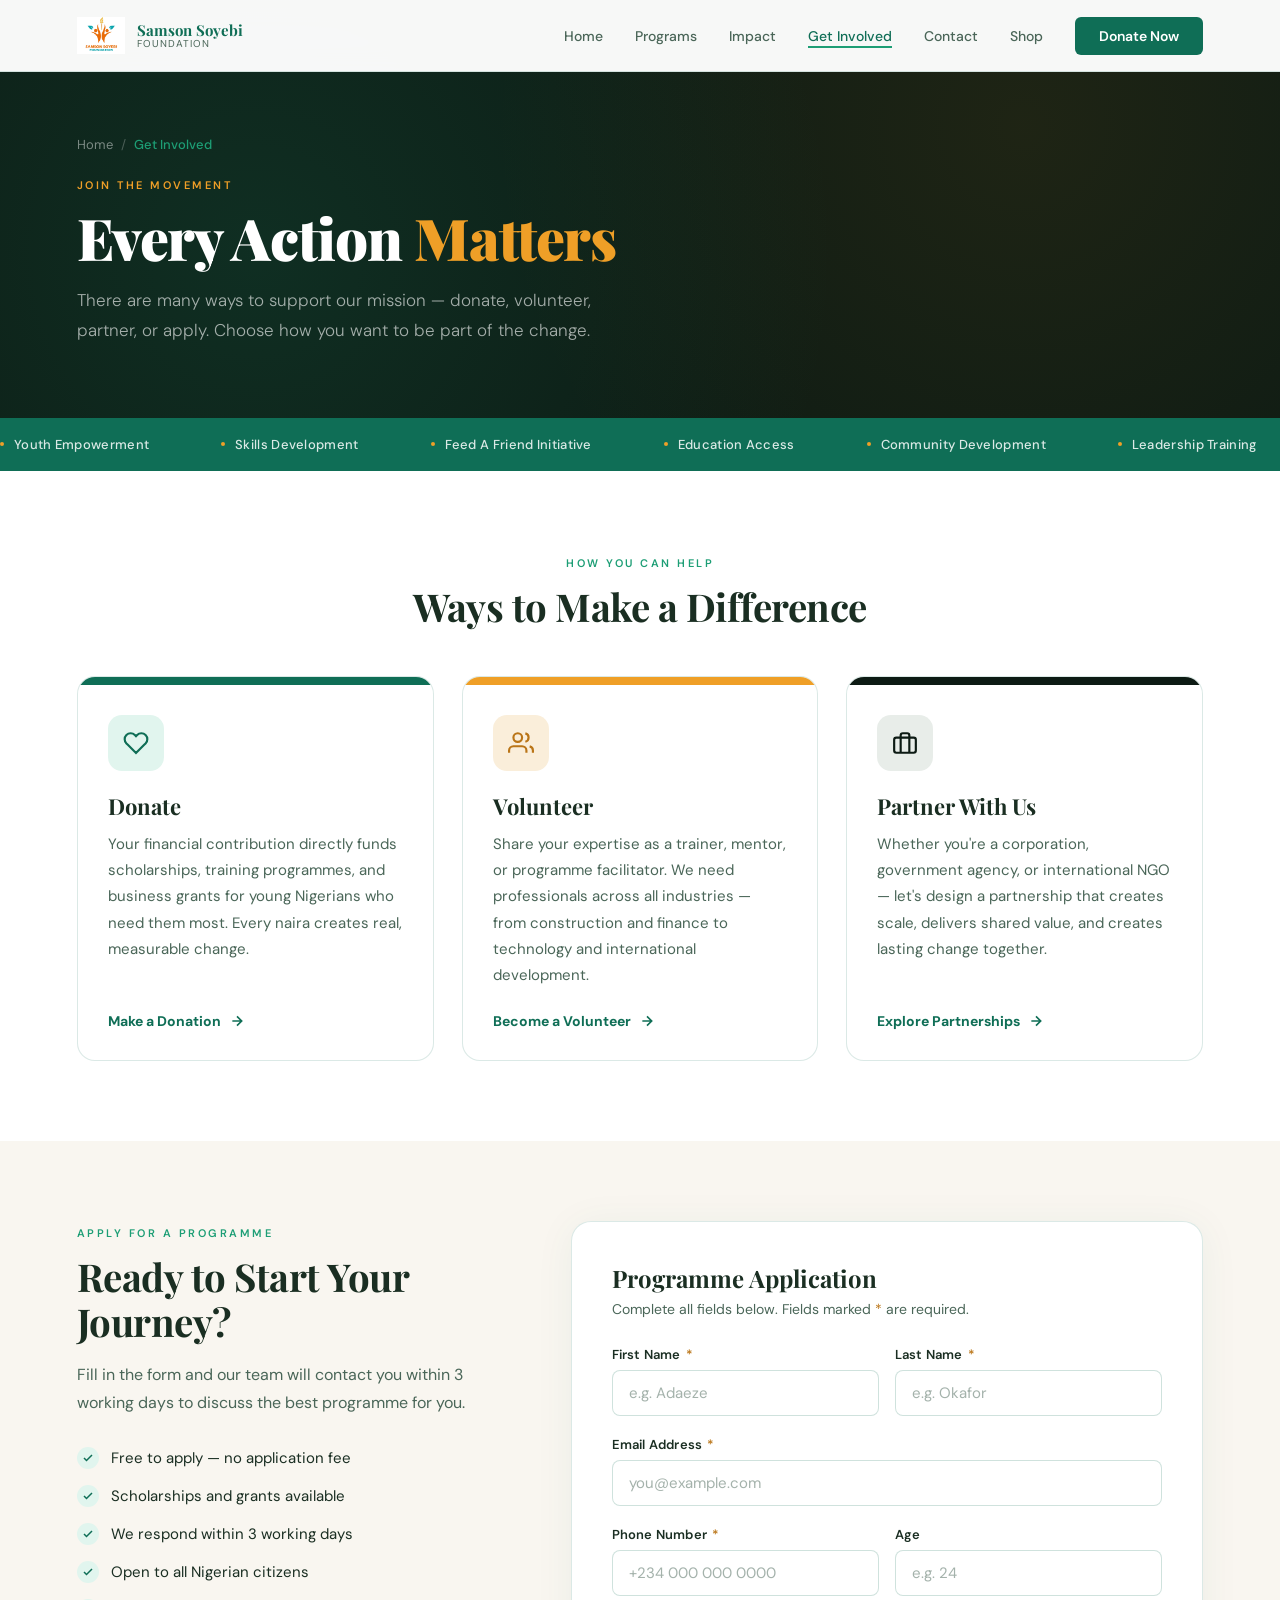
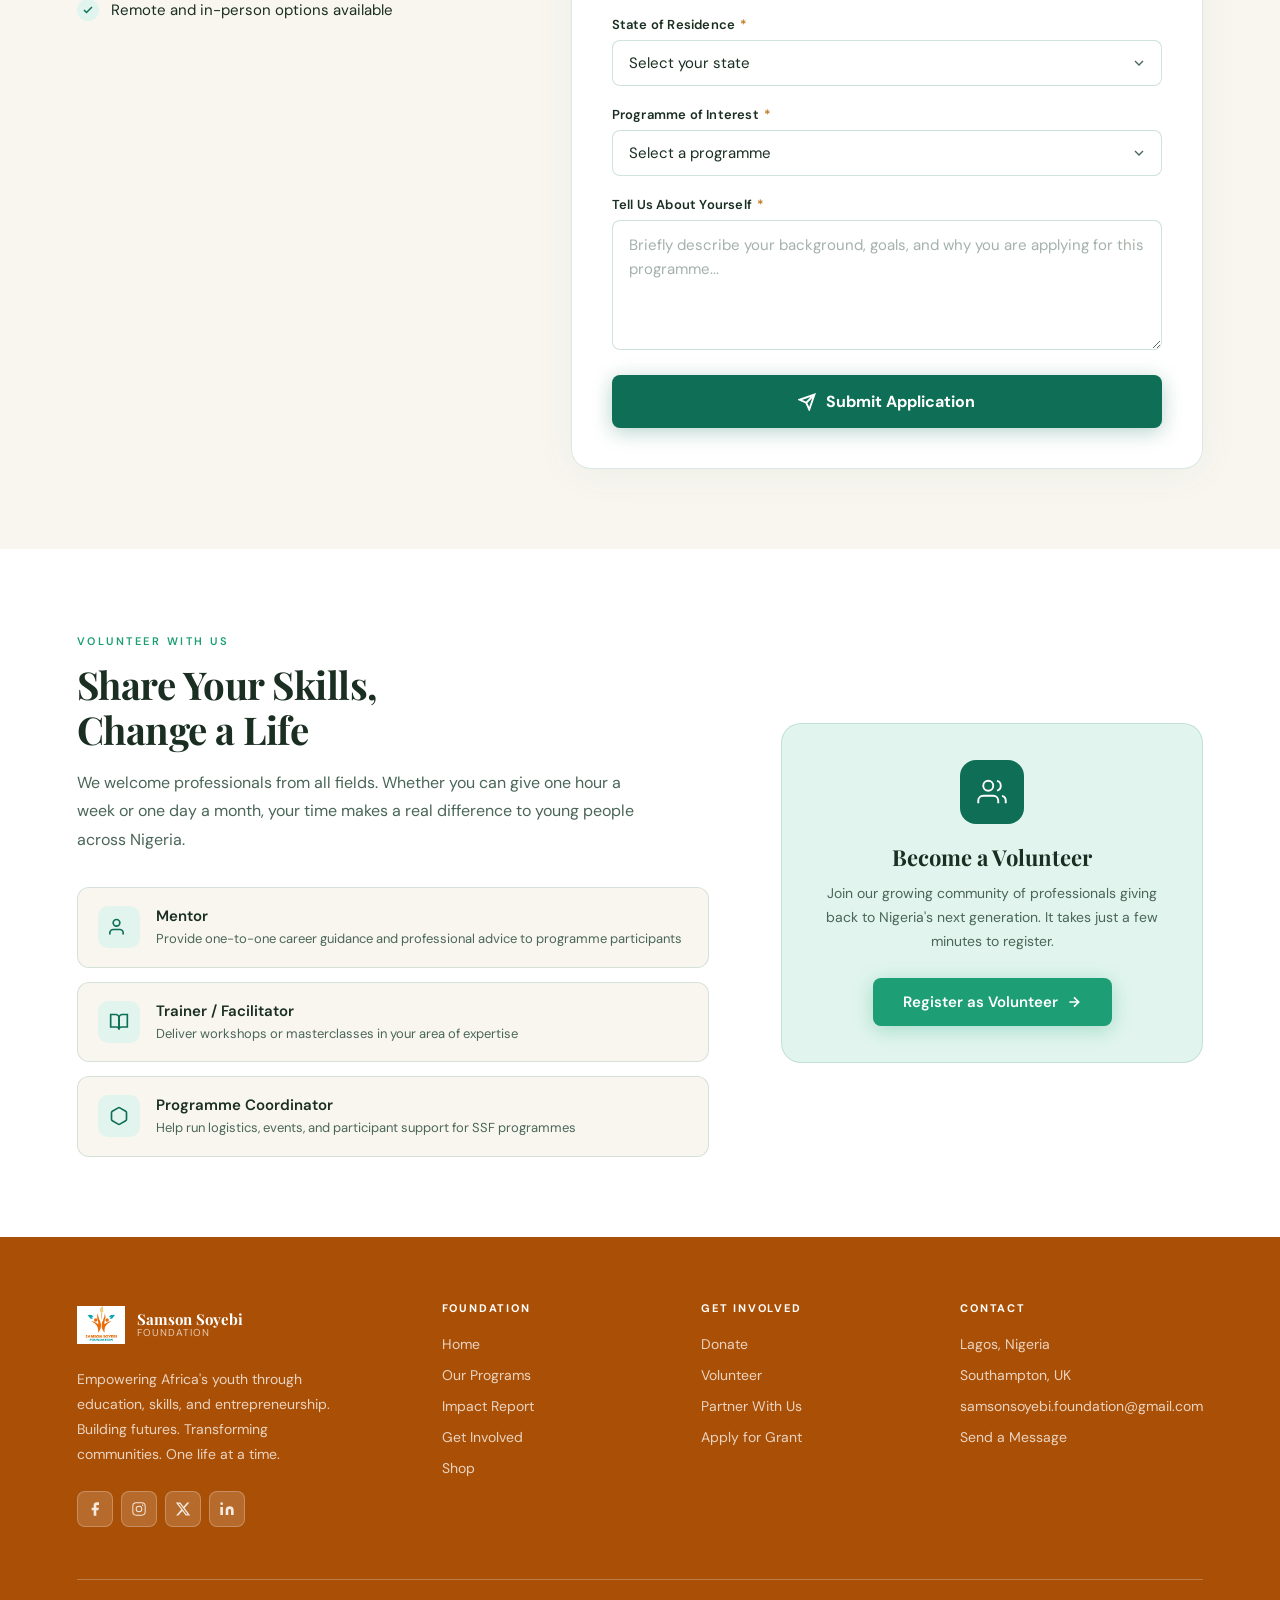
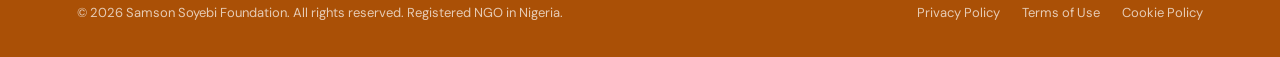
<file: get-involved.html>
<!DOCTYPE html>
<html lang="en">
<head>
<meta charset="UTF-8">
<meta name="viewport" content="width=device-width, initial-scale=1.0">
<title>Get Involved — Samson Soyebi Foundation</title>
<link href="https://fonts.googleapis.com/css2?family=Playfair+Display:wght@400;600;700;900&family=DM+Sans:wght@300;400;500;600&display=swap" rel="stylesheet">
<link rel="stylesheet" href="shared.css">
<style>
  /* ── WAYS TO HELP ── */
  .ways-grid { display: grid; grid-template-columns: repeat(3,1fr); gap: 28px; margin-top: 48px; }
  .way-card { border-radius: 18px; overflow: hidden; background: white; border: 1px solid var(--ssf-border); transition: transform .3s, box-shadow .3s; display: flex; flex-direction: column; }
  .way-card:hover { transform: translateY(-8px); box-shadow: 0 24px 60px rgba(15,110,86,.14); }
  .way-top { height: 8px; }
  .wt-green { background: var(--ssf-green); }
  .wt-gold { background: var(--ssf-gold-light); }
  .wt-dark { background: var(--ssf-dark); }
  .way-body { padding: 30px; flex: 1; display: flex; flex-direction: column; }
  .way-icon { width: 56px; height: 56px; border-radius: 14px; display: flex; align-items: center; justify-content: center; color: var(--ssf-green); margin-bottom: 20px; }
  .way-icon svg { width: 26px; height: 26px; }
  .wi-green { background: var(--ssf-green-pale); }
  .wi-gold { background: var(--ssf-gold-pale); color: var(--ssf-gold) !important; }
  .wi-dark { background: #e8ede9; color: var(--ssf-dark) !important; }
  .way-title { font-family: var(--font-display); font-size: 22px; font-weight: 700; color: var(--ssf-text); margin-bottom: 10px; }
  .way-desc { font-size: 15px; color: var(--ssf-muted); line-height: 1.75; flex: 1; margin-bottom: 24px; }
  .way-link { display: inline-flex; align-items: center; gap: 8px; font-size: 14px; font-weight: 700; color: var(--ssf-green); text-decoration: none; transition: gap .2s, color .2s; }
  .way-link:hover { gap: 12px; color: var(--ssf-green-light); }
  .way-link svg { width: 16px; height: 16px; }

  /* ── APPLICATION FORM ── */
  .apply-section { background: var(--ssf-cream); }
  .apply-inner { display: grid; grid-template-columns: 1fr 1.5fr; gap: 72px; align-items: start; }
  .apply-left { position: sticky; top: 100px; }
  .apply-checklist { list-style: none; margin-top: 28px; display: flex; flex-direction: column; gap: 14px; }
  .apply-checklist li { display: flex; align-items: flex-start; gap: 12px; font-size: 15px; color: var(--ssf-text); line-height: 1.6; }
  .check-icon { width: 22px; height: 22px; border-radius: 50%; background: var(--ssf-green-pale); display: flex; align-items: center; justify-content: center; flex-shrink: 0; margin-top: 1px; color: var(--ssf-green); }
  .check-icon svg { width: 12px; height: 12px; }
  .apply-form-card { background: white; border-radius: 20px; padding: 40px; border: 1px solid var(--ssf-border); box-shadow: 0 4px 40px rgba(15,110,86,.06); }
  .form-card-title { font-family: var(--font-display); font-size: 24px; font-weight: 700; color: var(--ssf-text); margin-bottom: 6px; }
  .form-card-sub { font-size: 14px; color: var(--ssf-muted); margin-bottom: 28px; }

  /* ── VOLUNTEER ── */
  .volunteer-section { background: white; }
  .vol-inner { display: grid; grid-template-columns: 1.5fr 1fr; gap: 72px; align-items: center; }
  .vol-roles { display: flex; flex-direction: column; gap: 14px; margin-top: 32px; }
  .vol-role { display: flex; align-items: flex-start; gap: 16px; background: var(--ssf-cream); border-radius: 12px; padding: 18px 20px; border: 1px solid var(--ssf-border); transition: border-color .2s, transform .2s; }
  .vol-role:hover { border-color: var(--ssf-green-light); transform: translateX(4px); }
  .vol-role-icon { width: 42px; height: 42px; border-radius: 10px; background: var(--ssf-green-pale); flex-shrink: 0; display: flex; align-items: center; justify-content: center; color: var(--ssf-green); }
  .vol-role-icon svg { width: 20px; height: 20px; }
  .vol-role-name { font-weight: 600; font-size: 15px; color: var(--ssf-text); margin-bottom: 3px; }
  .vol-role-desc { font-size: 13px; color: var(--ssf-muted); line-height: 1.5; }
  .vol-cta { background: var(--ssf-green-pale); border-radius: 20px; padding: 36px; border: 1px solid var(--ssf-border); text-align: center; }
  .vol-cta-icon { width: 64px; height: 64px; border-radius: 16px; background: var(--ssf-green); margin: 0 auto 18px; display: flex; align-items: center; justify-content: center; color: white; }
  .vol-cta-icon svg { width: 30px; height: 30px; }
  .vol-cta h3 { font-family: var(--font-display); font-size: 22px; font-weight: 700; color: var(--ssf-text); margin-bottom: 10px; }
  .vol-cta p { font-size: 14px; color: var(--ssf-muted); line-height: 1.7; margin-bottom: 24px; }

  /* ── SPINNER & POP ANIMATIONS ── */
  @keyframes spin { to { transform: rotate(360deg); } }
  @keyframes popIn { from { transform: scale(0); opacity: 0; } to { transform: scale(1); opacity: 1; } }

  @media (max-width:1024px) { .apply-inner { grid-template-columns:1fr; gap:40px; } .apply-left { position:static; } .vol-inner { grid-template-columns:1fr; } }
  @media (max-width:768px) { .ways-grid { grid-template-columns:1fr; } }
</style>
</head>
<body data-page="involved">

<div class="page-hero">
  <div class="page-hero-grid"></div>
  <div class="page-hero-inner">
    <div class="page-hero-breadcrumb">
      <a href="index">Home</a><span>/</span><strong>Get Involved</strong>
    </div>
    <span class=
    "page-hero-tag">Join the Movement</span>
    <h1>Every Action <em>Matters</em></h1>
    <p>There are many ways to support our mission — donate, volunteer, partner, or apply. Choose how you want to be part of the change.</p>
  </div>
</div>

<!-- WAYS TO GET INVOLVED -->
<section class="content-section">
  <div style="text-align:center;margin-bottom:8px;">
    <span class="section-tag">How You Can Help</span>
    <h2 class="section-title">Ways to Make a Difference</h2>
  </div>
  <div class="ways-grid">
    <div class="way-card fade-up">
      <div class="way-top wt-green"></div>
      <div class="way-body">
        <div class="way-icon wi-green"><svg viewBox="0 0 24 24" fill="none" stroke="currentColor" stroke-width="2"><path d="M20.84 4.61a5.5 5.5 0 00-7.78 0L12 5.67l-1.06-1.06a5.5 5.5 0 00-7.78 7.78l1.06 1.06L12 21.23l7.78-7.78 1.06-1.06a5.5 5.5 0 000-7.78z"/></svg></div>
        <div class="way-title">Donate</div>
        <p class="way-desc">Your financial contribution directly funds scholarships, training programmes, and business grants for young Nigerians who need them most. Every naira creates real, measurable change.</p>
        <a href="donate" class="way-link">Make a Donation <svg viewBox="0 0 24 24" fill="none" stroke="currentColor" stroke-width="2.5"><path d="M5 12h14M12 5l7 7-7 7"/></svg></a>
      </div>
    </div>
    <div class="way-card fade-up" id="volunteer">
      <div class="way-top wt-gold"></div>
      <div class="way-body">
        <div class="way-icon wi-gold"><svg viewBox="0 0 24 24" fill="none" stroke="currentColor" stroke-width="2"><path d="M17 21v-2a4 4 0 00-4-4H5a4 4 0 00-4 4v2"/><circle cx="9" cy="7" r="4"/><path d="M23 21v-2a4 4 0 00-3-3.87M16 3.13a4 4 0 010 7.75"/></svg></div>
        <div class="way-title">Volunteer</div>
        <p class="way-desc">Share your expertise as a trainer, mentor, or programme facilitator. We need professionals across all industries — from construction and finance to technology and international development.</p>
        <a href="#vol-form" class="way-link">Become a Volunteer <svg viewBox="0 0 24 24" fill="none" stroke="currentColor" stroke-width="2.5"><path d="M5 12h14M12 5l7 7-7 7"/></svg></a>
      </div>
    </div>
    <div class="way-card fade-up" id="partner">
      <div class="way-top wt-dark"></div>
      <div class="way-body">
        <div class="way-icon wi-dark"><svg viewBox="0 0 24 24" fill="none" stroke="currentColor" stroke-width="2"><rect x="2" y="7" width="20" height="14" rx="2"/><path d="M16 21V5a2 2 0 00-2-2h-4a2 2 0 00-2 2v16"/></svg></div>
        <div class="way-title">Partner With Us</div>
        <p class="way-desc">Whether you're a corporation, government agency, or international NGO — let's design a partnership that creates scale, delivers shared value, and creates lasting change together.</p>
        <a href="contact" class="way-link">Explore Partnerships <svg viewBox="0 0 24 24" fill="none" stroke="currentColor" stroke-width="2.5"><path d="M5 12h14M12 5l7 7-7 7"/></svg></a>
      </div>
    </div>
  </div>
</section>

<!-- APPLY SECTION -->
<section class="content-section apply-section" id="apply">
  <div class="apply-inner">

    <!-- LEFT -->
    <div class="apply-left fade-up">
      <span class="section-tag">Apply for a Programme</span>
      <h2 class="section-title">Ready to Start Your Journey?</h2>
      <p class="section-desc">Fill in the form and our team will contact you within 3 working days to discuss the best programme for you.</p>
      <ul class="apply-checklist">
        <li><div class="check-icon"><svg viewBox="0 0 24 24" fill="none" stroke="currentColor" stroke-width="3"><polyline points="20 6 9 17 4 12"/></svg></div>Free to apply — no application fee</li>
        <li><div class="check-icon"><svg viewBox="0 0 24 24" fill="none" stroke="currentColor" stroke-width="3"><polyline points="20 6 9 17 4 12"/></svg></div>Scholarships and grants available</li>
        <li><div class="check-icon"><svg viewBox="0 0 24 24" fill="none" stroke="currentColor" stroke-width="3"><polyline points="20 6 9 17 4 12"/></svg></div>We respond within 3 working days</li>
        <li><div class="check-icon"><svg viewBox="0 0 24 24" fill="none" stroke="currentColor" stroke-width="3"><polyline points="20 6 9 17 4 12"/></svg></div>Open to all Nigerian citizens</li>
        <li><div class="check-icon"><svg viewBox="0 0 24 24" fill="none" stroke="currentColor" stroke-width="3"><polyline points="20 6 9 17 4 12"/></svg></div>Remote and in-person options available</li>
      </ul>
    </div>

    <!-- RIGHT: LIVE FORM -->
    <div class="apply-form-card fade-up">
      <div class="form-card-title">Programme Application</div>
      <div class="form-card-sub">Complete all fields below. Fields marked <span style="color:var(--ssf-gold)">*</span> are required.</div>

      <!-- Error banner -->
      <div id="applyError" style="display:none;padding:14px 18px;background:#fff0f0;border:1.5px solid #ffb3b3;border-radius:10px;margin-bottom:20px;font-size:14px;color:#c0392b;line-height:1.6;">
        ⚠️ Something went wrong. Please try again or email
        <a href="mailto:info@samsonsoyebi.com" style="color:var(--ssf-green);font-weight:600;">info@samsonsoyebi.com</a> directly.
      </div>

      <!-- THE FORM -->
      <form id="applyForm" novalidate>
        <!-- Honeypot -->
        <input type="text" name="_gotcha" style="display:none" tabindex="-1" autocomplete="off">
        <input type="hidden" name="_subject" value="New Programme Application — SSF Website">

        <div class="form-row">
          <div class="form-group">
            <label class="form-label">First Name <span>*</span></label>
            <input type="text" name="first_name" class="form-input" placeholder="e.g. Adaeze" required>
          </div>
          <div class="form-group">
            <label class="form-label">Last Name <span>*</span></label>
            <input type="text" name="last_name" class="form-input" placeholder="e.g. Okafor" required>
          </div>
        </div>
        <div class="form-group">
          <label class="form-label">Email Address <span>*</span></label>
          <input type="email" name="email" class="form-input" placeholder="you@example.com" required>
        </div>
        <div class="form-row">
          <div class="form-group">
            <label class="form-label">Phone Number <span>*</span></label>
            <input type="tel" name="phone" class="form-input" placeholder="+234 000 000 0000" required>
          </div>
          <div class="form-group">
            <label class="form-label">Age</label>
            <input type="number" name="age" class="form-input" placeholder="e.g. 24" min="16" max="60">
          </div>
        </div>
        <div class="form-group">
          <label class="form-label">State of Residence <span>*</span></label>
          <select name="state" class="form-select" required>
            <option value="" disabled selected>Select your state</option>
            <option>Abia</option><option>Adamawa</option><option>Akwa Ibom</option><option>Anambra</option><option>Bauchi</option><option>Bayelsa</option><option>Benue</option><option>Borno</option><option>Cross River</option><option>Delta</option><option>Ebonyi</option><option>Edo</option><option>Ekiti</option><option>Enugu</option><option>Gombe</option><option>Imo</option><option>Jigawa</option><option>Kaduna</option><option>Kano</option><option>Katsina</option><option>Kebbi</option><option>Kogi</option><option>Kwara</option><option>Lagos</option><option>Nasarawa</option><option>Niger</option><option>Ogun</option><option>Ondo</option><option>Osun</option><option>Oyo</option><option>Plateau</option><option>Rivers</option><option>Sokoto</option><option>Taraba</option><option>Yobe</option><option>Zamfara</option><option>FCT – Abuja</option>
          </select>
        </div>
        <div class="form-group">
          <label class="form-label">Programme of Interest <span>*</span></label>
          <select name="programme" class="form-select" required>
            <option value="" disabled selected>Select a programme</option>
            <option>Trade &amp; Skills Academy</option>
            <option>Global Education Pathways</option>
            <option>Youth Entrepreneur Fund</option>
            <option>Digital Skills for All</option>
            <option>Future Leaders Initiative</option>
            <option>Women &amp; Youth Inclusion</option>
          </select>
        </div>
        <div class="form-group">
          <label class="form-label">Tell Us About Yourself <span>*</span></label>
          <textarea name="about" class="form-textarea" placeholder="Briefly describe your background, goals, and why you are applying for this programme..." required style="min-height:130px;"></textarea>
        </div>

        <!-- Sending indicator -->
        <div id="applySending" style="display:none;align-items:center;justify-content:center;gap:12px;padding:16px;font-size:15px;font-weight:600;color:var(--ssf-green);">
          <div style="width:22px;height:22px;border:3px solid var(--ssf-green-pale);border-top-color:var(--ssf-green);border-radius:50%;animation:spin .8s linear infinite;flex-shrink:0;"></div>
          Submitting your application…
        </div>

        <button type="submit" class="form-submit" id="applySubmitBtn">
          <svg viewBox="0 0 24 24" fill="none" stroke="currentColor" stroke-width="2.5"><path d="M22 2L11 13M22 2l-7 20-4-9-9-4 20-7z"/></svg>
          Submit Application
        </button>
      </form>

      <!-- SUCCESS STATE -->
      <div id="applySuccess" style="display:none;flex-direction:column;align-items:center;text-align:center;padding:44px 20px;gap:16px;">
        <div style="width:80px;height:80px;border-radius:50%;background:var(--ssf-green-pale);display:flex;align-items:center;justify-content:center;color:var(--ssf-green);animation:popIn .4s cubic-bezier(.175,.885,.32,1.275) forwards;">
          <svg viewBox="0 0 24 24" fill="none" stroke="currentColor" stroke-width="2.5" width="40" height="40"><polyline points="20 6 9 17 4 12"/></svg>
        </div>
        <div style="font-family:var(--font-display);font-size:24px;font-weight:700;color:var(--ssf-text);">Application Received!</div>
        <p style="font-size:15px;color:var(--ssf-muted);max-width:380px;line-height:1.75;">
          Thank you for applying. Our team at <strong>info@samsonsoyebi.com</strong> will review your application and reach out within <strong>3 working days</strong>.
        </p>
        <a href="programs" class="btn-primary" style="margin-top:8px;display:inline-flex;align-items:center;gap:8px;">
          Explore Our Programmes
          <svg width="16" height="16" viewBox="0 0 24 24" fill="none" stroke="currentColor" stroke-width="2.5"><path d="M5 12h14M12 5l7 7-7 7"/></svg>
        </a>
      </div>

    </div>
  </div>
</section>

<!-- VOLUNTEER SECTION -->
<section class="content-section volunteer-section" id="vol-form">
  <div class="vol-inner">
    <div class="fade-up">
      <span class="section-tag">Volunteer With Us</span>
      <h2 class="section-title">Share Your Skills,<br>Change a Life</h2>
      <p class="section-desc">We welcome professionals from all fields. Whether you can give one hour a week or one day a month, your time makes a real difference to young people across Nigeria.</p>
      <div class="vol-roles">
        <div class="vol-role">
          <div class="vol-role-icon"><svg viewBox="0 0 24 24" fill="none" stroke="currentColor" stroke-width="2"><path d="M17 21v-2a4 4 0 00-4-4H5a4 4 0 00-4 4v2"/><circle cx="9" cy="7" r="4"/></svg></div>
          <div><div class="vol-role-name">Mentor</div><div class="vol-role-desc">Provide one-to-one career guidance and professional advice to programme participants</div></div>
        </div>
        <div class="vol-role">
          <div class="vol-role-icon"><svg viewBox="0 0 24 24" fill="none" stroke="currentColor" stroke-width="2"><path d="M2 3h6a4 4 0 014 4v14a3 3 0 00-3-3H2z"/><path d="M22 3h-6a4 4 0 00-4 4v14a3 3 0 013-3h7z"/></svg></div>
          <div><div class="vol-role-name">Trainer / Facilitator</div><div class="vol-role-desc">Deliver workshops or masterclasses in your area of expertise</div></div>
        </div>
        <div class="vol-role">
          <div class="vol-role-icon"><svg viewBox="0 0 24 24" fill="none" stroke="currentColor" stroke-width="2"><path d="M21 16V8a2 2 0 00-1-1.73l-7-4a2 2 0 00-2 0l-7 4A2 2 0 003 8v8a2 2 0 001 1.73l7 4a2 2 0 002 0l7-4A2 2 0 0021 16z"/></svg></div>
          <div><div class="vol-role-name">Programme Coordinator</div><div class="vol-role-desc">Help run logistics, events, and participant support for SSF programmes</div></div>
        </div>
      </div>
    </div>
    <div class="vol-cta fade-up">
      <div class="vol-cta-icon"><svg viewBox="0 0 24 24" fill="none" stroke="currentColor" stroke-width="1.5"><path d="M17 21v-2a4 4 0 00-4-4H5a4 4 0 00-4 4v2"/><circle cx="9" cy="7" r="4"/><path d="M23 21v-2a4 4 0 00-3-3.87M16 3.13a4 4 0 010 7.75"/></svg></div>
      <h3>Become a Volunteer</h3>
      <p>Join our growing community of professionals giving back to Nigeria's next generation. It takes just a few minutes to register.</p>
      <a href="contact" class="btn-primary" style="display:inline-flex;justify-content:center;">Register as Volunteer <svg width="16" height="16" viewBox="0 0 24 24" fill="none" stroke="currentColor" stroke-width="2.5"><path d="M5 12h14M12 5l7 7-7 7"/></svg></a>
    </div>
  </div>
</section>

<script src="shared.js"></script>
<script>
  // ── LIVE FORMSPREE SUBMISSION (mgobqonr → info@samsonsoyebi.com) ──
  const FORMSPREE_URL = 'https://formspree.io/f/mgobqonr';

  const applyForm     = document.getElementById('applyForm');
  const applySubmit   = document.getElementById('applySubmitBtn');
  const applySending  = document.getElementById('applySending');
  const applyError    = document.getElementById('applyError');
  const applySuccess  = document.getElementById('applySuccess');

  applyForm.addEventListener('submit', async (e) => {
    e.preventDefault();

    // HTML5 validation
    if (!applyForm.checkValidity()) {
      applyForm.reportValidity();
      return;
    }

    // Hide previous error, show sending state
    applyError.style.display = 'none';
    applySubmit.style.display = 'none';
    applySending.style.display = 'flex';

    try {
      const res = await fetch(FORMSPREE_URL, {
        method: 'POST',
        body: new FormData(applyForm),
        headers: { 'Accept': 'application/json' }
      });

      if (res.ok) {
        // ✅ SUCCESS — hide form, show success card
        applyForm.style.display = 'none';
        applySending.style.display = 'none';
        applyError.style.display = 'none';
        applySuccess.style.display = 'flex';
        // Scroll success card into view
        applySuccess.scrollIntoView({ behavior: 'smooth', block: 'center' });
      } else {
        throw new Error('Status ' + res.status);
      }
    } catch (err) {
      // ❌ ERROR — restore button, show error
      applySending.style.display = 'none';
      applySubmit.style.display = 'flex';
      applyError.style.display = 'block';
      console.error('Application submit error:', err);
    }
  });
</script>
</body>
</html>
</file>
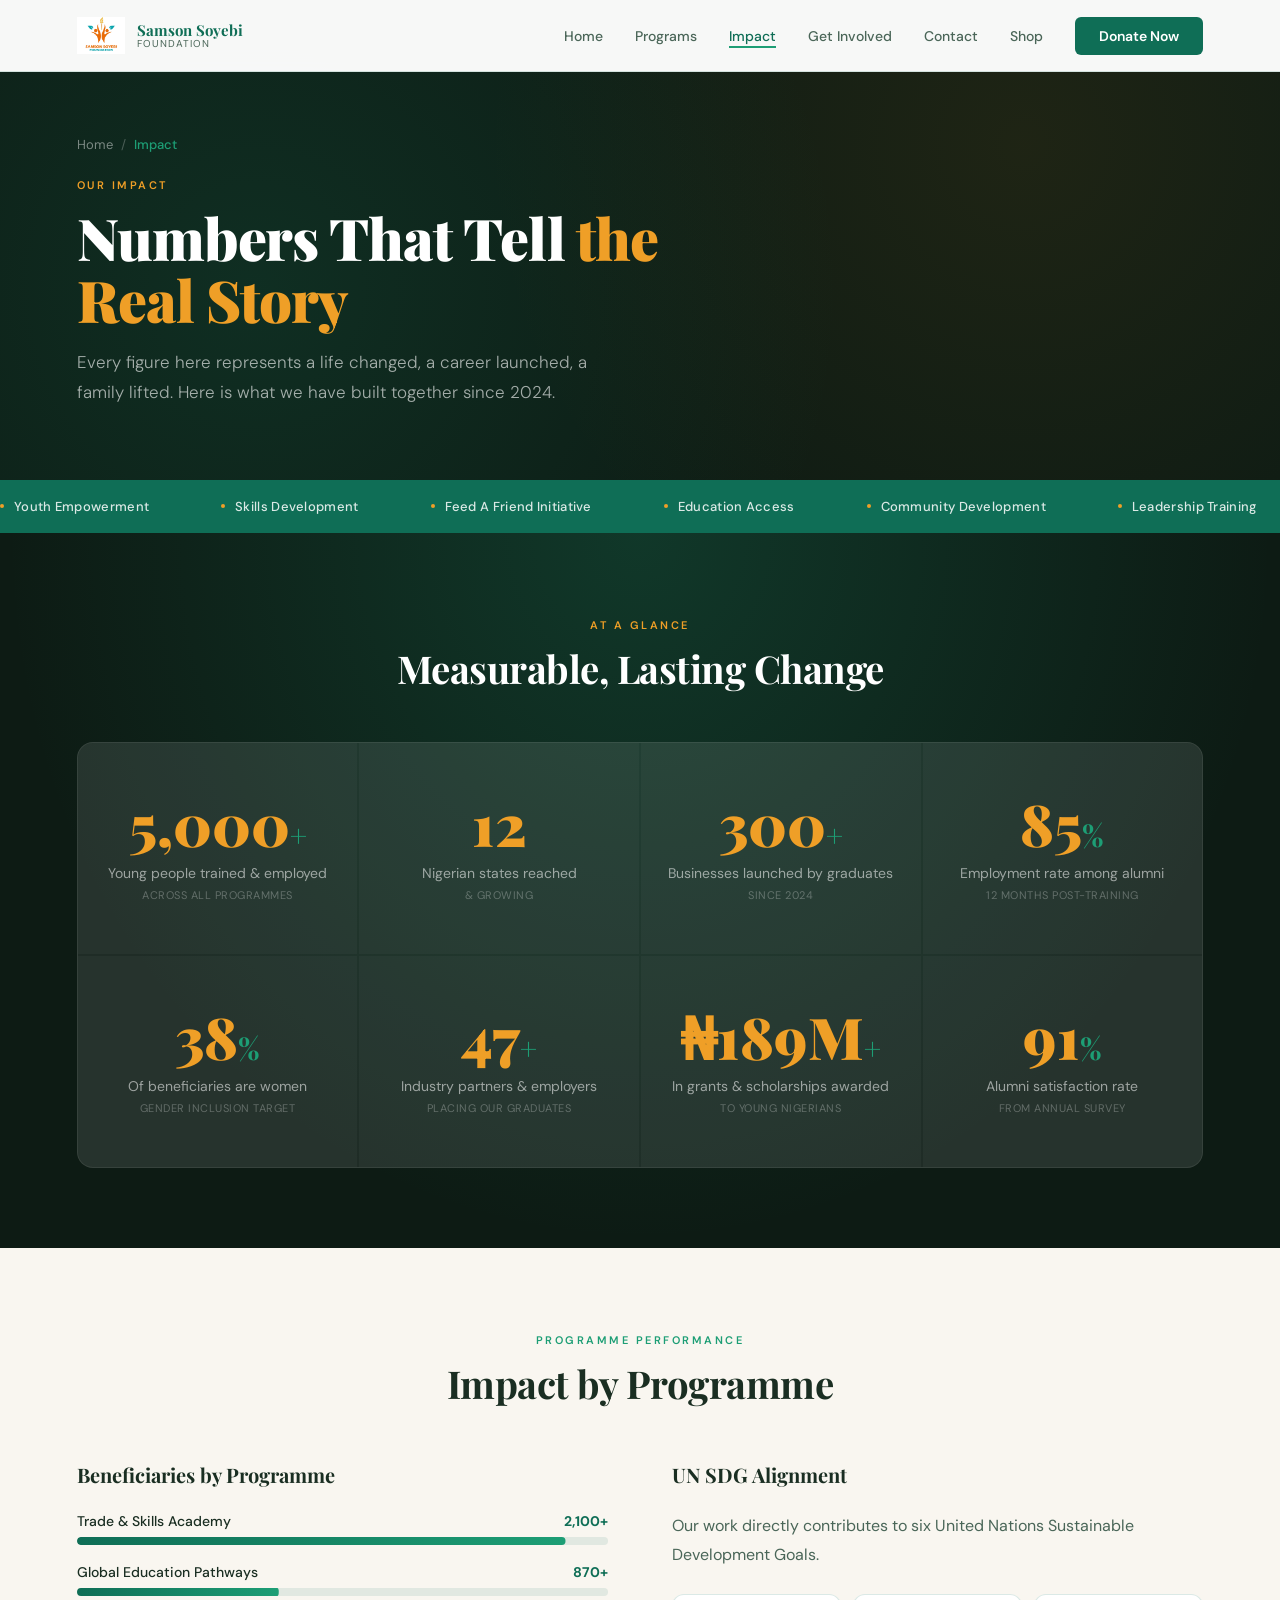
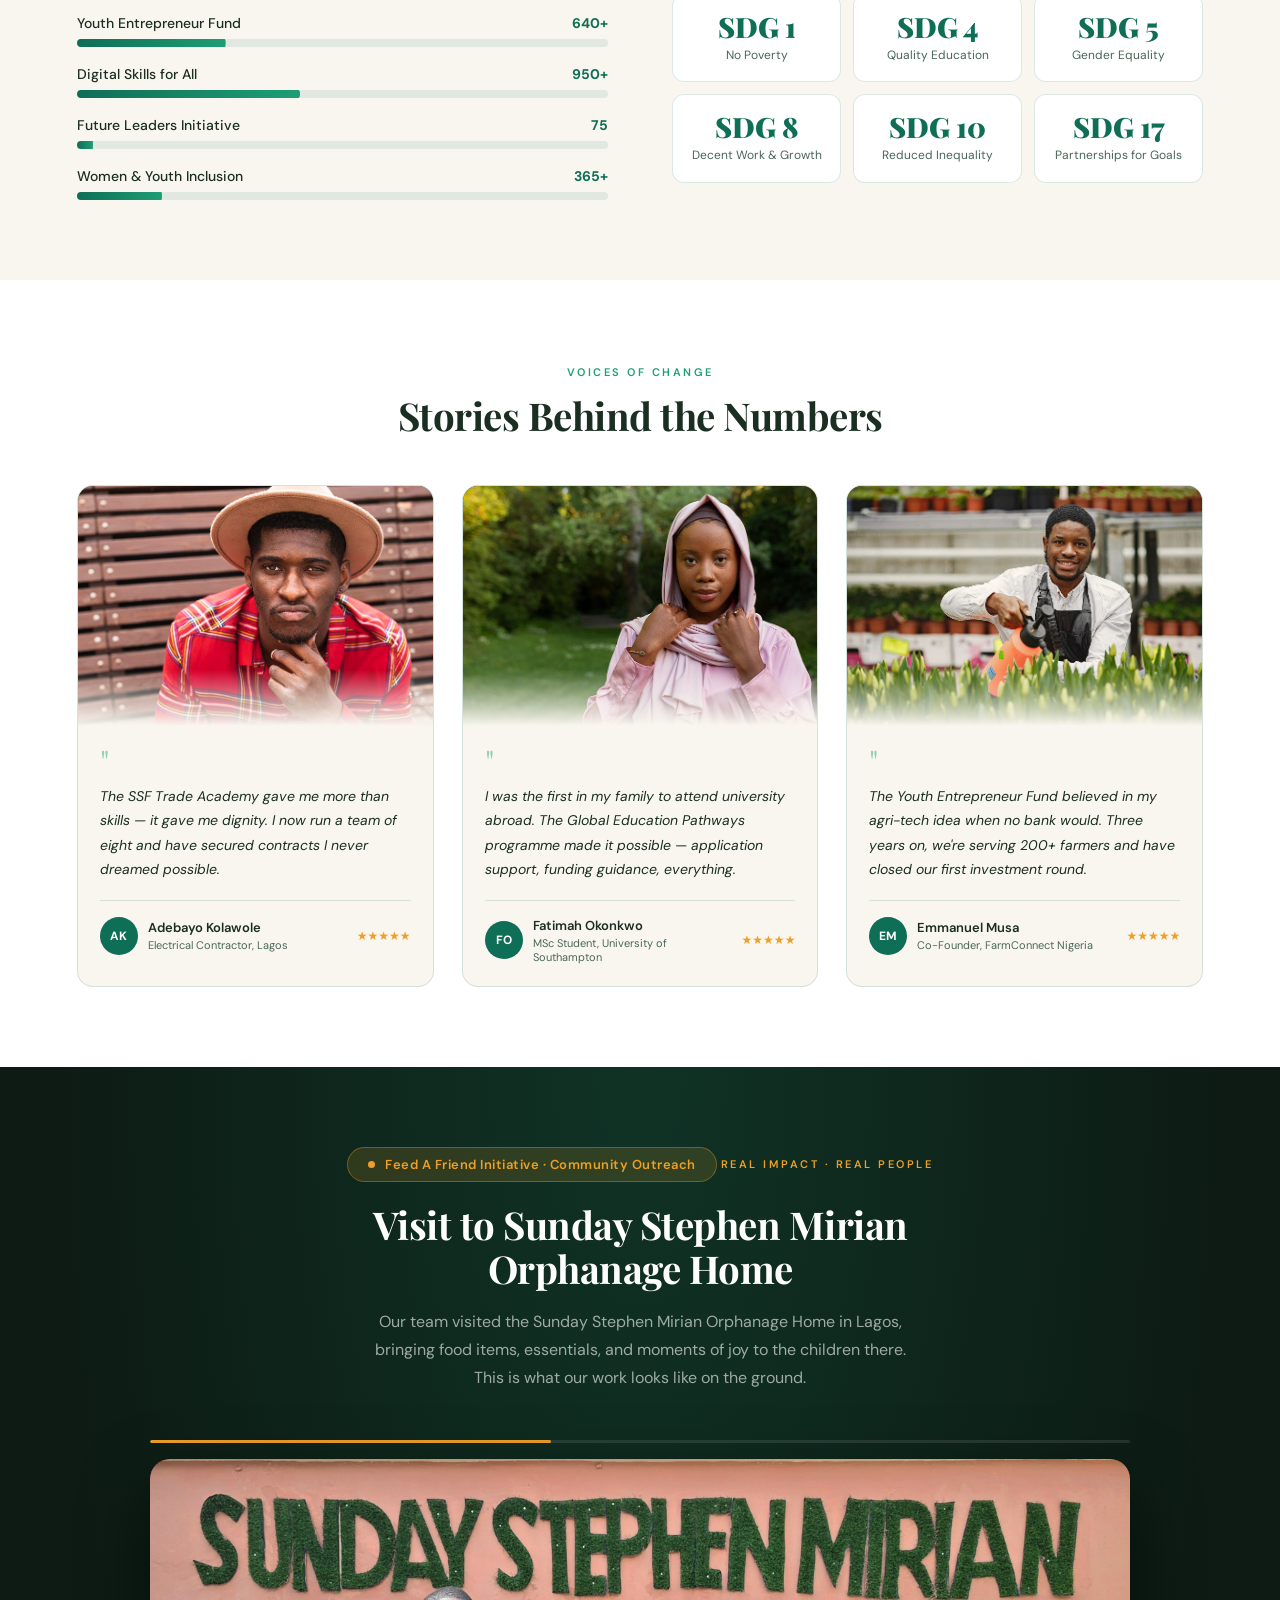
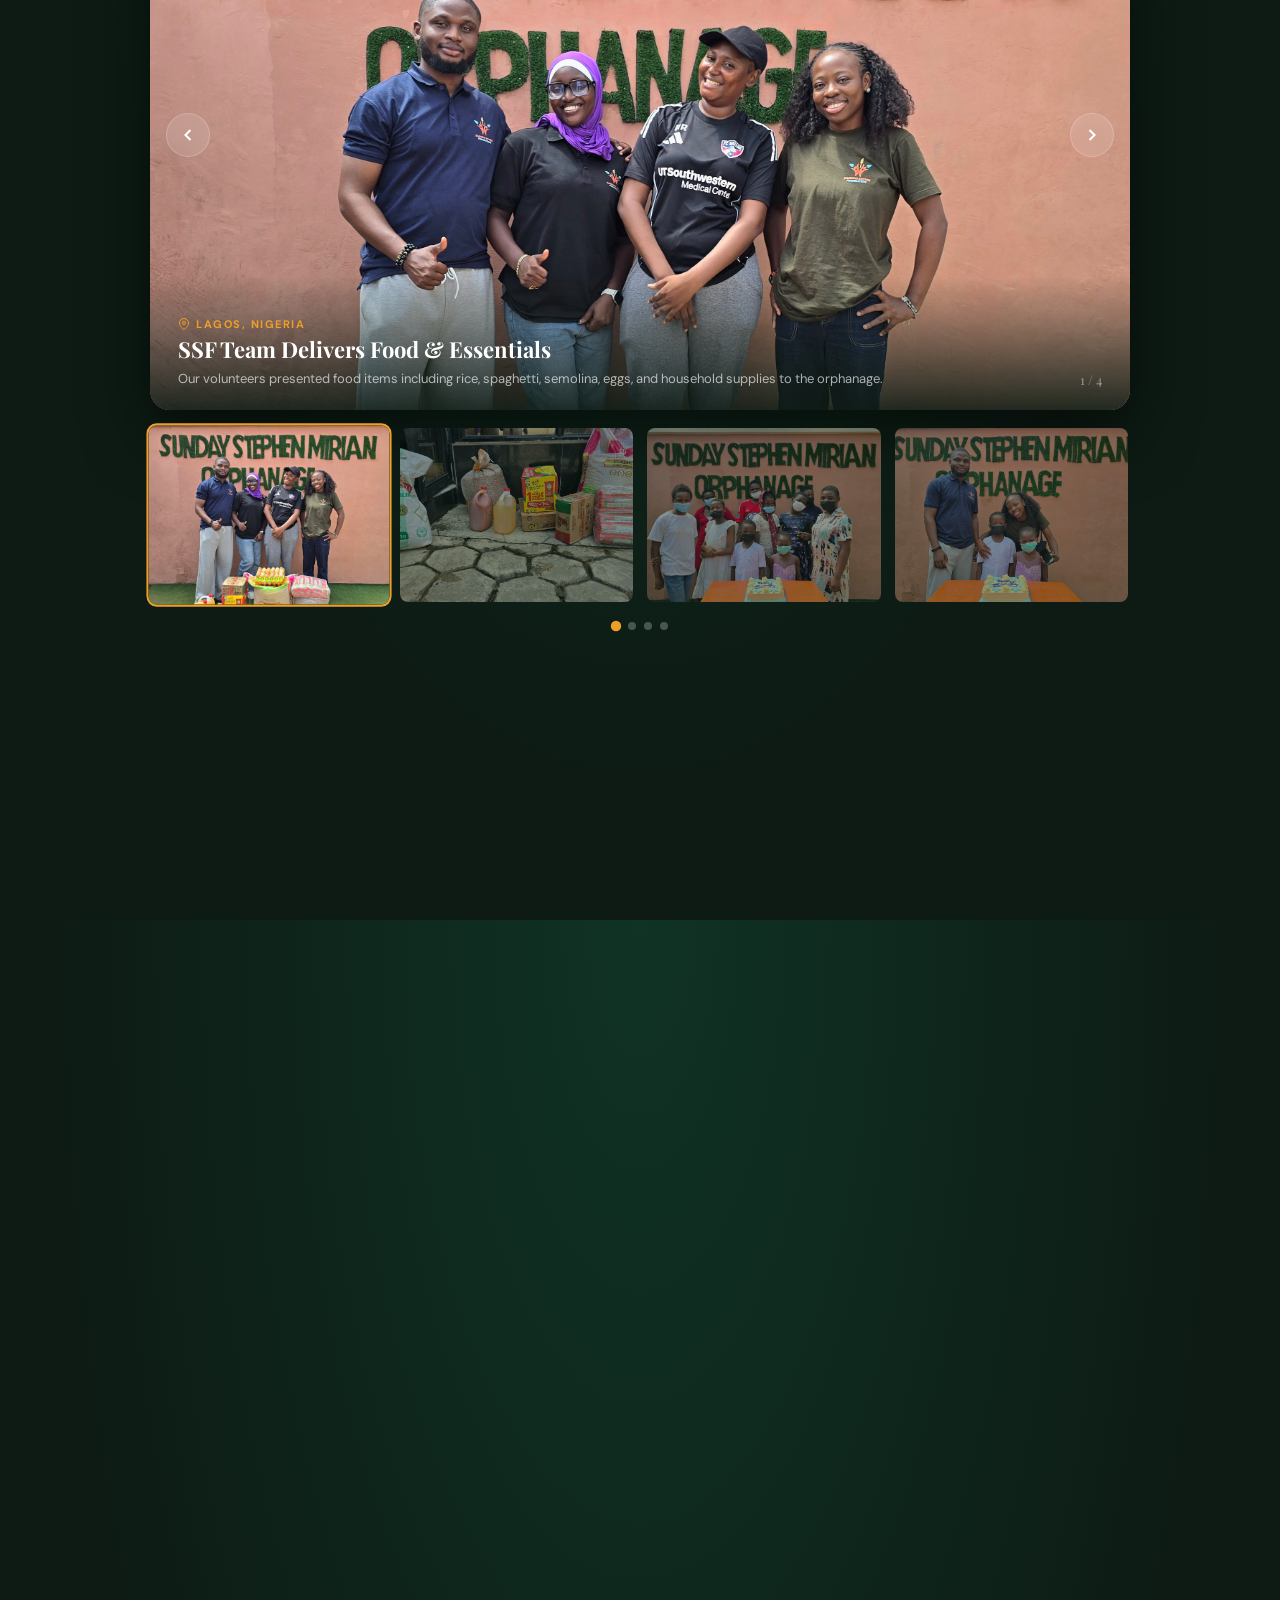
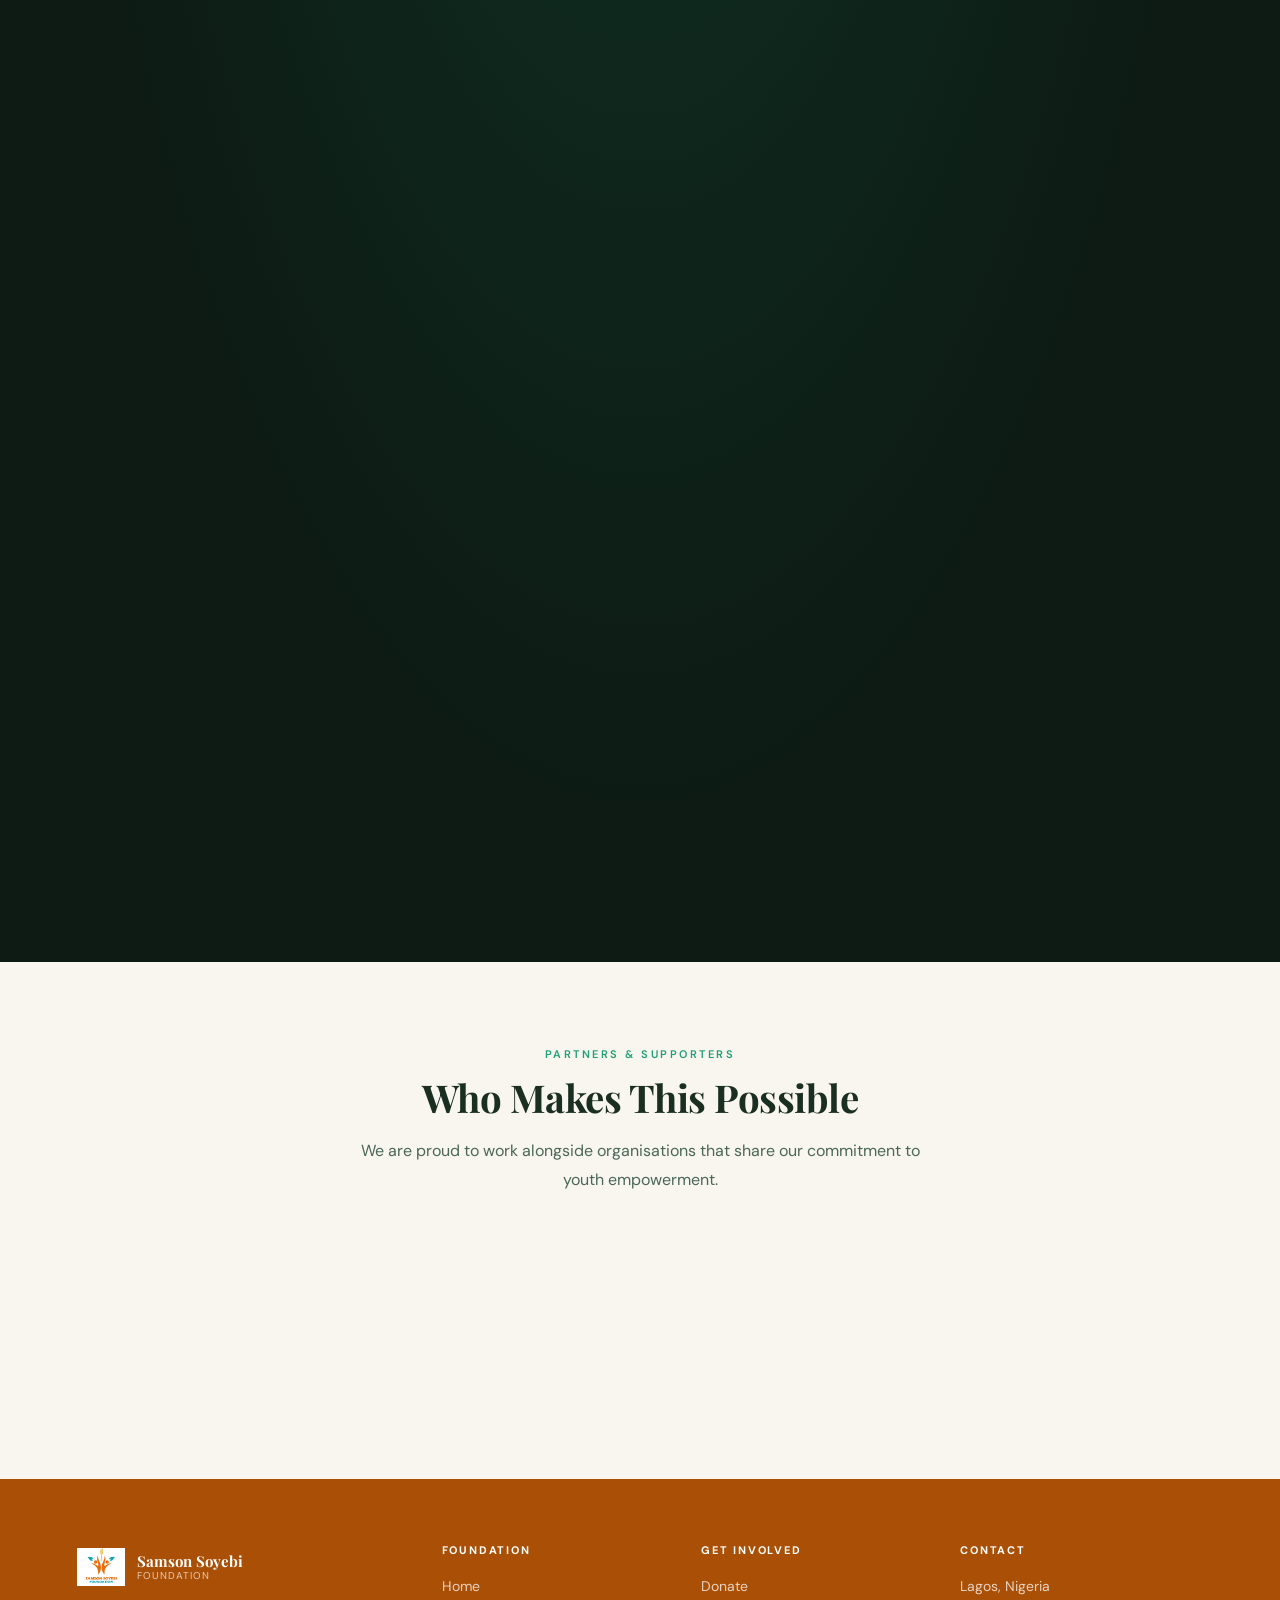
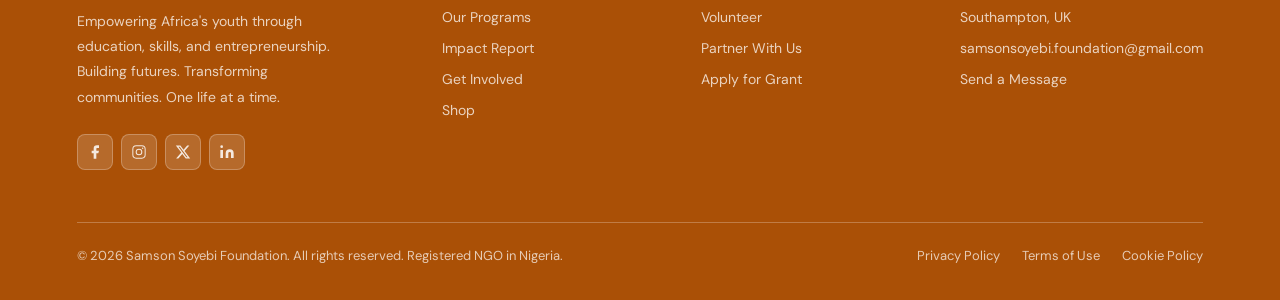
<file: impact.html>
<!DOCTYPE html>
<html lang="en">
<head>
<meta charset="UTF-8">
<meta name="viewport" content="width=device-width, initial-scale=1.0">
<title>Our Impact — Samson Soyebi Foundation</title>
<link href="https://fonts.googleapis.com/css2?family=Playfair+Display:wght@400;600;700;900&family=DM+Sans:wght@300;400;500;600&display=swap" rel="stylesheet">
<link rel="stylesheet" href="shared.css">
<style>
  /* ── NUMBERS SECTION ── */
  .numbers-section { background: var(--ssf-dark); position: relative; overflow: hidden; }
  .numbers-section::before {
    content: ''; position: absolute; inset: 0;
    background: radial-gradient(ellipse at 50% 0%, rgba(29,158,117,.22) 0%, transparent 70%);
  }
  .numbers-grid {
    display: grid; grid-template-columns: repeat(4,1fr);
    gap: 2px; margin-top: 52px;
    background: rgba(255,255,255,.08);
    border-radius: 16px; overflow: hidden;
    border: 1px solid rgba(255,255,255,.1);
    position: relative; z-index: 1;
  }
  .n-item {
    padding: 52px 24px; text-align: center;
    background: rgba(255,255,255,.03);
    transition: background .2s;
  }
  .n-item:hover { background: rgba(29,158,117,.12); }
  .n-num {
    font-family: var(--font-display);
    font-size: clamp(40px,4.5vw,68px); font-weight: 900;
    color: var(--ssf-gold-light); line-height: 1; display: block;
  }
  .n-plus { font-size: 30px; color: var(--ssf-green-light); }
  .n-label { font-size: 14px; color: rgba(255,255,255,.55); margin-top: 10px; line-height: 1.45; }
  .n-sublabel { font-size: 11px; color: rgba(255,255,255,.28); margin-top: 5px; letter-spacing: .5px; text-transform: uppercase; }

  /* ── STORIES ── */
  .stories-section { background: white; }
  .stories-grid {
    display: grid; grid-template-columns: repeat(3,1fr);
    gap: 28px; margin-top: 48px;
  }
  .story-card {
    background: var(--ssf-cream); border-radius: 16px;
    overflow: hidden; border: 1px solid var(--ssf-border);
    transition: transform .3s, box-shadow .3s;
    display: flex; flex-direction: column;
  }
  .story-card:hover { transform: translateY(-6px); box-shadow: 0 20px 50px rgba(15,110,86,.12); }
  .story-top {
    height: 240px;
    position: relative; overflow: hidden;
    flex-shrink: 0;
  }
  /* Photo fills the card top perfectly */
  .story-photo {
    width: 100%; height: 100%;
    object-fit: cover;
    object-position: center top;
    display: block;
    transition: transform .45s ease;
  }
  .story-card:hover .story-photo { transform: scale(1.05); }
  /* Soft fade at the bottom so card body blends in */
  .story-top::after {
    content: '';
    position: absolute; bottom: 0; left: 0; right: 0;
    height: 56px;
    background: linear-gradient(transparent, var(--ssf-cream));
    pointer-events: none;
    z-index: 1;
  }
  .story-top svg { width: 48px; height: 48px; color: rgba(255,255,255,.7); position: relative; z-index: 1; }
  .st-1 { background: linear-gradient(135deg,#085041,#1D9E75); }
  .st-2 { background: linear-gradient(135deg,#412402,#EF9F27); }
  .st-3 { background: linear-gradient(135deg,#0c4a3e,#0F6E56); }
  .story-body { padding: 22px; }
  .story-quote {
    font-size: 32px; font-family: var(--font-display);
    color: var(--ssf-green-light); line-height: .8;
    margin-bottom: 10px; opacity: .45;
  }
  .story-text { font-size: 14px; color: var(--ssf-text); line-height: 1.75; font-style: italic; margin-bottom: 18px; }
  .story-author { display: flex; align-items: center; gap: 10px; border-top: 1px solid var(--ssf-border); padding-top: 16px; }
  .s-avatar {
    width: 38px; height: 38px; border-radius: 50%;
    background: var(--ssf-green);
    display: flex; align-items: center; justify-content: center;
    font-size: 12px; font-weight: 700; color: white; flex-shrink: 0;
  }
  .s-name { font-weight: 600; font-size: 13px; color: var(--ssf-text); }
  .s-role { font-size: 11px; color: var(--ssf-muted); margin-top: 2px; }
  .s-stars { margin-left: auto; color: var(--ssf-gold-light); font-size: 12px; }

  /* ── BREAKDOWN ── */
  .breakdown-section { background: var(--ssf-cream); }
  .breakdown-inner {
    display: grid; grid-template-columns: 1fr 1fr;
    gap: 64px; align-items: start;
  }
  .breakdown-chart { }
  .chart-title { font-family: var(--font-display); font-size: 20px; font-weight: 700; margin-bottom: 24px; color: var(--ssf-text); }
  .bar-list { display: flex; flex-direction: column; gap: 18px; }
  .bar-item {}
  .bar-header { display: flex; justify-content: space-between; margin-bottom: 7px; }
  .bar-label { font-size: 14px; font-weight: 500; color: var(--ssf-text); }
  .bar-value { font-size: 14px; font-weight: 700; color: var(--ssf-green); }
  .bar-track {
    height: 8px; background: rgba(15,110,86,.1);
    border-radius: 4px; overflow: hidden;
  }
  .bar-fill {
    height: 100%; border-radius: 4px;
    background: linear-gradient(90deg, var(--ssf-green), var(--ssf-green-light));
    transform: scaleX(0); transform-origin: left;
    transition: transform 1.2s cubic-bezier(.4,0,.2,1);
  }
  .bar-fill.animated { transform: scaleX(1); }

  .sdg-grid {
    display: grid; grid-template-columns: repeat(3,1fr); gap: 12px;
  }
  .sdg-card {
    background: white; border-radius: 12px;
    padding: 18px 16px; border: 1px solid var(--ssf-border);
    text-align: center;
    transition: border-color .2s, transform .2s;
  }
  .sdg-card:hover { border-color: var(--ssf-green-light); transform: translateY(-2px); }
  .sdg-num {
    font-family: var(--font-display); font-size: 28px;
    font-weight: 900; color: var(--ssf-green); line-height: 1;
    display: block; margin-bottom: 6px;
  }
  .sdg-label { font-size: 12px; color: var(--ssf-muted); line-height: 1.4; }

  /* ── PARTNERS ── */
  .partners-section { background: white; }
  .partners-grid {
    display: grid; grid-template-columns: repeat(4,1fr);
    gap: 16px; margin-top: 44px;
  }
  .partner-card {
    background: var(--ssf-cream); border-radius: 12px;
    padding: 28px 20px; text-align: center;
    border: 1px solid var(--ssf-border);
    display: flex; flex-direction: column; align-items: center; gap: 10px;
    transition: border-color .2s, transform .2s;
  }
  .partner-card:hover { border-color: var(--ssf-green-light); transform: translateY(-2px); }
  .partner-icon {
    width: 48px; height: 48px; border-radius: 12px;
    background: var(--ssf-green-pale);
    display: flex; align-items: center; justify-content: center;
    color: var(--ssf-green);
  }
  .partner-icon svg { width: 24px; height: 24px; }
  .partner-name { font-weight: 600; font-size: 14px; color: var(--ssf-text); }
  .partner-type { font-size: 12px; color: var(--ssf-muted); }

  @media (max-width:1024px) {
    .numbers-grid { grid-template-columns:1fr 1fr; }
    .breakdown-inner { grid-template-columns:1fr; }
    .partners-grid { grid-template-columns:1fr 1fr; }
  }
  @media (max-width:768px) {
    .stories-grid { grid-template-columns:1fr; }
    .sdg-grid { grid-template-columns:1fr 1fr; }
  }

  /* ══════════════════════════════════════════
     ORPHANAGE VISIT GALLERY
  ══════════════════════════════════════════ */
  .gallery-section { background: var(--ssf-dark); position: relative; overflow: hidden; }
  .gallery-section::before {
    content: ''; position: absolute; inset: 0;
    background: radial-gradient(ellipse at 50% 0%, rgba(29,158,117,.18) 0%, transparent 65%);
  }
  .gallery-header { position: relative; z-index: 1; text-align: center; margin-bottom: 48px; }
  .gallery-header .section-tag { color: var(--ssf-gold-light); }
  .gallery-header .section-title { color: white; }
  .gallery-header p { color: rgba(255,255,255,.6); max-width: 560px; margin: 0 auto; line-height: 1.75; font-size: 16px; }

  /* ── EVENT BADGE ── */
  .gallery-event-badge {
    display: inline-flex; align-items: center; gap: 10px;
    background: rgba(239,159,39,.15);
    border: 1px solid rgba(239,159,39,.35);
    border-radius: 100px; padding: 8px 20px;
    margin-bottom: 20px;
  }
  .gallery-event-badge span { font-size: 13px; font-weight: 600; color: var(--ssf-gold-light); letter-spacing: .5px; }
  .gallery-event-dot { width: 7px; height: 7px; background: var(--ssf-gold-light); border-radius: 50%; animation: pulse 2s infinite; }
  @keyframes pulse { 0%,100%{opacity:1;transform:scale(1)} 50%{opacity:.5;transform:scale(.8)} }

  /* ── CAROUSEL WRAPPER ── */
  .carousel-wrap {
    position: relative; z-index: 1;
    max-width: 980px; margin: 0 auto;
  }

  /* Main large slide */
  .carousel-main {
    position: relative; border-radius: 20px;
    overflow: hidden; aspect-ratio: 16/9;
    background: #111; margin-bottom: 16px;
    box-shadow: 0 24px 64px rgba(0,0,0,.55);
  }
  .carousel-slide {
    position: absolute; inset: 0;
    opacity: 0; transition: opacity .55s ease;
  }
  .carousel-slide.active { opacity: 1; }
  .carousel-slide img {
    width: 100%; height: 100%;
    object-fit: cover; object-position: center top;
    display: block;
  }
  /* Caption overlay */
  .carousel-caption {
    position: absolute; bottom: 0; left: 0; right: 0;
    background: linear-gradient(transparent, rgba(13,27,20,.88));
    padding: 40px 28px 22px;
    display: flex; align-items: flex-end; justify-content: space-between; gap: 16px;
  }
  .caption-text { }
  .caption-location {
    display: flex; align-items: center; gap: 6px;
    font-size: 11px; font-weight: 700; letter-spacing: 1.5px;
    text-transform: uppercase; color: var(--ssf-gold-light);
    margin-bottom: 5px;
  }
  .caption-location svg { width: 12px; height: 12px; }
  .caption-title { font-family: var(--font-display); font-size: clamp(16px,2vw,22px); font-weight: 700; color: white; line-height: 1.25; }
  .caption-desc { font-size: 13px; color: rgba(255,255,255,.65); margin-top: 5px; line-height: 1.5; }
  .caption-count { font-family: var(--font-display); font-size: 13px; color: rgba(255,255,255,.45); white-space: nowrap; flex-shrink: 0; }

  /* Prev / next arrows */
  .carousel-btn {
    position: absolute; top: 50%; transform: translateY(-50%);
    width: 44px; height: 44px; border-radius: 50%;
    background: rgba(255,255,255,.12); border: 1px solid rgba(255,255,255,.2);
    display: flex; align-items: center; justify-content: center;
    cursor: pointer; color: white;
    transition: background .2s, transform .2s;
    z-index: 5; backdrop-filter: blur(6px);
  }
  .carousel-btn:hover { background: var(--ssf-green); transform: translateY(-50%) scale(1.08); }
  .carousel-btn svg { width: 20px; height: 20px; }
  .carousel-prev { left: 16px; }
  .carousel-next { right: 16px; }

  /* Thumbnail strip */
  .carousel-thumbs {
    display: grid; grid-template-columns: repeat(4,1fr); gap: 10px;
  }
  .carousel-thumb {
    border-radius: 10px; overflow: hidden;
    aspect-ratio: 4/3; cursor: pointer;
    border: 2.5px solid transparent;
    transition: border-color .25s, transform .2s, opacity .2s;
    opacity: .55;
  }
  .carousel-thumb.active { border-color: var(--ssf-gold-light); opacity: 1; transform: scale(1.03); }
  .carousel-thumb:hover { opacity: .85; }
  .carousel-thumb img { width: 100%; height: 100%; object-fit: cover; object-position: center top; display: block; }

  /* Auto-progress bar */
  .carousel-progress {
    height: 3px; background: rgba(255,255,255,.1);
    border-radius: 2px; margin-bottom: 16px; overflow: hidden;
  }
  .carousel-progress-bar {
    height: 100%; background: var(--ssf-gold-light);
    border-radius: 2px; width: 0%;
    transition: width linear;
  }

  /* Dot indicators */
  .carousel-dots {
    display: flex; justify-content: center; gap: 8px; margin-top: 18px;
  }
  .carousel-dot {
    width: 8px; height: 8px; border-radius: 50%;
    background: rgba(255,255,255,.25); cursor: pointer;
    transition: background .2s, transform .2s;
  }
  .carousel-dot.active { background: var(--ssf-gold-light); transform: scale(1.3); }

  /* CTA below gallery */
  .gallery-cta {
    position: relative; z-index: 1;
    text-align: center; margin-top: 48px;
    padding-top: 40px;
    border-top: 1px solid rgba(255,255,255,.08);
  }
  .gallery-cta p { font-size: 15px; color: rgba(255,255,255,.55); margin-bottom: 20px; line-height: 1.7; }
  .gallery-cta-btns { display: flex; gap: 14px; justify-content: center; flex-wrap: wrap; }

  /* Responsive */
  @media (max-width: 768px) {
    .carousel-main { aspect-ratio: 4/3; }
    .carousel-thumbs { grid-template-columns: repeat(4,1fr); gap: 6px; }
    .carousel-btn { width: 36px; height: 36px; }
    .carousel-btn svg { width: 16px; height: 16px; }
    .caption-desc { display: none; }
  }
  @media (max-width: 480px) {
    .carousel-thumbs { grid-template-columns: repeat(4,1fr); gap: 5px; }
    .carousel-main { aspect-ratio: 3/2; }
    .carousel-caption { padding: 24px 16px 14px; }
    .carousel-prev { left: 8px; }
    .carousel-next { right: 8px; }
  }
</style>
</head>
<body data-page="impact">

<div class="page-hero">
  <div class="page-hero-grid"></div>
  <div class="page-hero-inner">
    <div class="page-hero-breadcrumb">
      <a href="index">Home</a>
      <span>/</span>
      <strong>Impact</strong>
    </div>
    <span class="page-hero-tag">Our Impact</span>
    <h1>Numbers That Tell <em>the Real Story</em></h1>
    <p>Every figure here represents a life changed, a career launched, a family lifted. Here is what we have built together since 2024.</p>
  </div>
</div>

<!-- KEY NUMBERS -->
<section class="content-section numbers-section">
  <div style="position:relative;z-index:1;text-align:center;">
    <span class="section-tag" style="color:var(--ssf-gold-light);">At a Glance</span>
    <h2 class="section-title" style="color:white;margin:0 auto;">Measurable, Lasting Change</h2>
  </div>
  <div class="numbers-grid">
    <div class="n-item fade-up">
      <span class="n-num"><span class="counting" data-target="5000">0</span><span class="n-plus">+</span></span>
      <div class="n-label">Young people trained &amp; employed</div>
      <div class="n-sublabel">Across all programmes</div>
    </div>
    <div class="n-item fade-up">
      <span class="n-num"><span class="counting" data-target="12">0</span></span>
      <div class="n-label">Nigerian states reached</div>
      <div class="n-sublabel">&amp; growing</div>
    </div>
    <div class="n-item fade-up">
      <span class="n-num"><span class="counting" data-target="300">0</span><span class="n-plus">+</span></span>
      <div class="n-label">Businesses launched by graduates</div>
      <div class="n-sublabel">Since 2024</div>
    </div>
    <div class="n-item fade-up">
      <span class="n-num"><span class="counting" data-target="85">0</span><span class="n-plus">%</span></span>
      <div class="n-label">Employment rate among alumni</div>
      <div class="n-sublabel">12 months post-training</div>
    </div>
    <div class="n-item fade-up">
      <span class="n-num"><span class="counting" data-target="40">0</span><span class="n-plus">%</span></span>
      <div class="n-label">Of beneficiaries are women</div>
      <div class="n-sublabel">Gender inclusion target</div>
    </div>
    <div class="n-item fade-up">
      <span class="n-num"><span class="counting" data-target="50">0</span><span class="n-plus">+</span></span>
      <div class="n-label">Industry partners &amp; employers</div>
      <div class="n-sublabel">Placing our graduates</div>
    </div>
    <div class="n-item fade-up">
      <span class="n-num">₦<span class="counting" data-target="200">0</span>M<span class="n-plus">+</span></span>
      <div class="n-label">In grants &amp; scholarships awarded</div>
      <div class="n-sublabel">To young Nigerians</div>
    </div>
    <div class="n-item fade-up">
      <span class="n-num"><span class="counting" data-target="96">0</span><span class="n-plus">%</span></span>
      <div class="n-label">Alumni satisfaction rate</div>
      <div class="n-sublabel">From annual survey</div>
    </div>
  </div>
</section>

<!-- PROGRAMME BREAKDOWN -->
<section class="content-section breakdown-section">
  <div style="text-align:center;margin-bottom:56px;">
    <span class="section-tag">Programme Performance</span>
    <h2 class="section-title">Impact by Programme</h2>
  </div>
  <div class="breakdown-inner">
    <div class="breakdown-chart fade-up">
      <div class="chart-title">Beneficiaries by Programme</div>
      <div class="bar-list" id="barList">
        <div class="bar-item">
          <div class="bar-header"><span class="bar-label">Trade &amp; Skills Academy</span><span class="bar-value">2,100+</span></div>
          <div class="bar-track"><div class="bar-fill" data-width="0.92"></div></div>
        </div>
        <div class="bar-item">
          <div class="bar-header"><span class="bar-label">Global Education Pathways</span><span class="bar-value">870+</span></div>
          <div class="bar-track"><div class="bar-fill" data-width="0.38"></div></div>
        </div>
        <div class="bar-item">
          <div class="bar-header"><span class="bar-label">Youth Entrepreneur Fund</span><span class="bar-value">640+</span></div>
          <div class="bar-track"><div class="bar-fill" data-width="0.28"></div></div>
        </div>
        <div class="bar-item">
          <div class="bar-header"><span class="bar-label">Digital Skills for All</span><span class="bar-value">950+</span></div>
          <div class="bar-track"><div class="bar-fill" data-width="0.42"></div></div>
        </div>
        <div class="bar-item">
          <div class="bar-header"><span class="bar-label">Future Leaders Initiative</span><span class="bar-value">75</span></div>
          <div class="bar-track"><div class="bar-fill" data-width="0.03"></div></div>
        </div>
        <div class="bar-item">
          <div class="bar-header"><span class="bar-label">Women &amp; Youth Inclusion</span><span class="bar-value">365+</span></div>
          <div class="bar-track"><div class="bar-fill" data-width="0.16"></div></div>
        </div>
      </div>
    </div>
    <div class="fade-up">
      <div class="chart-title">UN SDG Alignment</div>
      <p class="section-desc" style="margin-bottom:24px;">Our work directly contributes to six United Nations Sustainable Development Goals.</p>
      <div class="sdg-grid">
        <div class="sdg-card">
          <span class="sdg-num">SDG 1</span>
          <div class="sdg-label">No Poverty</div>
        </div>
        <div class="sdg-card">
          <span class="sdg-num">SDG 4</span>
          <div class="sdg-label">Quality Education</div>
        </div>
        <div class="sdg-card">
          <span class="sdg-num">SDG 5</span>
          <div class="sdg-label">Gender Equality</div>
        </div>
        <div class="sdg-card">
          <span class="sdg-num">SDG 8</span>
          <div class="sdg-label">Decent Work &amp; Growth</div>
        </div>
        <div class="sdg-card">
          <span class="sdg-num">SDG 10</span>
          <div class="sdg-label">Reduced Inequality</div>
        </div>
        <div class="sdg-card">
          <span class="sdg-num">SDG 17</span>
          <div class="sdg-label">Partnerships for Goals</div>
        </div>
      </div>
    </div>
  </div>
</section>

<!-- BENEFICIARY STORIES -->
<section class="content-section stories-section">
  <div style="text-align:center;margin-bottom:48px;">
    <span class="section-tag">Voices of Change</span>
    <h2 class="section-title">Stories Behind the Numbers</h2>
  </div>

  <div class="stories-grid">

    <div class="story-card fade-up">
      <div class="story-top st-1">
        <img src="images/testifier-1.png" alt="Adebayo Kolawole" class="story-photo">
      </div>
      <div class="story-body">
        <div class="story-quote">"</div>
        <p class="story-text">The SSF Trade Academy gave me more than skills — it gave me dignity. I now run a team of eight and have secured contracts I never dreamed possible.</p>
        <div class="story-author">
          <div class="s-avatar">AK</div>
          <div>
            <div class="s-name">Adebayo Kolawole</div>
            <div class="s-role">Electrical Contractor, Lagos</div>
          </div>
          <div class="s-stars">★★★★★</div>
        </div>
      </div>
    </div>

    <div class="story-card fade-up">
      <div class="story-top st-2">
        <img src="images/testifier-2.png" alt="Fatimah Okonkwo" class="story-photo">
      </div>
      <div class="story-body">
        <div class="story-quote">"</div>
        <p class="story-text">I was the first in my family to attend university abroad. The Global Education Pathways programme made it possible — application support, funding guidance, everything.</p>
        <div class="story-author">
          <div class="s-avatar">FO</div>
          <div>
            <div class="s-name">Fatimah Okonkwo</div>
            <div class="s-role">MSc Student, University of Southampton</div>
          </div>
          <div class="s-stars">★★★★★</div>
        </div>
      </div>
    </div>

    <div class="story-card fade-up">
      <div class="story-top st-3">
        <img src="images/testifier-3.png" alt="Emmanuel Musa" class="story-photo">
      </div>
      <div class="story-body">
        <div class="story-quote">"</div>
        <p class="story-text">The Youth Entrepreneur Fund believed in my agri-tech idea when no bank would. Three years on, we're serving 200+ farmers and have closed our first investment round.</p>
        <div class="story-author">
          <div class="s-avatar">EM</div>
          <div>
            <div class="s-name">Emmanuel Musa</div>
            <div class="s-role">Co-Founder, FarmConnect Nigeria</div>
          </div>
          <div class="s-stars">★★★★★</div>
        </div>
      </div>
    </div>

  </div>
</section>


<!-- ORPHANAGE VISIT GALLERY -->
<section class="content-section gallery-section">

  <div class="gallery-header fade-up">
    <div class="gallery-event-badge">
      <div class="gallery-event-dot"></div>
      <span>Feed A Friend Initiative · Community Outreach</span>
    </div>
    <span class="section-tag">Real Impact · Real People</span>
    <h2 class="section-title">Visit to Sunday Stephen Mirian<br>Orphanage Home</h2>
    <p>Our team visited the Sunday Stephen Mirian Orphanage Home in Lagos, bringing food items, essentials, and moments of joy to the children there. This is what our work looks like on the ground.</p>
  </div>

  <div class="carousel-wrap fade-up" id="carouselWrap1">

    <!-- Progress bar -->
    <div class="carousel-progress"><div class="carousel-progress-bar" data-progress-bar></div></div>

    <!-- Main slide -->
    <div class="carousel-main" data-carousel-main>

      <div class="carousel-slide active" data-index="0">
        <img src="images/orphanage-1.jpg" alt="SSF team with food donations at Sunday Stephen Mirian Orphanage"/>
        <div class="carousel-caption">
          <div class="caption-text">
            <div class="caption-location">
              <svg viewBox="0 0 24 24" fill="none" stroke="currentColor" stroke-width="2"><path d="M21 10c0 7-9 13-9 13s-9-6-9-13a9 9 0 0118 0z"/><circle cx="12" cy="10" r="3"/></svg>
              Lagos, Nigeria
            </div>
            <div class="caption-title">SSF Team Delivers Food &amp; Essentials</div>
            <div class="caption-desc">Our volunteers presented food items including rice, spaghetti, semolina, eggs, and household supplies to the orphanage.</div>
          </div>
          <div class="caption-count">1 / 4</div>
        </div>
      </div>

      <div class="carousel-slide" data-index="1">
        <img src="images/orphanage-2.jpg" alt="Food and grocery items donated by SSF to the orphanage"/>
        <div class="carousel-caption">
          <div class="caption-text">
            <div class="caption-location">
              <svg viewBox="0 0 24 24" fill="none" stroke="currentColor" stroke-width="2"><path d="M21 10c0 7-9 13-9 13s-9-6-9-13a9 9 0 0118 0z"/><circle cx="12" cy="10" r="3"/></svg>
              Lagos, Nigeria
            </div>
            <div class="caption-title">Provisions for Every Child</div>
            <div class="caption-desc">Rice, semolina, noodles, oil, and other food items carefully gathered and delivered — enough to feed every child for weeks.</div>
          </div>
          <div class="caption-count">2 / 4</div>
        </div>
      </div>

      <div class="carousel-slide" data-index="2">
        <img src="images/orphanage-3.jpg" alt="Children of Sunday Stephen Mirian Orphanage with birthday cake"/>
        <div class="carousel-caption">
          <div class="caption-text">
            <div class="caption-location">
              <svg viewBox="0 0 24 24" fill="none" stroke="currentColor" stroke-width="2"><path d="M21 10c0 7-9 13-9 13s-9-6-9-13a9 9 0 0118 0z"/><circle cx="12" cy="10" r="3"/></svg>
              Lagos, Nigeria
            </div>
            <div class="caption-title">Celebrating with the Children</div>
            <div class="caption-desc">Every child deserves to feel special. The SSF team brought a birthday cake and celebrated with the children of the home.</div>
          </div>
          <div class="caption-count">3 / 4</div>
        </div>
      </div>

      <div class="carousel-slide" data-index="3">
        <img src="images/orphanage-4.jpg" alt="SSF volunteers with orphanage children during visit"/>
        <div class="carousel-caption">
          <div class="caption-text">
            <div class="caption-location">
              <svg viewBox="0 0 24 24" fill="none" stroke="currentColor" stroke-width="2"><path d="M21 10c0 7-9 13-9 13s-9-6-9-13a9 9 0 0118 0z"/><circle cx="12" cy="10" r="3"/></svg>
              Lagos, Nigeria
            </div>
            <div class="caption-title">Moments That Matter</div>
            <div class="caption-desc">Our volunteers spent time with the children — sharing food, laughter, and the warmth that comes from knowing someone cares.</div>
          </div>
          <div class="caption-count">4 / 4</div>
        </div>
      </div>

      <!-- Nav arrows -->
      <button class="carousel-btn carousel-prev" data-prev aria-label="Previous">
        <svg viewBox="0 0 24 24" fill="none" stroke="currentColor" stroke-width="2.5"><polyline points="15 18 9 12 15 6"/></svg>
      </button>
      <button class="carousel-btn carousel-next" data-next aria-label="Next">
        <svg viewBox="0 0 24 24" fill="none" stroke="currentColor" stroke-width="2.5"><polyline points="9 18 15 12 9 6"/></svg>
      </button>
    </div>

    <!-- Thumbnail strip -->
    <div class="carousel-thumbs">
      <div class="carousel-thumb active" data-thumb="0">
        <img src="images/orphanage-1.jpg" alt="Thumb 1"/>
      </div>
      <div class="carousel-thumb" data-thumb="1">
        <img src="images/orphanage-2.jpg" alt="Thumb 2"/>
      </div>
      <div class="carousel-thumb" data-thumb="2">
        <img src="images/orphanage-3.jpg" alt="Thumb 3"/>
      </div>
      <div class="carousel-thumb" data-thumb="3">
        <img src="images/orphanage-4.jpg" alt="Thumb 4"/>
      </div>
    </div>

    <!-- Dot indicators -->
    <div class="carousel-dots">
      <div class="carousel-dot active" data-dot="0"></div>
      <div class="carousel-dot" data-dot="1"></div>
      <div class="carousel-dot" data-dot="2"></div>
      <div class="carousel-dot" data-dot="3"></div>
    </div>
  </div>

  <!-- CTA -->
  <div class="gallery-cta fade-up">
    <p>These visits are made possible entirely by the generosity of our donors and volunteers.<br>Help us reach more children across Nigeria.</p>
    <div class="gallery-cta-btns">
      <a href="donate" class="btn-white">Support This Work <svg width="16" height="16" viewBox="0 0 24 24" fill="none" stroke="currentColor" stroke-width="2.5"><path d="M5 12h14M12 5l7 7-7 7"/></svg></a>
      <a href="get-involved#volunteer" style="display:inline-flex;align-items:center;gap:8px;background:transparent;color:rgba(255,255,255,.8);font-size:15px;font-weight:600;padding:14px 28px;border-radius:8px;text-decoration:none;border:1.5px solid rgba(255,255,255,.25);transition:border-color .2s,background .2s;" onmouseover="this.style.borderColor='rgba(255,255,255,.6)';this.style.background='rgba(255,255,255,.07)'" onmouseout="this.style.borderColor='rgba(255,255,255,.25)';this.style.background='transparent'">Join as Volunteer</a>
    </div>
  </div>

</section>

<!-- FEED A FRIEND INITIATIVE GALLERY -->
<section class="content-section gallery-section">

  <div class="gallery-header fade-up">
    <div class="gallery-event-badge">
      <div class="gallery-event-dot"></div>
      <span>Feed A Friend Initiative · Community Outreach</span>
    </div>
    <span class="section-tag">Real Impact · Real People</span>
    <h2 class="section-title">Gifts, Cake &amp; Community Support<br>in Lagos</h2>
    <p>From surprising young men in our care with new jerseys and a birthday cake, to putting food packages directly into the hands of mothers in the community — this is another day of the Feed A Friend Initiative in action.</p>
  </div>

  <div class="carousel-wrap fade-up" id="carouselWrap2">

    <!-- Progress bar -->
    <div class="carousel-progress"><div class="carousel-progress-bar" data-progress-bar></div></div>

    <!-- Main slide -->
    <div class="carousel-main" data-carousel-main>

      <div class="carousel-slide active" data-index="0">
        <img src="images/feed-a-friend-1.jpg" alt="Young men lined up with their new personalised jerseys and celebration cakes"/>
        <div class="carousel-caption">
          <div class="caption-text">
            <div class="caption-location">
              <svg viewBox="0 0 24 24" fill="none" stroke="currentColor" stroke-width="2"><path d="M21 10c0 7-9 13-9 13s-9-6-9-13a9 9 0 0118 0z"/><circle cx="12" cy="10" r="3"/></svg>
              Lagos, Nigeria
            </div>
            <div class="caption-title">New Jerseys, New Smiles</div>
            <div class="caption-desc">Each young man received a personalised jersey with his name on the back — a small gift with a big message: you are seen, you matter.</div>
          </div>
          <div class="caption-count">1 / 6</div>
        </div>
      </div>

      <div class="carousel-slide" data-index="1">
        <img src="images/feed-a-friend-2.jpg" alt="SSF volunteer presenting a personalised jersey"/>
        <div class="carousel-caption">
          <div class="caption-text">
            <div class="caption-location">
              <svg viewBox="0 0 24 24" fill="none" stroke="currentColor" stroke-width="2"><path d="M21 10c0 7-9 13-9 13s-9-6-9-13a9 9 0 0118 0z"/><circle cx="12" cy="10" r="3"/></svg>
              Lagos, Nigeria
            </div>
            <div class="caption-title">Presented With Pride</div>
            <div class="caption-desc">Our team made sure every presentation felt personal and celebratory, not transactional.</div>
          </div>
          <div class="caption-count">2 / 6</div>
        </div>
      </div>

      <div class="carousel-slide" data-index="2">
        <img src="images/feed-a-friend-3.jpg" alt="SSF representative addressing the room during the celebration"/>
        <div class="carousel-caption">
          <div class="caption-text">
            <div class="caption-location">
              <svg viewBox="0 0 24 24" fill="none" stroke="currentColor" stroke-width="2"><path d="M21 10c0 7-9 13-9 13s-9-6-9-13a9 9 0 0118 0z"/><circle cx="12" cy="10" r="3"/></svg>
              Lagos, Nigeria
            </div>
            <div class="caption-title">Words of Encouragement</div>
            <div class="caption-desc">Beyond the gifts, our team took time to speak directly to the young men about purpose, resilience, and what's ahead.</div>
          </div>
          <div class="caption-count">3 / 6</div>
        </div>
      </div>

      <div class="carousel-slide" data-index="3">
        <img src="images/feed-a-friend-4.jpg" alt="Community members gathered to receive food packages"/>
        <div class="carousel-caption">
          <div class="caption-text">
            <div class="caption-location">
              <svg viewBox="0 0 24 24" fill="none" stroke="currentColor" stroke-width="2"><path d="M21 10c0 7-9 13-9 13s-9-6-9-13a9 9 0 0118 0z"/><circle cx="12" cy="10" r="3"/></svg>
              Lagos, Nigeria
            </div>
            <div class="caption-title">Taking It to the Streets</div>
            <div class="caption-desc">The same day, our team moved into the community to distribute food packages directly to families who needed them most.</div>
          </div>
          <div class="caption-count">4 / 6</div>
        </div>
      </div>

      <div class="carousel-slide" data-index="4">
        <img src="images/feed-a-friend-5.jpg" alt="A woman receiving a food package from the SSF team"/>
        <div class="carousel-caption">
          <div class="caption-text">
            <div class="caption-location">
              <svg viewBox="0 0 24 24" fill="none" stroke="currentColor" stroke-width="2"><path d="M21 10c0 7-9 13-9 13s-9-6-9-13a9 9 0 0118 0z"/><circle cx="12" cy="10" r="3"/></svg>
              Lagos, Nigeria
            </div>
            <div class="caption-title">Delivered With Dignity</div>
            <div class="caption-desc">Every package was handed over personally, with a warm word and a genuine connection — never just a drop-off.</div>
          </div>
          <div class="caption-count">5 / 6</div>
        </div>
      </div>

      <div class="carousel-slide" data-index="5">
        <img src="images/feed-a-friend-6.jpg" alt="SSF team member handing a food package to a community member"/>
        <div class="carousel-caption">
          <div class="caption-text">
            <div class="caption-location">
              <svg viewBox="0 0 24 24" fill="none" stroke="currentColor" stroke-width="2"><path d="M21 10c0 7-9 13-9 13s-9-6-9-13a9 9 0 0118 0z"/><circle cx="12" cy="10" r="3"/></svg>
              Lagos, Nigeria
            </div>
            <div class="caption-title">One Family at a Time</div>
            <div class="caption-desc">Feed A Friend is built on this simple idea — real support, given directly, one family at a time.</div>
          </div>
          <div class="caption-count">6 / 6</div>
        </div>
      </div>

      <!-- Nav arrows -->
      <button class="carousel-btn carousel-prev" data-prev aria-label="Previous">
        <svg viewBox="0 0 24 24" fill="none" stroke="currentColor" stroke-width="2.5"><polyline points="15 18 9 12 15 6"/></svg>
      </button>
      <button class="carousel-btn carousel-next" data-next aria-label="Next">
        <svg viewBox="0 0 24 24" fill="none" stroke="currentColor" stroke-width="2.5"><polyline points="9 18 15 12 9 6"/></svg>
      </button>
    </div>

    <!-- Thumbnail strip -->
    <div class="carousel-thumbs">
      <div class="carousel-thumb active" data-thumb="0"><img src="images/feed-a-friend-1.jpg" alt="Thumb 1"/></div>
      <div class="carousel-thumb" data-thumb="1"><img src="images/feed-a-friend-2.jpg" alt="Thumb 2"/></div>
      <div class="carousel-thumb" data-thumb="2"><img src="images/feed-a-friend-3.jpg" alt="Thumb 3"/></div>
      <div class="carousel-thumb" data-thumb="3"><img src="images/feed-a-friend-4.jpg" alt="Thumb 4"/></div>
      <div class="carousel-thumb" data-thumb="4"><img src="images/feed-a-friend-5.jpg" alt="Thumb 5"/></div>
      <div class="carousel-thumb" data-thumb="5"><img src="images/feed-a-friend-6.jpg" alt="Thumb 6"/></div>
    </div>

    <!-- Dot indicators -->
    <div class="carousel-dots">
      <div class="carousel-dot active" data-dot="0"></div>
      <div class="carousel-dot" data-dot="1"></div>
      <div class="carousel-dot" data-dot="2"></div>
      <div class="carousel-dot" data-dot="3"></div>
      <div class="carousel-dot" data-dot="4"></div>
      <div class="carousel-dot" data-dot="5"></div>
    </div>
  </div>

  <!-- CTA -->
  <div class="gallery-cta fade-up">
    <p>Every jersey, every food package, every kind word — made possible by people like you.<br>Help us reach more families across Nigeria.</p>
    <div class="gallery-cta-btns">
      <a href="donate" class="btn-white">Support This Work <svg width="16" height="16" viewBox="0 0 24 24" fill="none" stroke="currentColor" stroke-width="2.5"><path d="M5 12h14M12 5l7 7-7 7"/></svg></a>
      <a href="get-involved#volunteer" style="display:inline-flex;align-items:center;gap:8px;background:transparent;color:rgba(255,255,255,.8);font-size:15px;font-weight:600;padding:14px 28px;border-radius:8px;text-decoration:none;border:1.5px solid rgba(255,255,255,.25);transition:border-color .2s,background .2s;" onmouseover="this.style.borderColor='rgba(255,255,255,.6)';this.style.background='rgba(255,255,255,.07)'" onmouseout="this.style.borderColor='rgba(255,255,255,.25)';this.style.background='transparent'">Join as Volunteer</a>
    </div>
  </div>

</section>

<!-- PARTNERS -->
<section class="content-section bg-cream partners-section">
  <div style="text-align:center;margin-bottom:12px;">
    <span class="section-tag">Partners & Supporters</span>
    <h2 class="section-title">Who Makes This Possible</h2>
    <p class="section-desc" style="margin:0 auto;">We are proud to work alongside organisations that share our commitment to youth empowerment.</p>
  </div>
  <div class="partners-grid">
    <div class="partner-card fade-up">
      <div class="partner-icon"><svg viewBox="0 0 24 24" fill="none" stroke="currentColor" stroke-width="2"><rect x="2" y="7" width="20" height="14" rx="2"/><path d="M16 21V5a2 2 0 00-2-2h-4a2 2 0 00-2 2v16"/></svg></div>
      <div class="partner-name">Federal Government of Nigeria</div>
      <div class="partner-type">Government Partner</div>
    </div>
    <div class="partner-card fade-up">
      <div class="partner-icon"><svg viewBox="0 0 24 24" fill="none" stroke="currentColor" stroke-width="2"><path d="M22 10v6M2 10l10-5 10 5-10 5z"/><path d="M6 12v5c3 3 9 3 12 0v-5"/></svg></div>
      <div class="partner-name">University of Southampton</div>
      <div class="partner-type">Academic Partner</div>
    </div>
    <div class="partner-card fade-up">
      <div class="partner-icon"><svg viewBox="0 0 24 24" fill="none" stroke="currentColor" stroke-width="2"><rect x="1" y="4" width="22" height="16" rx="2"/><line x1="1" y1="10" x2="23" y2="10"/></svg></div>
      <div class="partner-name">Lagos State Government</div>
      <div class="partner-type">State Partner</div>
    </div>
    <div class="partner-card fade-up">
      <div class="partner-icon"><svg viewBox="0 0 24 24" fill="none" stroke="currentColor" stroke-width="2"><circle cx="12" cy="12" r="10"/><line x1="2" y1="12" x2="22" y2="12"/><path d="M12 2a15.3 15.3 0 010 20"/></svg></div>
      <div class="partner-name">International Donors</div>
      <div class="partner-type">Funding Partners</div>
    </div>
  </div>
</section>

<script src="shared.js"></script>
<script>
  // ── CAROUSEL (supports multiple independent instances) ──
  function initCarousel(wrapper) {
    if (!wrapper) return;
    const slides   = wrapper.querySelectorAll('.carousel-slide');
    const thumbs   = wrapper.querySelectorAll('.carousel-thumb');
    const dots     = wrapper.querySelectorAll('.carousel-dot');
    const prevBtn  = wrapper.querySelector('[data-prev]');
    const nextBtn  = wrapper.querySelector('[data-next]');
    const bar      = wrapper.querySelector('[data-progress-bar]');
    const main     = wrapper.querySelector('[data-carousel-main]');
    const DURATION = 5000; // ms per slide
    let current    = 0;
    let timer      = null;
    let startTime  = null;
    let rafId      = null;

    function goTo(idx) {
      slides[current].classList.remove('active');
      thumbs[current].classList.remove('active');
      dots[current].classList.remove('active');
      current = (idx + slides.length) % slides.length;
      slides[current].classList.add('active');
      thumbs[current].classList.add('active');
      dots[current].classList.add('active');
      resetProgress();
    }

    // Smooth progress bar using rAF
    function resetProgress() {
      cancelAnimationFrame(rafId);
      clearTimeout(timer);
      bar.style.transition = 'none';
      bar.style.width = '0%';
      startTime = performance.now();
      rafId = requestAnimationFrame(tickProgress);
    }

    function tickProgress(now) {
      const elapsed = now - startTime;
      const pct = Math.min((elapsed / DURATION) * 100, 100);
      bar.style.width = pct + '%';
      if (pct < 100) {
        rafId = requestAnimationFrame(tickProgress);
      } else {
        timer = setTimeout(() => goTo(current + 1), 60);
      }
    }

    prevBtn.addEventListener('click', () => goTo(current - 1));
    nextBtn.addEventListener('click', () => goTo(current + 1));

    thumbs.forEach(th => {
      th.addEventListener('click', () => goTo(+th.dataset.thumb));
    });
    dots.forEach(d => {
      d.addEventListener('click', () => goTo(+d.dataset.dot));
    });

    // Keyboard nav (only when this carousel is in view)
    document.addEventListener('keydown', e => {
      const rect = wrapper.getBoundingClientRect();
      const inView = rect.top < window.innerHeight && rect.bottom > 0;
      if (!inView) return;
      if (e.key === 'ArrowLeft')  goTo(current - 1);
      if (e.key === 'ArrowRight') goTo(current + 1);
    });

    // Touch/swipe support
    let touchStartX = 0;
    main.addEventListener('touchstart', e => { touchStartX = e.touches[0].clientX; }, { passive: true });
    main.addEventListener('touchend', e => {
      const diff = touchStartX - e.changedTouches[0].clientX;
      if (Math.abs(diff) > 40) goTo(diff > 0 ? current + 1 : current - 1);
    }, { passive: true });

    // Start
    resetProgress();
  }

  initCarousel(document.getElementById('carouselWrap1'));
  initCarousel(document.getElementById('carouselWrap2'));
  const barObs = new IntersectionObserver((entries) => {
    entries.forEach(e => {
      if (!e.isIntersecting) return;
      e.target.querySelectorAll('.bar-fill').forEach((fill, i) => {
        const w = parseFloat(fill.dataset.width);
        setTimeout(() => {
          fill.style.transform = `scaleX(${w})`;
          fill.classList.add('animated');
        }, i * 120);
      });
      barObs.unobserve(e.target);
    });
  }, { threshold: 0.3 });
  document.querySelectorAll('.bar-list').forEach(el => barObs.observe(el));
</script>
</body>
</html>
</file>
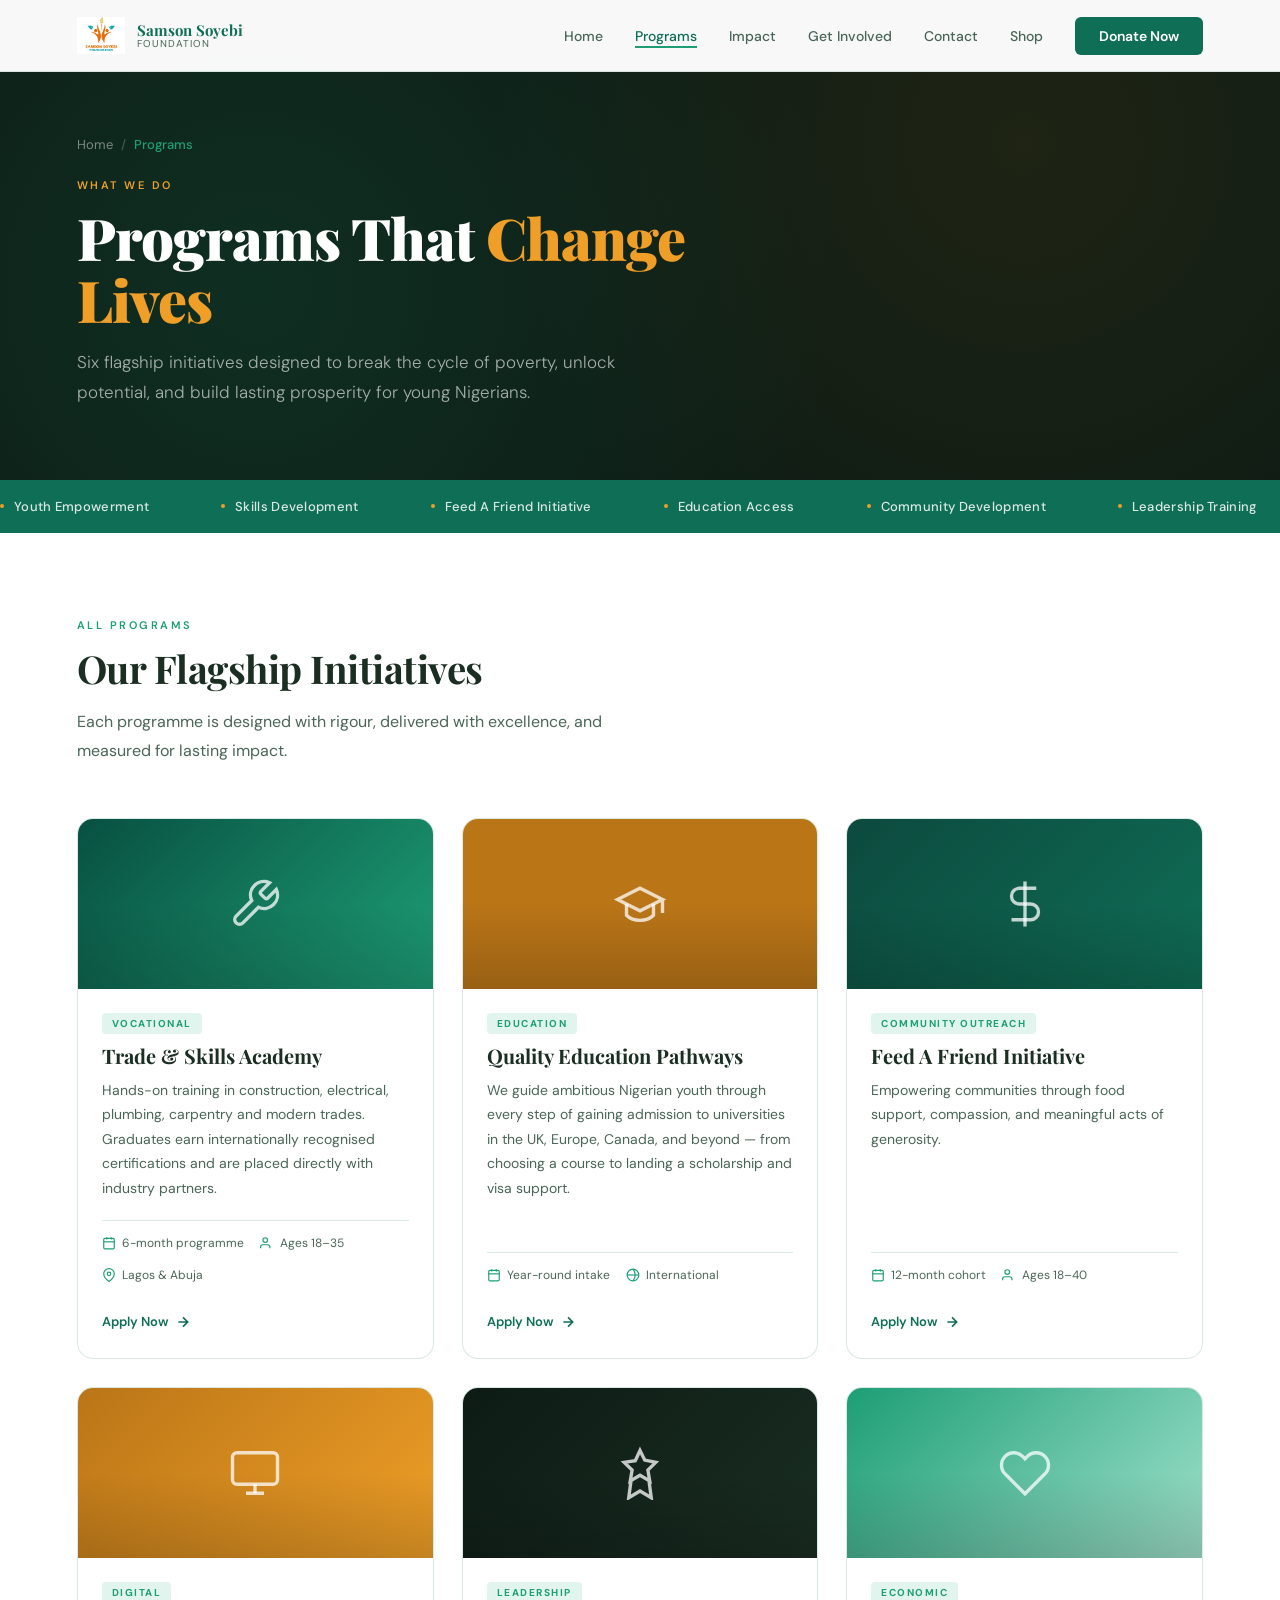
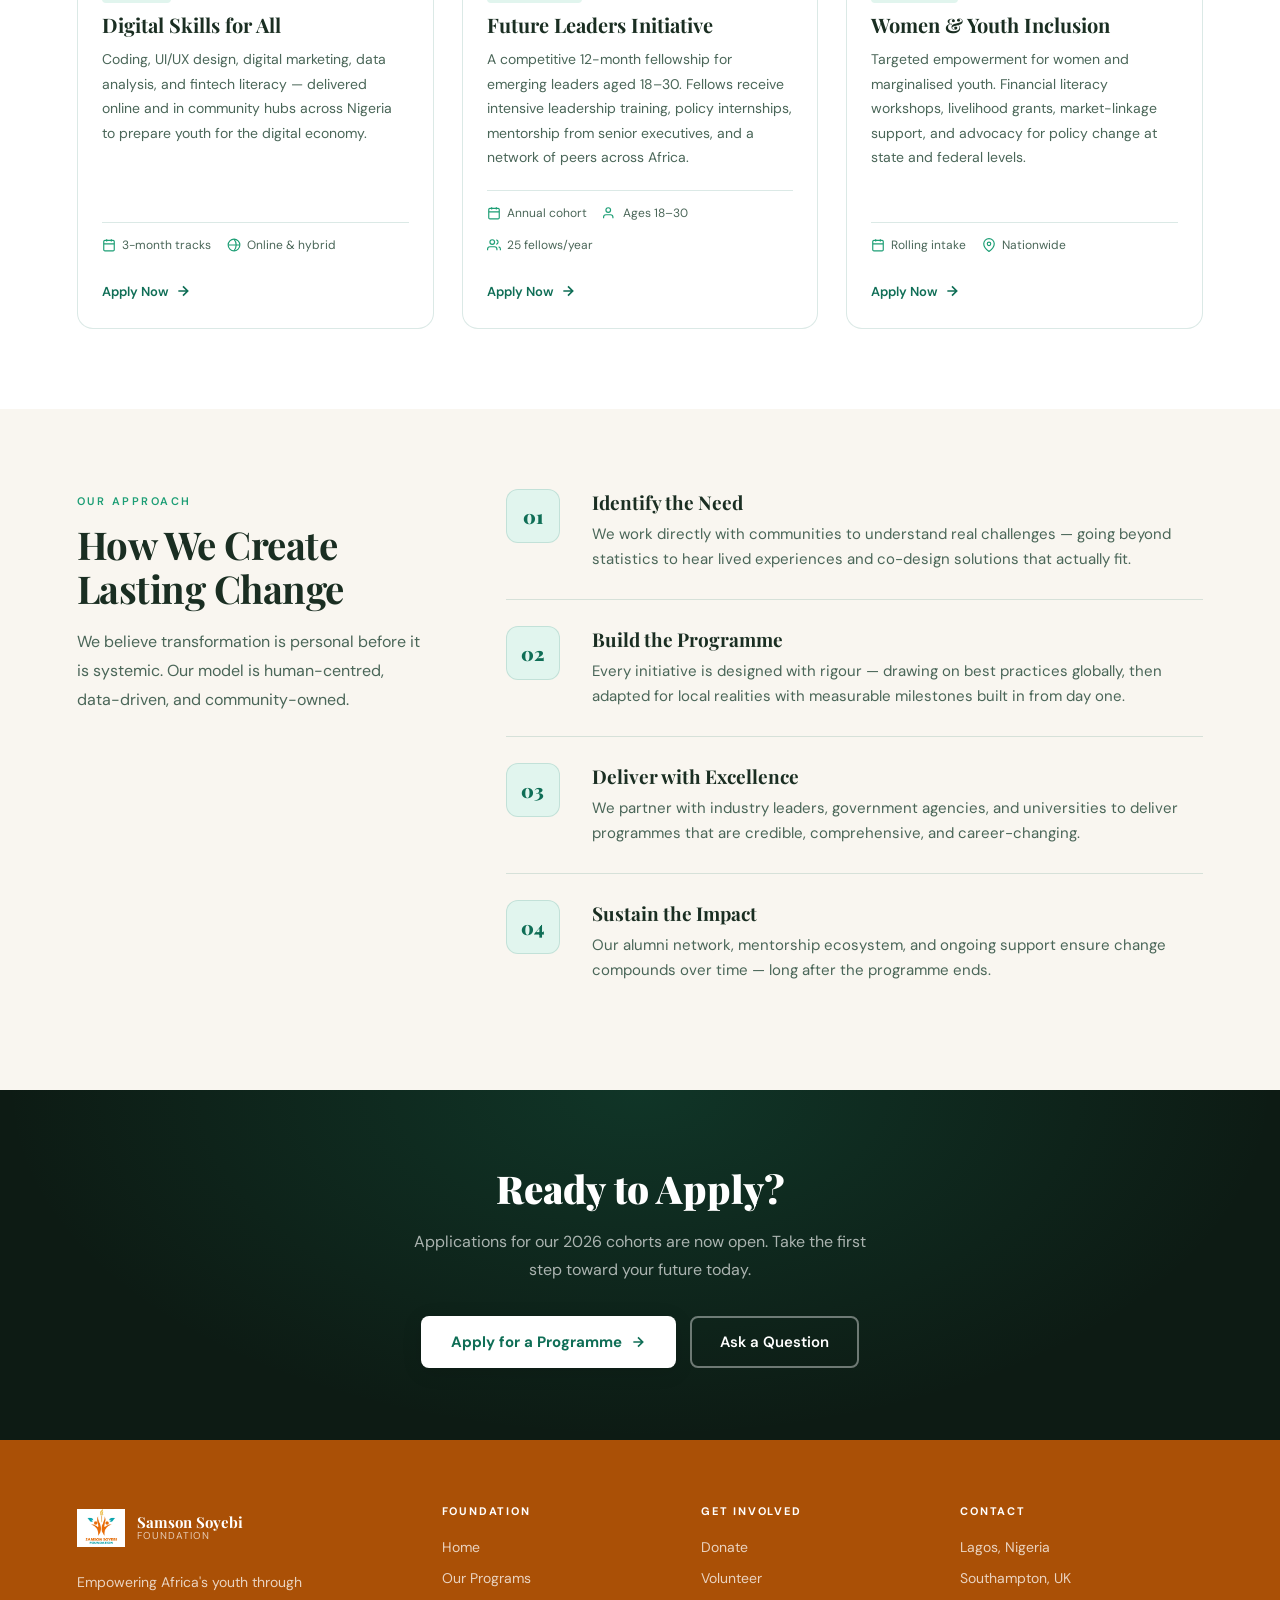
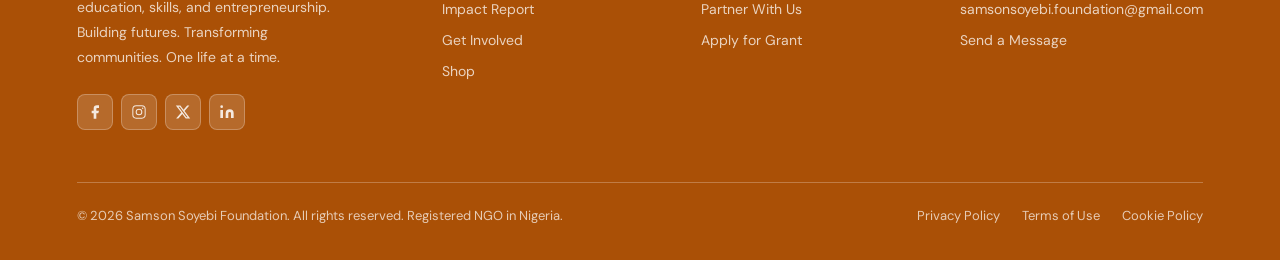
<file: programs.html>
<!DOCTYPE html>
<html lang="en">
<head>
<meta charset="UTF-8">
<meta name="viewport" content="width=device-width, initial-scale=1.0">
<title>Our Programs — Samson Soyebi Foundation</title>
<link href="https://fonts.googleapis.com/css2?family=Playfair+Display:wght@400;600;700;900&family=DM+Sans:wght@300;400;500;600&display=swap" rel="stylesheet">
<link rel="stylesheet" href="shared.css">
<style>
  /* ── PROGRAM CARDS FULL ── */
  .programs-intro { background: white; }
  .programs-full-grid {
    display: grid; grid-template-columns: repeat(3,1fr);
    gap: 28px; margin-top: 16px;
  }
  .pf-card {
    border-radius: 16px; overflow: hidden;
    border: 1px solid var(--ssf-border);
    background: white;
    transition: transform .3s, box-shadow .3s;
    display: flex; flex-direction: column;
  }
  .pf-card:hover {
    transform: translateY(-8px);
    box-shadow: 0 24px 60px rgba(15,110,86,.15);
  }
  .pf-visual {
    height: 170px;
    display: flex; align-items: center; justify-content: center;
    position: relative; overflow: hidden;
  }
  .pf-visual svg { width: 54px; height: 54px; color: rgba(255,255,255,.75); position: relative; z-index: 1; }
  .pf-visual::after {
    content: ''; position: absolute; inset: 0;
    background: linear-gradient(to bottom, transparent 50%, rgba(0,0,0,.18));
  }
  .pv-1 { background: linear-gradient(135deg,#085041,#1D9E75); }
  .pv-2 { background: linear-gradient(135deg,#BA7517,#BA7517); }
  .pv-3 { background: linear-gradient(135deg,#0c4a3e,#0F6E56); }
  .pv-4 { background: linear-gradient(135deg,#BA7517,#EF9F27); }
  .pv-5 { background: linear-gradient(135deg,#0D1B14,#1a2e22); }
  .pv-6 { background: linear-gradient(135deg,#1D9E75,#9FE1CB); }

  .pf-body { padding: 24px 24px 28px; display: flex; flex-direction: column; flex: 1; }
  .pf-tag {
    display: inline-block; font-size: 10px; font-weight: 700;
    letter-spacing: 1.5px; text-transform: uppercase;
    color: var(--ssf-green-light); background: var(--ssf-green-pale);
    padding: 4px 10px; border-radius: 4px; margin-bottom: 10px;
    align-self: flex-start;
  }
  .pf-name {
    font-family: var(--font-display); font-size: 20px;
    font-weight: 700; color: var(--ssf-text);
    margin-bottom: 10px; line-height: 1.2;
  }
  .pf-desc { font-size: 14px; color: var(--ssf-muted); line-height: 1.75; flex: 1; margin-bottom: 20px; }
  .pf-meta {
    display: flex; gap: 16px; flex-wrap: wrap;
    padding: 14px 0; border-top: 1px solid var(--ssf-border);
    margin-bottom: 16px;
  }
  .pf-meta-item {
    display: flex; align-items: center; gap: 6px;
    font-size: 12px; color: var(--ssf-muted);
  }
  .pf-meta-item svg { width: 14px; height: 14px; color: var(--ssf-green-light); flex-shrink: 0; }
  .pf-link {
    display: inline-flex; align-items: center; gap: 6px;
    font-size: 13px; font-weight: 600; color: var(--ssf-green);
    text-decoration: none; transition: gap .2s, color .2s;
  }
  .pf-link:hover { gap: 10px; color: var(--ssf-green-light); }
  .pf-link svg { width: 16px; height: 16px; transition: transform .2s; }
  .pf-link:hover svg { transform: translateX(3px); }

  /* ── HOW WE WORK ── */
  .how-section { background: var(--ssf-cream); }
  .how-inner {
    display: grid; grid-template-columns: 1fr 2fr;
    gap: 80px; align-items: start;
  }
  .how-left { position: sticky; top: 100px; }
  .how-steps { display: flex; flex-direction: column; }
  .how-step {
    display: grid; grid-template-columns: 64px 1fr;
    gap: 22px; padding: 26px 0;
    border-bottom: 1px solid var(--ssf-border);
    cursor: default;
    transition: padding-left .25s;
  }
  .how-step:first-child { padding-top: 0; }
  .how-step:last-child { border-bottom: none; }
  .how-step:hover { padding-left: 8px; }
  .step-num {
    width: 54px; height: 54px; border-radius: 12px;
    background: var(--ssf-green-pale);
    border: 1px solid var(--ssf-border);
    display: flex; align-items: center; justify-content: center;
    font-family: var(--font-display); font-size: 19px; font-weight: 900;
    color: var(--ssf-green); flex-shrink: 0;
    transition: background .2s, border-color .2s, color .2s;
  }
  .how-step:hover .step-num { background: var(--ssf-green); color: white; border-color: transparent; }
  .step-content h3 {
    font-family: var(--font-display); font-size: 19px;
    font-weight: 700; color: var(--ssf-text); margin-bottom: 7px;
  }
  .step-content p { font-size: 15px; color: var(--ssf-muted); line-height: 1.7; }

  /* ── APPLY BANNER ── */
  .apply-banner {
    background: var(--ssf-dark); padding: 72px 6%;
    text-align: center; position: relative; overflow: hidden;
  }
  .apply-banner::before {
    content: ''; position: absolute; inset: 0;
    background: radial-gradient(ellipse at 50% 0%, rgba(29,158,117,.2) 0%, transparent 70%);
  }
  .apply-inner { position: relative; z-index: 1; }
  .apply-inner h2 {
    font-family: var(--font-display); font-size: clamp(26px,3vw,42px);
    font-weight: 900; color: white; margin-bottom: 14px;
  }
  .apply-inner p {
    font-size: 16px; color: rgba(255,255,255,.65);
    max-width: 480px; margin: 0 auto 32px; line-height: 1.75;
  }
  .apply-actions { display: flex; gap: 14px; justify-content: center; flex-wrap: wrap; }
  .btn-outline-white {
    display: inline-flex; align-items: center; gap: 8px;
    background: transparent; color: white;
    font-size: 15px; font-weight: 600;
    padding: 14px 28px; border-radius: 8px;
    text-decoration: none;
    border: 2px solid rgba(255,255,255,.4);
    transition: border-color .2s, background .2s;
  }
  .btn-outline-white:hover { border-color: white; background: rgba(255,255,255,.08); }

  @media (max-width:1024px) {
    .programs-full-grid { grid-template-columns:1fr 1fr; }
    .how-inner { grid-template-columns:1fr; gap:40px; }
    .how-left { position: static; }
  }
  @media (max-width:768px) {
    .programs-full-grid { grid-template-columns:1fr; }
  }
</style>
</head>
<body data-page="programs">

<div class="page-hero">
  <div class="page-hero-grid"></div>
  <div class="page-hero-inner">
    <div class="page-hero-breadcrumb">
      <a href="index">Home</a>
      <span>/</span>
      <strong>Programs</strong>
    </div>
    <span class="page-hero-tag">What We Do</span>
    <h1>Programs That <em>Change Lives</em></h1>
    <p>Six flagship initiatives designed to break the cycle of poverty, unlock potential, and build lasting prosperity for young Nigerians.</p>
  </div>
</div>

<!-- ALL PROGRAMS -->
<section class="content-section programs-intro">
  <div style="max-width:580px;margin-bottom:52px;">
    <span class="section-tag">All Programs</span>
    <h2 class="section-title">Our Flagship Initiatives</h2>
    <p class="section-desc">Each programme is designed with rigour, delivered with excellence, and measured for lasting impact.</p>
  </div>

  <div class="programs-full-grid">
    <!-- 1 -->
    <div class="pf-card fade-up" id="skills">
      <div class="pf-visual pv-1">
        <svg viewBox="0 0 24 24" fill="none" stroke="currentColor" stroke-width="1.5"><path d="M14.7 6.3a1 1 0 000 1.4l1.6 1.6a1 1 0 001.4 0l3.77-3.77a6 6 0 01-7.94 7.94l-6.91 6.91a2.12 2.12 0 01-3-3l6.91-6.91a6 6 0 017.94-7.94l-3.76 3.76z"/></svg>
      </div>
      <div class="pf-body">
        <span class="pf-tag">Vocational</span>
        <div class="pf-name">Trade & Skills Academy</div>
        <p class="pf-desc">Hands-on training in construction, electrical, plumbing, carpentry and modern trades. Graduates earn internationally recognised certifications and are placed directly with industry partners.</p>
        <div class="pf-meta">
          <div class="pf-meta-item"><svg viewBox="0 0 24 24" fill="none" stroke="currentColor" stroke-width="2"><rect x="3" y="4" width="18" height="18" rx="2"/><line x1="16" y1="2" x2="16" y2="6"/><line x1="8" y1="2" x2="8" y2="6"/><line x1="3" y1="10" x2="21" y2="10"/></svg> 6-month programme</div>
          <div class="pf-meta-item"><svg viewBox="0 0 24 24" fill="none" stroke="currentColor" stroke-width="2"><path d="M17 21v-2a4 4 0 00-4-4H5a4 4 0 00-4 4v2"/><circle cx="9" cy="7" r="4"/></svg> Ages 18–35</div>
          <div class="pf-meta-item"><svg viewBox="0 0 24 24" fill="none" stroke="currentColor" stroke-width="2"><path d="M21 10c0 7-9 13-9 13s-9-6-9-13a9 9 0 0118 0z"/><circle cx="12" cy="10" r="3"/></svg> Lagos & Abuja</div>
        </div>
        <a href="https://www.honeytreatacademy.com/courses" target="_blank" rel="noopener noreferrer" class="pf-link">Apply Now <svg viewBox="0 0 24 24" fill="none" stroke="currentColor" stroke-width="2.5"><path d="M5 12h14M12 5l7 7-7 7"/></svg></a>
      </div>
    </div>

    <!-- 2 -->
    <div class="pf-card fade-up" id="education">
      <div class="pf-visual pv-2">
        <svg viewBox="0 0 24 24" fill="none" stroke="currentColor" stroke-width="1.5"><path d="M22 10v6M2 10l10-5 10 5-10 5z"/><path d="M6 12v5c3 3 9 3 12 0v-5"/></svg>
      </div>
      <div class="pf-body">
        <span class="pf-tag">Education</span>
        <div class="pf-name">Quality Education Pathways</div>
        <p class="pf-desc">We guide ambitious Nigerian youth through every step of gaining admission to universities in the UK, Europe, Canada, and beyond — from choosing a course to landing a scholarship and visa support.</p>
        <div class="pf-meta">
          <div class="pf-meta-item"><svg viewBox="0 0 24 24" fill="none" stroke="currentColor" stroke-width="2"><rect x="3" y="4" width="18" height="18" rx="2"/><line x1="16" y1="2" x2="16" y2="6"/><line x1="8" y1="2" x2="8" y2="6"/><line x1="3" y1="10" x2="21" y2="10"/></svg> Year-round intake</div>
          <div class="pf-meta-item"><svg viewBox="0 0 24 24" fill="none" stroke="currentColor" stroke-width="2"><circle cx="12" cy="12" r="10"/><line x1="2" y1="12" x2="22" y2="12"/><path d="M12 2a15.3 15.3 0 010 20"/></svg> International</div>
        </div>
        <a href="get-involved#apply" class="pf-link">Apply Now <svg viewBox="0 0 24 24" fill="none" stroke="currentColor" stroke-width="2.5"><path d="M5 12h14M12 5l7 7-7 7"/></svg></a>
      </div>
    </div>

    <!-- 3 -->
    <div class="pf-card fade-up" id="enterprise">
      <div class="pf-visual pv-3">
        <svg viewBox="0 0 24 24" fill="none" stroke="currentColor" stroke-width="1.5"><line x1="12" y1="2" x2="12" y2="22"/><path d="M17 5H9.5a3.5 3.5 0 000 7h5a3.5 3.5 0 010 7H6"/></svg>
      </div>
      <div class="pf-body">
        <span class="pf-tag">Community Outreach</span>
        <div class="pf-name">Feed A Friend Initiative</div>
        <p class="pf-desc">Empowering communities through food support, compassion, and meaningful acts of generosity.</p>
        <div class="pf-meta">
          <div class="pf-meta-item"><svg viewBox="0 0 24 24" fill="none" stroke="currentColor" stroke-width="2"><rect x="3" y="4" width="18" height="18" rx="2"/><line x1="16" y1="2" x2="16" y2="6"/><line x1="8" y1="2" x2="8" y2="6"/><line x1="3" y1="10" x2="21" y2="10"/></svg> 12-month cohort</div>
          <div class="pf-meta-item"><svg viewBox="0 0 24 24" fill="none" stroke="currentColor" stroke-width="2"><path d="M17 21v-2a4 4 0 00-4-4H5a4 4 0 00-4 4v2"/><circle cx="9" cy="7" r="4"/></svg> Ages 18–40</div>
        </div>
        <a href="get-involved#apply" class="pf-link">Apply Now <svg viewBox="0 0 24 24" fill="none" stroke="currentColor" stroke-width="2.5"><path d="M5 12h14M12 5l7 7-7 7"/></svg></a>
      </div>
    </div>

    <!-- 4 -->
    <div class="pf-card fade-up" id="digital">
      <div class="pf-visual pv-4">
        <svg viewBox="0 0 24 24" fill="none" stroke="currentColor" stroke-width="1.5"><rect x="2" y="3" width="20" height="14" rx="2"/><line x1="8" y1="21" x2="16" y2="21"/><line x1="12" y1="17" x2="12" y2="21"/></svg>
      </div>
      <div class="pf-body">
        <span class="pf-tag">Digital</span>
        <div class="pf-name">Digital Skills for All</div>
        <p class="pf-desc">Coding, UI/UX design, digital marketing, data analysis, and fintech literacy — delivered online and in community hubs across Nigeria to prepare youth for the digital economy.</p>
        <div class="pf-meta">
          <div class="pf-meta-item"><svg viewBox="0 0 24 24" fill="none" stroke="currentColor" stroke-width="2"><rect x="3" y="4" width="18" height="18" rx="2"/><line x1="16" y1="2" x2="16" y2="6"/><line x1="8" y1="2" x2="8" y2="6"/><line x1="3" y1="10" x2="21" y2="10"/></svg> 3-month tracks</div>
          <div class="pf-meta-item"><svg viewBox="0 0 24 24" fill="none" stroke="currentColor" stroke-width="2"><circle cx="12" cy="12" r="10"/><line x1="2" y1="12" x2="22" y2="12"/><path d="M12 2a15.3 15.3 0 010 20"/></svg> Online & hybrid</div>
        </div>
        <a href="https://www.honeytreatacademy.com/courses" target="_blank" rel="noopener noreferrer" class="pf-link">Apply Now <svg viewBox="0 0 24 24" fill="none" stroke="currentColor" stroke-width="2.5"><path d="M5 12h14M12 5l7 7-7 7"/></svg></a>
      </div>
    </div>

    <!-- 5 -->
    <div class="pf-card fade-up" id="leadership">
      <div class="pf-visual pv-5">
        <svg viewBox="0 0 24 24" fill="none" stroke="currentColor" stroke-width="1.5"><path d="M8.21 13.89L7 23l5-3 5 3-1.21-9.12M12 2l2.09 4.26L19 7.27l-3.5 3.41.83 4.82L12 13l-4.33 2.5.83-4.82L5 7.27l4.91-.72z"/></svg>
      </div>
      <div class="pf-body">
        <span class="pf-tag">Leadership</span>
        <div class="pf-name">Future Leaders Initiative</div>
        <p class="pf-desc">A competitive 12-month fellowship for emerging leaders aged 18–30. Fellows receive intensive leadership training, policy internships, mentorship from senior executives, and a network of peers across Africa.</p>
        <div class="pf-meta">
          <div class="pf-meta-item"><svg viewBox="0 0 24 24" fill="none" stroke="currentColor" stroke-width="2"><rect x="3" y="4" width="18" height="18" rx="2"/><line x1="16" y1="2" x2="16" y2="6"/><line x1="8" y1="2" x2="8" y2="6"/><line x1="3" y1="10" x2="21" y2="10"/></svg> Annual cohort</div>
          <div class="pf-meta-item"><svg viewBox="0 0 24 24" fill="none" stroke="currentColor" stroke-width="2"><path d="M17 21v-2a4 4 0 00-4-4H5a4 4 0 00-4 4v2"/><circle cx="9" cy="7" r="4"/></svg> Ages 18–30</div>
          <div class="pf-meta-item"><svg viewBox="0 0 24 24" fill="none" stroke="currentColor" stroke-width="2"><path d="M17 21v-2a4 4 0 00-4-4H5a4 4 0 00-4 4v2"/><circle cx="9" cy="7" r="4"/><path d="M23 21v-2a4 4 0 00-3-3.87M16 3.13a4 4 0 010 7.75"/></svg> 25 fellows/year</div>
        </div>
        <a href="get-involved#apply" class="pf-link">Apply Now <svg viewBox="0 0 24 24" fill="none" stroke="currentColor" stroke-width="2.5"><path d="M5 12h14M12 5l7 7-7 7"/></svg></a>
      </div>
    </div>

    <!-- 6 -->
    <div class="pf-card fade-up" id="inclusion">
      <div class="pf-visual pv-6">
        <svg viewBox="0 0 24 24" fill="none" stroke="currentColor" stroke-width="1.5"><path d="M20.84 4.61a5.5 5.5 0 00-7.78 0L12 5.67l-1.06-1.06a5.5 5.5 0 00-7.78 7.78l1.06 1.06L12 21.23l7.78-7.78 1.06-1.06a5.5 5.5 0 000-7.78z"/></svg>
      </div>
      <div class="pf-body">
        <span class="pf-tag">Economic</span>
        <div class="pf-name">Women & Youth Inclusion</div>
        <p class="pf-desc">Targeted empowerment for women and marginalised youth. Financial literacy workshops, livelihood grants, market-linkage support, and advocacy for policy change at state and federal levels.</p>
        <div class="pf-meta">
          <div class="pf-meta-item"><svg viewBox="0 0 24 24" fill="none" stroke="currentColor" stroke-width="2"><rect x="3" y="4" width="18" height="18" rx="2"/><line x1="16" y1="2" x2="16" y2="6"/><line x1="8" y1="2" x2="8" y2="6"/><line x1="3" y1="10" x2="21" y2="10"/></svg> Rolling intake</div>
          <div class="pf-meta-item"><svg viewBox="0 0 24 24" fill="none" stroke="currentColor" stroke-width="2"><path d="M21 10c0 7-9 13-9 13s-9-6-9-13a9 9 0 0118 0z"/><circle cx="12" cy="10" r="3"/></svg> Nationwide</div>
        </div>
        <a href="get-involved#apply" class="pf-link">Apply Now <svg viewBox="0 0 24 24" fill="none" stroke="currentColor" stroke-width="2.5"><path d="M5 12h14M12 5l7 7-7 7"/></svg></a>
      </div>
    </div>
  </div>
</section>

<!-- HOW WE WORK -->
<section class="content-section bg-cream how-section">
  <div class="how-inner">
    <div class="how-left fade-up">
      <span class="section-tag">Our Approach</span>
      <h2 class="section-title">How We Create Lasting Change</h2>
      <p class="section-desc">We believe transformation is personal before it is systemic. Our model is human-centred, data-driven, and community-owned.</p>
    </div>
    <div class="how-steps">
      <div class="how-step fade-up">
        <div class="step-num">01</div>
        <div class="step-content">
          <h3>Identify the Need</h3>
          <p>We work directly with communities to understand real challenges — going beyond statistics to hear lived experiences and co-design solutions that actually fit.</p>
        </div>
      </div>
      <div class="how-step fade-up">
        <div class="step-num">02</div>
        <div class="step-content">
          <h3>Build the Programme</h3>
          <p>Every initiative is designed with rigour — drawing on best practices globally, then adapted for local realities with measurable milestones built in from day one.</p>
        </div>      
      </div>
      <div class="how-step fade-up">
        <div class="step-num">03</div>
        <div class="step-content">
          <h3>Deliver with Excellence</h3>
          <p>We partner with industry leaders, government agencies, and universities to deliver programmes that are credible, comprehensive, and career-changing.</p>
        </div>
      </div>
      <div class="how-step fade-up">
        <div class="step-num">04</div>
        <div class="step-content">
          <h3>Sustain the Impact</h3>
          <p>Our alumni network, mentorship ecosystem, and ongoing support ensure change compounds over time — long after the programme ends.</p>
        </div>
      </div>
    </div>
  </div>
</section>
 
<!-- APPLY BANNER -->
<section class="apply-banner">
  <div class="apply-inner">
    <h2>Ready to Apply?</h2>
    <p>Applications for our 2026 cohorts are now open. Take the first step toward your future today.</p>
    <div class="apply-actions">
      <a href="get-involved#apply" class="btn-white">Apply for a Programme <svg width="16" height="16" viewBox="0 0 24 24" fill="none" stroke="currentColor" stroke-width="2.5"><path d="M5 12h14M12 5l7 7-7 7"/></svg></a>
      <a href="contact" class="btn-outline-white">Ask a Question</a>
    </div>
  </div>
</section>

<script src="shared.js"></script>
</body>
</html>
</file>
<file: shared.css>
/* ── SSF SHARED STYLES ─────────────────────────────── */
@import url('https://fonts.googleapis.com/css2?family=Playfair+Display:wght@400;600;700;900&family=DM+Sans:wght@300;400;500;600&display=swap');

:root {
  --ssf-green: #0F6E56;
  --ssf-green-light: #1D9E75;
  --ssf-green-pale: #E1F5EE;
  --ssf-gold: #BA7517;
  --ssf-gold-light: #EF9F27;
  --ssf-gold-pale: #FAEEDA;
  --ssf-dark: #0D1B14;
  --ssf-charcoal: #1a2e22;
  --ssf-text: #1a2e22;
  --ssf-muted: #4a6658;
  --ssf-white: #ffffff;
  --ssf-footer: #aa5006;
  --ssf-cream: #f9f6f0;
  --ssf-border: rgba(15,110,86,0.15);
  --font-display: 'Playfair Display', Georgia, serif;
  --font-body: 'DM Sans', system-ui, sans-serif;
  --nav-h: 72px;
}

*, *::before, *::after { box-sizing: border-box; margin: 0; padding: 0; }
html { scroll-behavior: smooth; }
body {
  font-family: var(--font-body);
  color: var(--ssf-text);
  background: var(--ssf-white);
  overflow-x: hidden;
}

/* ── NAV ── */
nav {
  position: fixed; top: 0; left: 0; right: 0;
  height: var(--nav-h);
  background: rgba(255,255,255,0.97);
  backdrop-filter: blur(12px);
  border-bottom: 1px solid var(--ssf-border);
  display: flex; align-items: center; justify-content: space-between;
  padding: 0 6%;
  z-index: 1000;
  transition: box-shadow .3s;
}
nav.scrolled { box-shadow: 0 4px 24px rgba(15,110,86,0.1); }

.nav-logo {
  display: flex; align-items: center; gap: 12px;
  text-decoration: none;
}
.nav-logo-mark {
  width: 42px; height: 42px;
  background: var(--ssf-green);
  border-radius: 10px;
  display: flex; align-items: center; justify-content: center;
}
.nav-logo-mark svg { width: 24px; height: 24px; }
.nav-logo-text {
  display: flex; flex-direction: column;
  line-height: 1.1;
}
.nav-logo-text span:first-child {
  font-family: var(--font-display);
  font-weight: 700;
  font-size: 15px;
  color: var(--ssf-green);
}
.nav-logo-text span:last-child {
  font-size: 10px;
  color: var(--ssf-muted);
  letter-spacing: 1px;
  text-transform: uppercase;
}
.nav-links {
  display: flex; align-items: center; gap: 32px;
  list-style: none;
}
.nav-links a {
  text-decoration: none;
  font-size: 14px;
  font-weight: 500;
  color: var(--ssf-muted);
  transition: color .2s;
  position: relative;
}
.nav-links a::after {
  content: '';
  position: absolute; bottom: -3px; left: 0; right: 0;
  height: 2px;
  background: var(--ssf-green-light);
  transform: scaleX(0);
  transition: transform .25s ease;
}
.nav-links a:hover,
.nav-links a.active { color: var(--ssf-green); }
.nav-links a:hover::after,
.nav-links a.active::after { transform: scaleX(1); }

.nav-cta {
  background: var(--ssf-green) !important;
  color: white !important;
  padding: 10px 24px;
  border-radius: 6px;
  font-weight: 600 !important;
  font-size: 14px;
  text-decoration: none;
  transition: background .2s, transform .15s;
}
.nav-cta::after { display: none !important; }
.nav-cta:hover { background: var(--ssf-green-light) !important; transform: translateY(-1px); }

/* ══════════════════════════════════════════
   HAMBURGER BUTTON
══════════════════════════════════════════ */
.nav-toggle {
  display: none;
  flex-direction: column;
  justify-content: center;
  align-items: center;
  gap: 5px;
  width: 42px; height: 42px;
  background: none;
  border: 1.5px solid var(--ssf-border);
  border-radius: 10px;
  cursor: pointer;
  padding: 8px;
  transition: background .2s, border-color .2s;
  flex-shrink: 0;
}
.nav-toggle:hover {
  background: var(--ssf-green-pale);
  border-color: var(--ssf-green-light);
}
.nav-toggle .bar {
  display: block;
  width: 18px; height: 2px;
  background: var(--ssf-text);
  border-radius: 2px;
  transition: transform .3s ease, opacity .25s ease, width .25s ease;
  transform-origin: center;
}
/* Hamburger → X when active */
.nav-toggle.active .bar:nth-child(1) { transform: translateY(7px) rotate(45deg); }
.nav-toggle.active .bar:nth-child(2) { opacity: 0; width: 0; }
.nav-toggle.active .bar:nth-child(3) { transform: translateY(-7px) rotate(-45deg); }

/* ══════════════════════════════════════════
   MOBILE MENU — full-screen centered overlay
   Matches reference: all links centered,
   Donate button below, socials at bottom.
   NO scroll, NO side drawer, NO backdrop.
══════════════════════════════════════════ */
.nav-overlay-menu {
  display: none; /* hidden on desktop */
}

/* Show on mobile only */
@media (max-width: 768px) {
  .nav-overlay-menu {
    display: block;
    position: fixed;
    top: var(--nav-h);
    left: 0; right: 0;
    /* Height = full screen minus nav bar */
    height: calc(100vh - var(--nav-h));
    height: calc(100dvh - var(--nav-h));
    background: white;
    z-index: 1050;
    /* Hidden state */
    opacity: 0;
    pointer-events: none;
    transform: translateY(-12px);
    transition: opacity .25s ease, transform .25s ease;
    overflow: hidden;
  }
  .nav-overlay-menu.open {
    opacity: 1;
    pointer-events: auto;
    transform: translateY(0);
  }

  .nav-overlay-inner {
    height: 100%;
    display: flex;
    flex-direction: column;
    align-items: center;
    justify-content: center;
    padding: 24px 6% 32px;
    gap: 0;
  }

  /* All nav links centered */
  .nav-overlay-links {
    display: flex;
    flex-direction: column;
    align-items: center;
    width: 100%;
    margin-bottom: 28px;
  }
  .nav-overlay-links a {
    display: block;
    text-align: center;
    width: 100%;
    padding: 14px 20px;
    font-size: 18px;
    font-weight: 600;
    color: var(--ssf-text);
    text-decoration: none;
    border-bottom: 1px solid rgba(15,110,86,0.08);
    transition: color .15s, background .15s;
    border-radius: 8px;
  }
  .nav-overlay-links a:last-child { border-bottom: none; }
  .nav-overlay-links a:hover {
    color: var(--ssf-green);
    background: var(--ssf-green-pale);
  }
  .nav-overlay-links a.active {
    color: var(--ssf-green);
    font-weight: 800;
    background: var(--ssf-green-pale);
    border-radius: 100px;
    border-bottom: none;
    margin-bottom: 4px;
  }

  /* Donate button */
  .nav-overlay-donate {
    display: flex;
    align-items: center;
    justify-content: center;
    gap: 10px;
    width: 100%;
    max-width: 320px;
    padding: 15px 20px;
    background: var(--ssf-green);
    color: white !important;
    font-size: 16px;
    font-weight: 700;
    text-decoration: none;
    border-radius: 12px;
    margin-bottom: 24px;
    box-shadow: 0 4px 18px rgba(15,110,86,0.3);
    transition: background .2s, transform .15s;
  }
  .nav-overlay-donate:hover {
    background: var(--ssf-green-light);
    transform: translateY(-1px);
  }

  /* Social icons row */
  .nav-overlay-socials {
    display: flex;
    gap: 12px;
    justify-content: center;
  }
  .nav-overlay-socials a {
    width: 40px; height: 40px;
    background: var(--ssf-cream);
    border: 1px solid var(--ssf-border);
    border-radius: 10px;
    display: flex; align-items: center; justify-content: center;
    color: var(--ssf-muted);
    text-decoration: none;
    transition: background .2s, color .2s, border-color .2s, transform .15s;
  }
  .nav-overlay-socials a svg { width: 17px; height: 17px; }
  .nav-overlay-socials a:hover {
    background: var(--ssf-green);
    color: white;
    border-color: var(--ssf-green);
    transform: translateY(-2px);
  }
}

/* ── PAGE HERO (inner pages) ── */
.page-hero {
  background: var(--ssf-dark);
  padding: calc(var(--nav-h) + 64px) 6% 72px;
  position: relative;
  overflow: hidden;
}
.page-hero::before {
  content: '';
  position: absolute; inset: 0;
  background-image:
    radial-gradient(circle at 20% 60%, rgba(29,158,117,0.15) 0%, transparent 55%),
    radial-gradient(circle at 80% 30%, rgba(186,117,23,0.10) 0%, transparent 50%);
}
.page-hero-grid { display: none; }
.page-hero-inner {
  position: relative; z-index: 2;
  max-width: 680px;
  animation: pageIn .7s ease forwards;
  opacity: 0; transform: translateY(20px);
}
@keyframes pageIn { to { opacity:1; transform:translateY(0); } }
.page-hero-breadcrumb {
  display: flex; align-items: center; gap: 8px;
  margin-bottom: 20px;
}
.page-hero-breadcrumb a {
  font-size: 13px; color: rgba(255,255,255,0.45);
  text-decoration: none; transition: color .2s;
}
.page-hero-breadcrumb a:hover { color: var(--ssf-green-light); }
.page-hero-breadcrumb span { font-size: 13px; color: rgba(255,255,255,0.25); }
.page-hero-breadcrumb strong {
  font-size: 13px; font-weight: 500;
  color: var(--ssf-green-light);
}
.page-hero-tag {
  display: inline-block;
  font-size: 11px; font-weight: 600;
  letter-spacing: 2.5px; text-transform: uppercase;
  color: var(--ssf-gold-light);
  margin-bottom: 14px;
}
.page-hero h1 {
  font-family: var(--font-display);
  font-size: clamp(36px, 4.5vw, 60px);
  font-weight: 900;
  color: white;
  line-height: 1.08;
  letter-spacing: -1px;
  margin-bottom: 18px;
}
.page-hero h1 em { font-style: normal; color: var(--ssf-gold-light); }
.page-hero p {
  font-size: 17px;
  color: rgba(255,255,255,0.62);
  line-height: 1.75;
  max-width: 540px;
  font-weight: 300;
}

/* ── SHARED SECTION UTILS ── */
.section-tag {
  display: inline-block;
  font-size: 11px; font-weight: 600;
  letter-spacing: 2.5px; text-transform: uppercase;
  color: var(--ssf-green-light);
  margin-bottom: 14px;
}
.section-title {
  font-family: var(--font-display);
  font-size: clamp(28px, 3vw, 46px);
  font-weight: 700;
  color: var(--ssf-text);
  line-height: 1.15;
  letter-spacing: -0.5px;
  margin-bottom: 18px;
}
.section-desc {
  font-size: 16px;
  color: var(--ssf-muted);
  line-height: 1.8;
  max-width: 580px;
}
.content-section { padding: 80px 6%; }
.content-section.bg-cream { background: var(--ssf-cream); }
.content-section.bg-dark { background: var(--ssf-dark); position: relative; overflow: hidden; }

/* ── BUTTONS ── */
.btn-primary {
  display: inline-flex; align-items: center; gap: 8px;
  background: var(--ssf-green-light);
  color: white; font-size: 15px; font-weight: 600;
  padding: 14px 30px; border-radius: 8px;
  text-decoration: none; border: none; cursor: pointer;
  transition: background .2s, transform .15s, box-shadow .2s;
  box-shadow: 0 4px 20px rgba(29,158,117,0.3);
}
.btn-primary:hover { background: var(--ssf-green); transform: translateY(-2px); box-shadow: 0 8px 28px rgba(29,158,117,0.45); }
.btn-outline {
  display: inline-flex; align-items: center; gap: 8px;
  background: transparent; color: var(--ssf-green);
  font-size: 15px; font-weight: 600;
  padding: 13px 28px; border-radius: 8px;
  text-decoration: none; cursor: pointer;
  border: 1.5px solid var(--ssf-green);
  transition: background .2s, color .2s;
}
.btn-outline:hover { background: var(--ssf-green); color: white; }
.btn-white {
  display: inline-flex; align-items: center; gap: 8px;
  background: white; color: var(--ssf-green);
  font-size: 15px; font-weight: 700;
  padding: 14px 30px; border-radius: 8px;
  text-decoration: none; cursor: pointer; border: none;
  transition: background .2s, transform .15s;
  box-shadow: 0 4px 20px rgba(0,0,0,0.12);
}
.btn-white:hover { background: var(--ssf-cream); transform: translateY(-2px); }

/* ── FADE-UP ── */
.fade-up { opacity: 0; transform: translateY(32px); transition: opacity .65s ease, transform .65s ease; }
.fade-up.visible { opacity: 1; transform: translateY(0); }
.fade-up:nth-child(2) { transition-delay: .08s; }
.fade-up:nth-child(3) { transition-delay: .16s; }
.fade-up:nth-child(4) { transition-delay: .24s; }
.fade-up:nth-child(5) { transition-delay: .32s; }
.fade-up:nth-child(6) { transition-delay: .40s; }

/* ── MISSION STRIP ── */
.mission-strip { background: var(--ssf-green); padding: 18px 0; overflow: hidden; }
.mission-strip-inner {
  display: flex; gap: 72px;
  animation: tickerScroll 28s linear infinite;
  white-space: nowrap;
}
@keyframes tickerScroll { from { transform: translateX(0); } to { transform: translateX(-50%); } }
.mission-strip-item {
  display: inline-flex; align-items: center; gap: 10px;
  color: rgba(255,255,255,0.85);
  font-size: 13px; font-weight: 500;
  letter-spacing: 0.3px; flex-shrink: 0;
}
.mission-strip-dot { width: 4px; height: 4px; background: var(--ssf-gold-light); border-radius: 50%; flex-shrink: 0; }

/* ── FOOTER ── */
footer {
  background: #aa5006;
  padding: 64px 6% 36px;
  color: rgba(255,255,255,0.85);
}
.footer-grid {
  display: grid;
  grid-template-columns: 1.5fr 1fr 1fr 1fr;
  gap: 48px;
  margin-bottom: 52px;
}
.footer-brand-desc { font-size: 14px; line-height: 1.8; color: rgba(255,255,255,0.75); margin: 18px 0 24px; max-width: 268px; }
.footer-social { display: flex; gap: 8px; }
.footer-social-link {
  width: 36px; height: 36px;
  background: rgba(255,255,255,0.15);
  border: 1px solid rgba(255,255,255,0.25);
  border-radius: 8px;
  display: flex; align-items: center; justify-content: center;
  color: rgba(255,255,255,0.85);
  text-decoration: none;
  transition: background .2s, border-color .2s, color .2s;
}
.footer-social-link svg { width: 16px; height: 16px; }
.footer-social-link:hover { background: rgba(255,255,255,0.30); border-color: white; color: white; }
.footer-col-title { font-size: 11px; font-weight: 700; letter-spacing: 1.8px; text-transform: uppercase; color: white; margin-bottom: 18px; }
.footer-links { display: flex; flex-direction: column; gap: 10px; list-style: none; }
.footer-links a { font-size: 14px; color: rgba(255,255,255,0.75); text-decoration: none; transition: color .2s; }
.footer-links a:hover { color: white; }
.footer-bottom {
  border-top: 1px solid rgba(255,255,255,0.25);
  padding-top: 24px;
  display: flex; justify-content: space-between; align-items: center;
  flex-wrap: wrap; gap: 12px;
  font-size: 13px; color: rgba(255,255,255,0.70);
}
.footer-bottom-links { display: flex; gap: 22px; }
.footer-bottom-links a { color: rgba(255,255,255,0.70); text-decoration: none; transition: color .2s; }
.footer-bottom-links a:hover { color: white; }
footer .nav-logo-text span:first-child { color: white; }
footer .nav-logo-text span:last-child { color: rgba(255,255,255,0.70); }

/* ── FORM ELEMENTS ── */
.form-group { margin-bottom: 20px; }
.form-label { display: block; font-size: 13px; font-weight: 600; color: var(--ssf-text); margin-bottom: 7px; letter-spacing: 0.2px; }
.form-label span { color: var(--ssf-gold); margin-left: 2px; }
.form-input, .form-select, .form-textarea {
  width: 100%; padding: 12px 16px;
  font-family: var(--font-body); font-size: 15px; color: var(--ssf-text);
  background: white; border: 1.5px solid rgba(15,110,86,0.2);
  border-radius: 8px; transition: border-color .2s, box-shadow .2s; appearance: none;
}
.form-input:focus, .form-select:focus, .form-textarea:focus {
  outline: none; border-color: var(--ssf-green-light);
  box-shadow: 0 0 0 3px rgba(29,158,117,0.12);
}
.form-input::placeholder, .form-textarea::placeholder { color: rgba(74,102,88,0.5); }
.form-textarea { resize: vertical; min-height: 120px; line-height: 1.6; }
.form-select { background-image: url("data:image/svg+xml,%3Csvg xmlns='http://www.w3.org/2000/svg' width='16' height='16' viewBox='0 0 24 24' fill='none' stroke='%234a6658' stroke-width='2'%3E%3Cpath d='M6 9l6 6 6-6'/%3E%3C/svg%3E"); background-repeat: no-repeat; background-position: right 14px center; padding-right: 40px; cursor: pointer; }
.form-row { display: grid; grid-template-columns: 1fr 1fr; gap: 16px; }
.form-submit {
  width: 100%; padding: 16px; font-family: var(--font-body);
  font-size: 16px; font-weight: 700; color: white; background: var(--ssf-green);
  border: none; border-radius: 8px; cursor: pointer;
  transition: background .2s, transform .15s, box-shadow .2s;
  box-shadow: 0 4px 20px rgba(15,110,86,0.3);
  display: flex; align-items: center; justify-content: center; gap: 10px;
}
.form-submit:hover { background: var(--ssf-green-light); transform: translateY(-2px); box-shadow: 0 8px 28px rgba(15,110,86,0.4); }
.form-submit svg { width: 18px; height: 18px; }

/* ── COUNTING ── */
.counting { display: inline-block; }

/* ══════════════════════════════════════════
   RESPONSIVE
══════════════════════════════════════════ */

/* Tablet */
@media (max-width: 1024px) {
  .footer-grid { grid-template-columns: 1fr 1fr; }
}

/* Mobile */
@media (max-width: 768px) {
  nav { padding: 0 5%; }
  .content-section { padding: 60px 5%; }
  .page-hero { padding: calc(var(--nav-h) + 40px) 5% 56px; }
  .page-hero h1 { font-size: clamp(28px, 7vw, 40px); }
  .page-hero p { font-size: 15px; }

  /* Show hamburger, hide desktop links */
  .nav-links { display: none !important; }
  .nav-toggle { display: flex !important; }

  /* Footer */
  .footer-grid { grid-template-columns: 1fr; gap: 36px; }
  .footer-bottom { flex-direction: column; align-items: flex-start; }
  footer { padding: 48px 5% 32px; }

  /* Forms */
  .form-row { grid-template-columns: 1fr; }
}

/* Small mobile */
@media (max-width: 480px) {
  nav { padding: 0 4%; }
  .content-section { padding: 48px 4%; }
  .section-title { font-size: clamp(22px, 7vw, 30px); }
  .btn-primary, .btn-outline, .btn-white { padding: 12px 20px; font-size: 14px; }
  .footer-bottom-links { flex-wrap: wrap; gap: 12px; }
}
</file>
